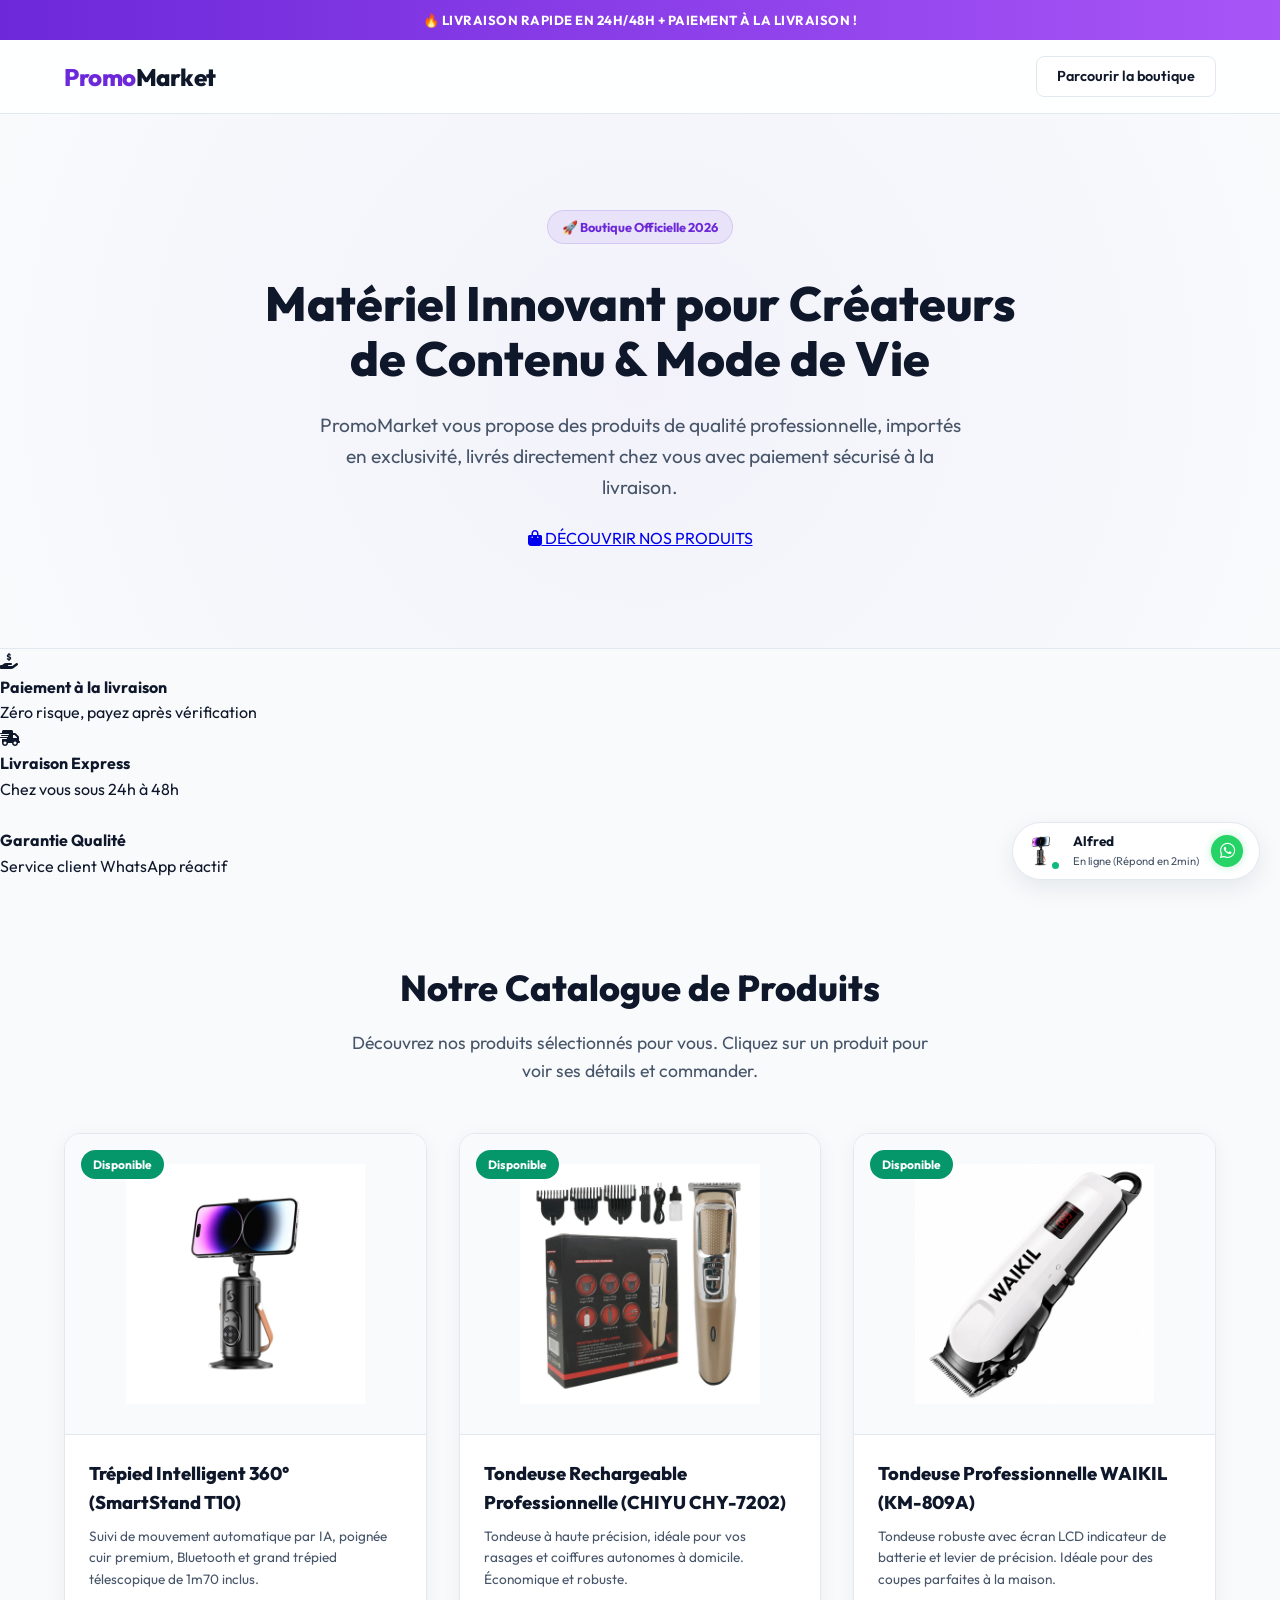
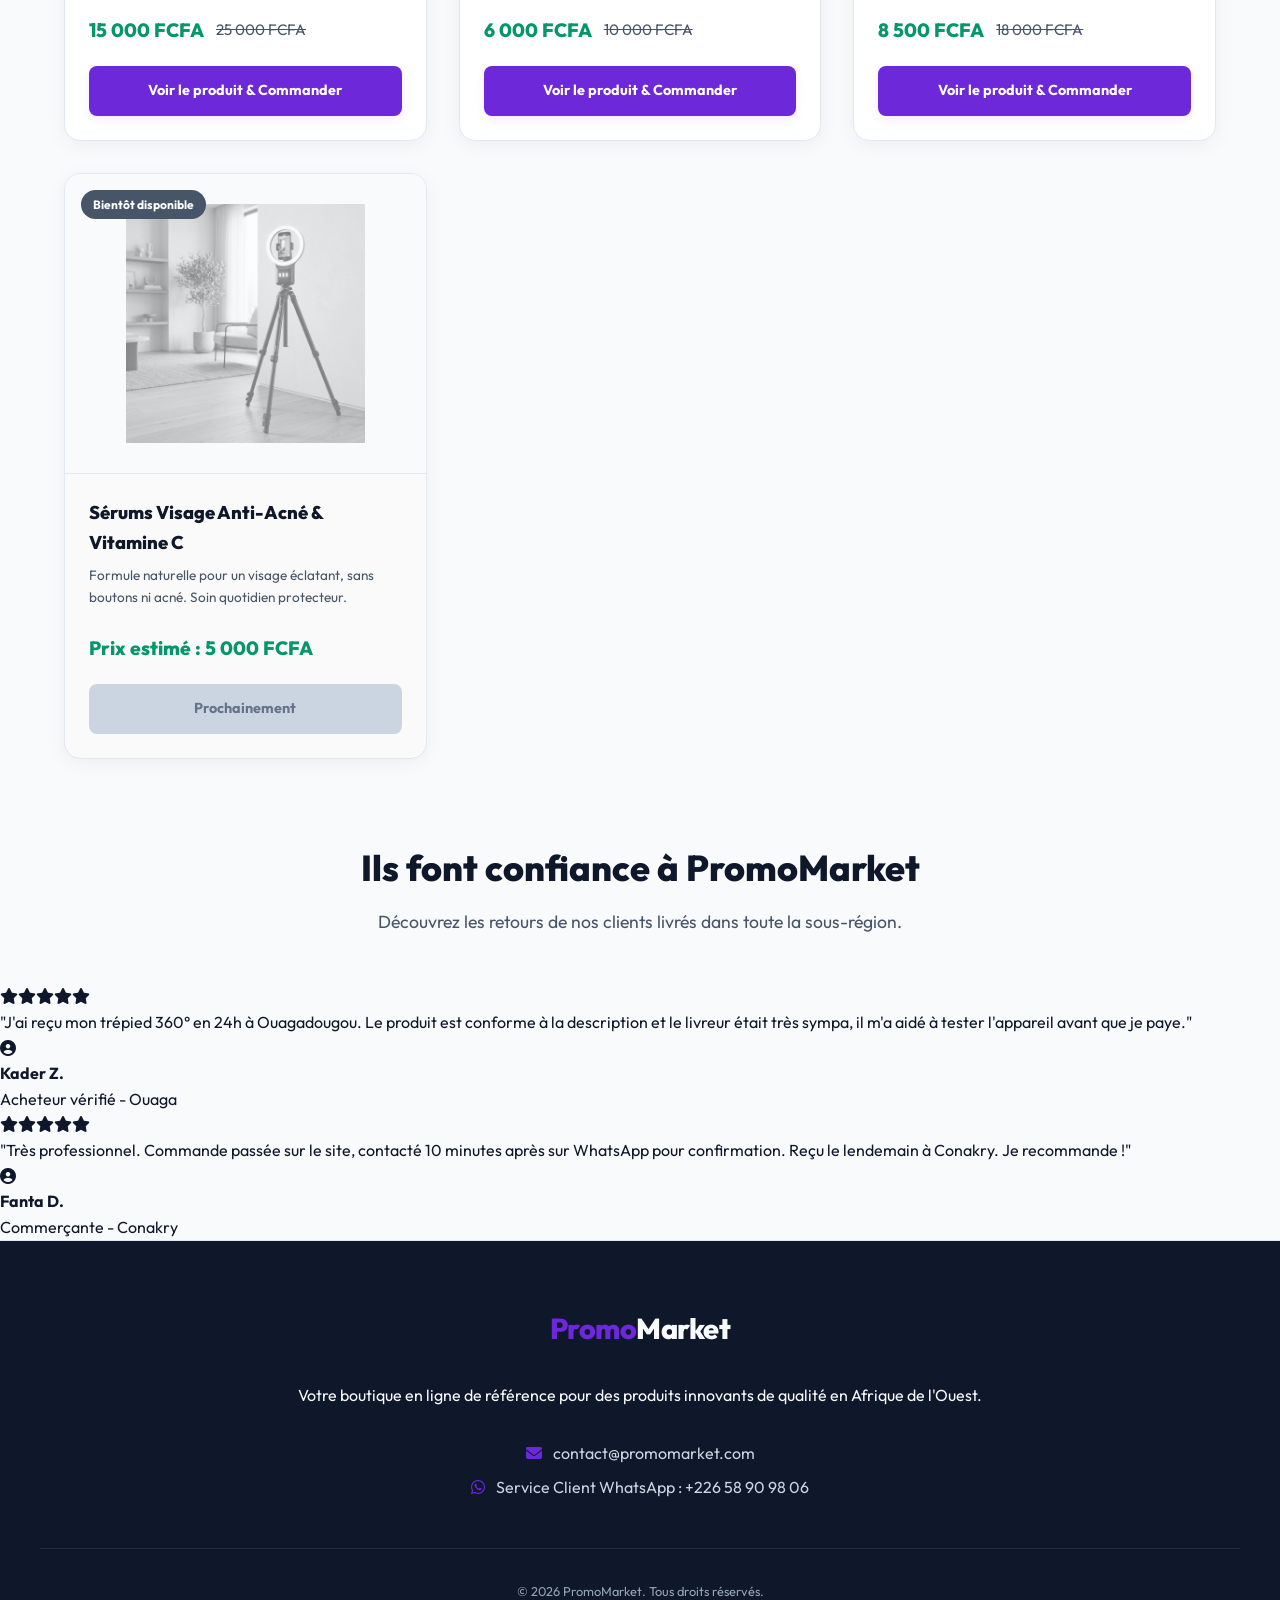
<file: index.html>
<!DOCTYPE html>
<html lang="fr">
<head>
    <meta charset="UTF-8">
    <meta name="viewport" content="width=device-width, initial-scale=1.0">
    <title>PromoMarket | Votre Boutique E-commerce en Afrique de l'Ouest</title>
    <meta name="description" content="Découvrez notre sélection de produits innovants de qualité professionnelle sur PromoMarket. Paiement à la livraison et livraison rapide.">
    <!-- Google Fonts -->
    <link rel="preconnect" href="https://fonts.googleapis.com">
    <link rel="preconnect" href="https://fonts.gstatic.com" crossorigin>
    <link href="https://fonts.googleapis.com/css2?family=Outfit:wght@300;400;600;700;800&display=swap" rel="stylesheet">
    <!-- FontAwesome for Icons -->
    <link rel="stylesheet" href="https://cdnjs.cloudflare.com/ajax/libs/font-awesome/6.4.0/css/all.min.css">
    <!-- CSS Stylesheet -->
    <link rel="stylesheet" href="style.css">
    <!-- Meta Pixel Code -->
    <script>
    !function(f,b,e,v,n,t,s)
    {if(f.fbq)return;n=f.fbq=function(){n.callMethod?
    n.callMethod.apply(n,arguments):n.queue.push(arguments)};
    if(!f._fbq)f._fbq=n;n.push=n;n.loaded=!0;n.version='2.0';
    n.queue=[];t=b.createElement(e);t.async=!0;
    t.src=v;s=b.getElementsByTagName(e)[0];
    s.parentNode.insertBefore(t,s)}(window, document,'script',
    'https://connect.facebook.net/en_US/fbevents.js');
    fbq('init', '1580750226796883');
    fbq('track', 'PageView');
    </script>
    <noscript><img height="1" width="1" style="display:none"
    src="https://www.facebook.com/tr?id=1580750226796883&ev=PageView&noscript=1"
    /></noscript>
    <!-- End Meta Pixel Code -->
</head>
<body>

    <!-- Bandeau d'Urgence / Info -->
    <div class="promo-bar" id="promoBar">
        <span>🔥 LIVRAISON RAPIDE EN 24H/48H + PAIEMENT À LA LIVRAISON !</span>
    </div>

    <!-- En-tête / Header -->
    <header class="main-header" id="mainHeader">
        <div class="header-container">
            <div class="logo">
                <span class="logo-accent">Promo</span>Market
            </div>
            <div class="header-right">
                <a href="#catalog-section" class="btn-header" id="btnHeaderCatalog">Parcourir la boutique</a>
            </div>
        </div>
    </header>

    <main>
        <!-- Section Héro Boutique (Accueil) -->
        <section class="home-hero-section" id="homeHeroSection">
            <div class="home-hero-container">
                <span class="badge">🚀 Boutique Officielle 2026</span>
                <h1>Matériel Innovant pour Créateurs de Contenu & Mode de Vie</h1>
                <p class="home-hero-subtitle">PromoMarket vous propose des produits de qualité professionnelle, importés en exclusivité, livrés directement chez vous avec paiement sécurisé à la livraison.</p>
                <a href="#catalog-section" class="btn-primary pulse" id="btnHomeCTA">
                    <i class="fa-solid fa-bag-shopping"></i> DÉCOUVRIR NOS PRODUITS
                </a>
            </div>
        </section>

        <!-- Section Avantages Client -->
        <section class="guarantee-bar" id="guaranteeBar">
            <div class="guarantee-item">
                <i class="fa-solid fa-hand-holding-dollar"></i>
                <div>
                    <h4>Paiement à la livraison</h4>
                    <p>Zéro risque, payez après vérification</p>
                </div>
            </div>
            <div class="guarantee-item">
                <i class="fa-solid fa-truck-fast"></i>
                <div>
                    <h4>Livraison Express</h4>
                    <p>Chez vous sous 24h à 48h</p>
                </div>
            </div>
            <div class="guarantee-item">
                <i class="fa-solid fa-shield-check"></i>
                <div>
                    <h4>Garantie Qualité</h4>
                    <p>Service client WhatsApp réactif</p>
                </div>
            </div>
        </section>

        <!-- Section Catalogue (Grille de Produits) -->
        <section class="catalog-section" id="catalog-section">
            <div class="section-title">
                <h2>Notre Catalogue de Produits</h2>
                <p>Découvrez nos produits sélectionnés pour vous. Cliquez sur un produit pour voir ses détails et commander.</p>
            </div>
            
            <div class="product-grid">
                <!-- Produit 1 : Trépied 360 -->
                <div class="product-card">
                    <div class="product-card-badge">Disponible</div>
                    <div class="product-card-image">
                        <img src="tripod-front.jpg" alt="Trépied intelligent 360 degrés">
                    </div>
                    <div class="product-card-content">
                        <h3>Trépied Intelligent 360° (SmartStand T10)</h3>
                        <p class="product-card-desc">Suivi de mouvement automatique par IA, poignée cuir premium, Bluetooth et grand trépied télescopique de 1m70 inclus.</p>
                        <div class="product-card-pricing">
                            <span class="card-price-new">15 000 FCFA</span>
                            <span class="card-price-old">25 000 FCFA</span>
                        </div>
                        <a href="produit-trepied.html" class="btn-product-view">Voir le produit & Commander</a>
                    </div>
                </div>

                <!-- Produit 2 : Tondeuse Rechargeable -->
                <div class="product-card">
                    <div class="product-card-badge">Disponible</div>
                    <div class="product-card-image">
                        <img src="tondeuse-dor-boite.jpg" alt="Tondeuse Rechargeable Professionnelle CHIYU CHY-7202">
                    </div>
                    <div class="product-card-content">
                        <h3>Tondeuse Rechargeable Professionnelle (CHIYU CHY-7202)</h3>
                        <p class="product-card-desc">Tondeuse à haute précision, idéale pour vos rasages et coiffures autonomes à domicile. Économique et robuste.</p>
                        <div class="product-card-pricing">
                            <span class="card-price-new">6 000 FCFA</span>
                            <span class="card-price-old">10 000 FCFA</span>
                        </div>
                        <a href="produit-tondeuse.html" class="btn-product-view">Voir le produit & Commander</a>
                    </div>
                </div>

                <!-- Produit 3 : Tondeuse Professionnelle WAIKIL -->
                <div class="product-card">
                    <div class="product-card-badge">Disponible</div>
                    <div class="product-card-image">
                        <img src="waikil-trimmer.jpg" alt="Tondeuse Professionnelle WAIKIL KM-809A">
                    </div>
                    <div class="product-card-content">
                        <h3>Tondeuse Professionnelle WAIKIL (KM-809A)</h3>
                        <p class="product-card-desc">Tondeuse robuste avec écran LCD indicateur de batterie et levier de précision. Idéale pour des coupes parfaites à la maison.</p>
                        <div class="product-card-pricing">
                            <span class="card-price-new">8 500 FCFA</span>
                            <span class="card-price-old">18 000 FCFA</span>
                        </div>
                        <a href="produit-tondeuse-waikil.html" class="btn-product-view">Voir le produit & Commander</a>
                    </div>
                </div>

                <!-- Produit 4 : Sérum Visage (Bientôt disponible) -->
                <div class="product-card product-disabled">
                    <div class="product-card-badge badge-soon">Bientôt disponible</div>
                    <div class="product-card-image">
                        <img src="smart_tripod_360.png" alt="Sérum visage Vitamine C" style="filter: grayscale(1) opacity(0.5);">
                    </div>
                    <div class="product-card-content">
                        <h3>Sérums Visage Anti-Acné & Vitamine C</h3>
                        <p class="product-card-desc">Formule naturelle pour un visage éclatant, sans boutons ni acné. Soin quotidien protecteur.</p>
                        <div class="product-card-pricing">
                            <span class="card-price-new">Prix estimé : 5 000 FCFA</span>
                        </div>
                        <a href="#" class="btn-product-view btn-disabled" onclick="return false;">Prochainement</a>
                    </div>
                </div>
            </div>
        </section>

        <!-- Section Témoignages Rapides -->
        <section class="testimonials-section">
            <div class="section-title">
                <h2>Ils font confiance à PromoMarket</h2>
                <p>Découvrez les retours de nos clients livrés dans toute la sous-région.</p>
            </div>
            <div class="testimonials-container">
                <div class="testimonial-card">
                    <div class="stars">
                        <i class="fa-solid fa-star"></i><i class="fa-solid fa-star"></i><i class="fa-solid fa-star"></i><i class="fa-solid fa-star"></i><i class="fa-solid fa-star"></i>
                    </div>
                    <p class="testimonial-text">"J'ai reçu mon trépied 360° en 24h à Ouagadougou. Le produit est conforme à la description et le livreur était très sympa, il m'a aidé à tester l'appareil avant que je paye."</p>
                    <div class="testimonial-user">
                        <div class="avatar"><i class="fa-solid fa-circle-user"></i></div>
                        <div>
                            <h4>Kader Z.</h4>
                            <span>Acheteur vérifié - Ouaga</span>
                        </div>
                    </div>
                </div>
                <div class="testimonial-card">
                    <div class="stars">
                        <i class="fa-solid fa-star"></i><i class="fa-solid fa-star"></i><i class="fa-solid fa-star"></i><i class="fa-solid fa-star"></i><i class="fa-solid fa-star"></i>
                    </div>
                    <p class="testimonial-text">"Très professionnel. Commande passée sur le site, contacté 10 minutes après sur WhatsApp pour confirmation. Reçu le lendemain à Conakry. Je recommande !"</p>
                    <div class="testimonial-user">
                        <div class="avatar"><i class="fa-solid fa-circle-user"></i></div>
                        <div>
                            <h4>Fanta D.</h4>
                            <span>Commerçante - Conakry</span>
                        </div>
                    </div>
                </div>
            </div>
        </section>
    </main>

    <!-- Pied de page / Footer -->
    <footer class="main-footer" id="mainFooter">
        <div class="footer-container">
            <div class="footer-logo">
                <span class="logo-accent">Promo</span>Market
            </div>
            <p>Votre boutique en ligne de référence pour des produits innovants de qualité en Afrique de l'Ouest.</p>
            <div class="footer-contact">
                <p><i class="fa-solid fa-envelope"></i> contact@promomarket.com</p>
                <p><i class="fa-brands fa-whatsapp"></i> Service Client WhatsApp : +226 58 90 98 06</p>
            </div>
            <div class="footer-bottom">
                <p>&copy; 2026 PromoMarket. Tous droits réservés.</p>
            </div>
        </div>
    </footer>

    <!-- Widget WhatsApp Flottant -->
    <a href="https://wa.me/22658909806" class="whatsapp-float-widget" id="whatsappWidget" target="_blank">
        <div class="widget-avatar-container">
            <img src="tripod-front.jpg" alt="Alfred PromoMarket">
            <span class="online-indicator"></span>
        </div>
        <div class="widget-text-container">
            <strong>Alfred</strong>
            <span>En ligne (Répond en 2min)</span>
        </div>
        <div class="whatsapp-widget-icon">
            <i class="fa-brands fa-whatsapp"></i>
        </div>
    </a>
    <!-- Formulaire masqué pour la détection automatique Netlify Forms -->
    <form name="commande-rapide" method="POST" netlify style="display: none;">
        <input type="text" name="productName">
        <input type="text" name="fullName">
        <input type="tel" name="phoneNumber">
        <input type="text" name="city">
        <input type="text" name="landmark">
        <select name="quantity">
            <option value="1"></option>
            <option value="2"></option>
            <option value="3"></option>
        </select>
    </form>

</body>
</html>
</file>
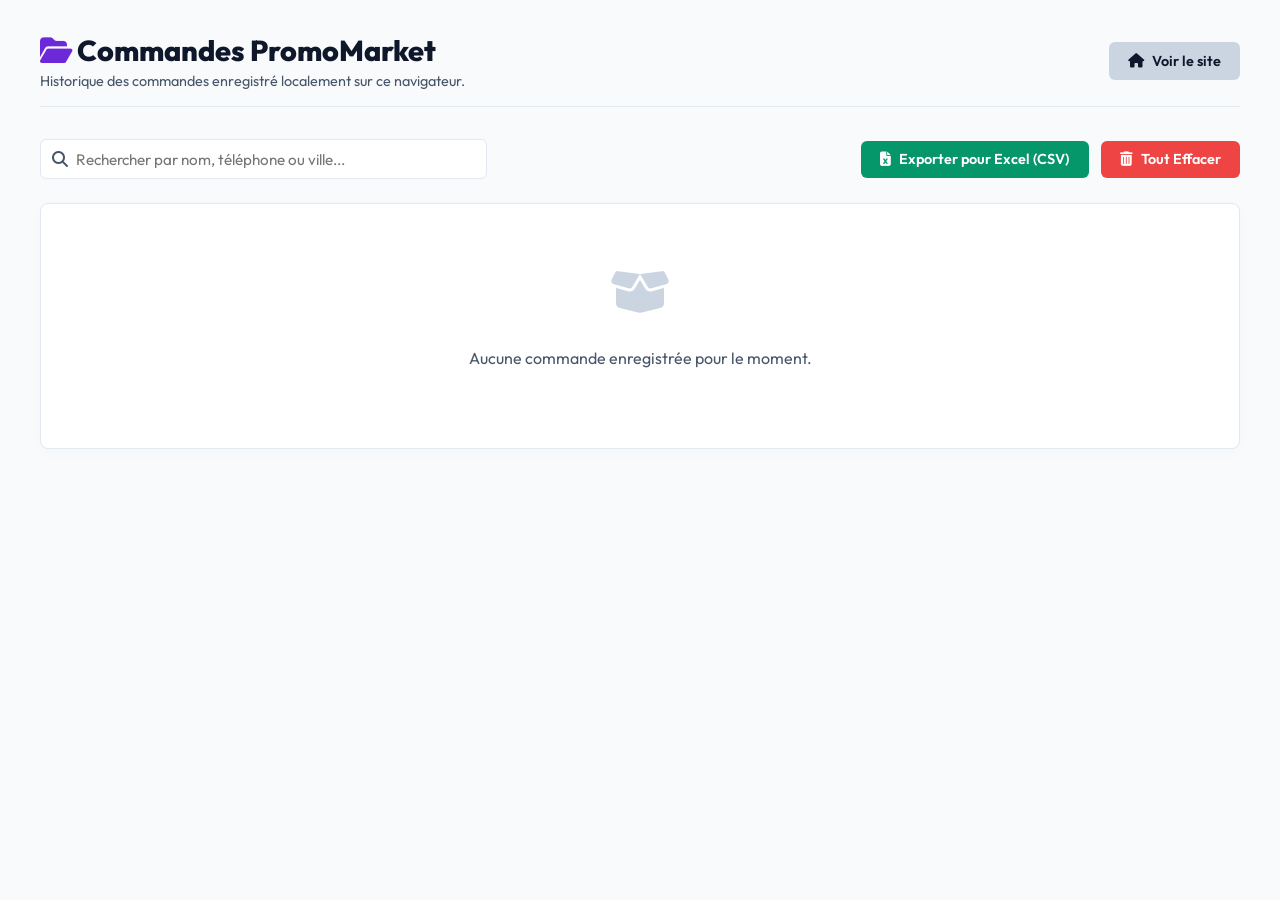
<file: commandes.html>
<!DOCTYPE html>
<html lang="fr">
<head>
    <meta charset="UTF-8">
    <meta name="viewport" content="width=device-width, initial-scale=1.0">
    <title>PromoMarket | Gestion Locale des Commandes</title>
    <!-- Google Fonts -->
    <link rel="preconnect" href="https://fonts.googleapis.com">
    <link rel="preconnect" href="https://fonts.gstatic.com" crossorigin>
    <link href="https://fonts.googleapis.com/css2?family=Outfit:wght@300;400;600;700;800&display=swap" rel="stylesheet">
    <!-- FontAwesome -->
    <link rel="stylesheet" href="https://cdnjs.cloudflare.com/ajax/libs/font-awesome/6.4.0/css/all.min.css">
    <!-- Inline styles for standalone admin look -->
    <style>
        :root {
            --bg-main: #f8fafc;
            --bg-card: #ffffff;
            --border-color: #e2e8f0;
            --text-primary: #0f172a;
            --text-secondary: #475569;
            --accent-purple: #6d28d9;
            --accent-purple-glow: rgba(109, 40, 217, 0.08);
            --accent-emerald: #059669;
            --font-family: 'Outfit', sans-serif;
        }

        body {
            font-family: var(--font-family);
            background-color: var(--bg-main);
            color: var(--text-primary);
            padding: 2rem;
            margin: 0;
        }

        .container {
            max-width: 1200px;
            margin: 0 auto;
        }

        header {
            display: flex;
            justify-content: space-between;
            align-items: center;
            margin-bottom: 2rem;
            border-bottom: 1px solid var(--border-color);
            padding-bottom: 1rem;
        }

        h1 {
            font-size: 1.8rem;
            font-weight: 800;
            margin: 0;
        }

        .btn {
            background-color: var(--accent-purple);
            color: #fff;
            border: none;
            padding: 0.6rem 1.2rem;
            border-radius: 6px;
            font-family: var(--font-family);
            font-weight: 600;
            cursor: pointer;
            text-decoration: none;
            display: inline-flex;
            align-items: center;
            gap: 0.5rem;
            font-size: 0.9rem;
            transition: all 0.2s ease;
        }

        .btn:hover {
            background-color: #5b21b6;
        }

        .btn-secondary {
            background-color: #cbd5e1;
            color: var(--text-primary);
        }

        .btn-secondary:hover {
            background-color: #94a3b8;
        }

        .btn-danger {
            background-color: #ef4444;
        }

        .btn-danger:hover {
            background-color: #dc2626;
        }

        .btn-success {
            background-color: var(--accent-emerald);
        }

        .btn-success:hover {
            background-color: #047857;
        }

        .controls {
            display: flex;
            justify-content: space-between;
            align-items: center;
            gap: 1rem;
            margin-bottom: 1.5rem;
            flex-wrap: wrap;
        }

        .search-wrapper {
            position: relative;
            flex-grow: 1;
            max-width: 400px;
        }

        .search-wrapper i {
            position: absolute;
            left: 0.75rem;
            top: 50%;
            transform: translateY(-50%);
            color: var(--text-secondary);
        }

        .search-input {
            width: 100%;
            padding: 0.6rem 0.6rem 0.6rem 2.2rem;
            border: 1px solid var(--border-color);
            border-radius: 6px;
            font-family: var(--font-family);
            font-size: 0.95rem;
        }

        .actions-right {
            display: flex;
            gap: 0.75rem;
        }

        .orders-card {
            background-color: var(--bg-card);
            border: 1px solid var(--border-color);
            border-radius: 8px;
            overflow: hidden;
            box-shadow: 0 4px 15px rgba(0,0,0,0.02);
        }

        table {
            width: 100%;
            border-collapse: collapse;
            text-align: left;
        }

        th, td {
            padding: 1rem;
            border-bottom: 1px solid var(--border-color);
        }

        th {
            background-color: #f8fafc;
            font-weight: 700;
            color: var(--text-secondary);
            font-size: 0.85rem;
            text-transform: uppercase;
        }

        tr:hover {
            background-color: #f8fafc;
        }

        .empty-state {
            padding: 4rem;
            text-align: center;
            color: var(--text-secondary);
        }

        .empty-state i {
            font-size: 3rem;
            margin-bottom: 1rem;
            color: #cbd5e1;
        }
    </style>
</head>
<body>

    <div class="container">
        <header>
            <div>
                <h1><i class="fa-solid fa-folder-open" style="color: var(--accent-purple);"></i> Commandes PromoMarket</h1>
                <p style="color: var(--text-secondary); margin: 0.25rem 0 0 0; font-size: 0.9rem;">
                    Historique des commandes enregistré localement sur ce navigateur.
                </p>
            </div>
            <a href="index.html" class="btn btn-secondary"><i class="fa-solid fa-house"></i> Voir le site</a>
        </header>

        <div class="controls">
            <div class="search-wrapper">
                <i class="fa-solid fa-magnifying-glass"></i>
                <input type="text" id="searchInput" class="search-input" placeholder="Rechercher par nom, téléphone ou ville..." oninput="filterOrders()">
            </div>
            <div class="actions-right">
                <button onclick="exportToCSV()" class="btn btn-success"><i class="fa-solid fa-file-excel"></i> Exporter pour Excel (CSV)</button>
                <button onclick="clearOrders()" class="btn btn-danger"><i class="fa-solid fa-trash-can"></i> Tout Effacer</button>
            </div>
        </div>

        <div class="orders-card">
            <table id="ordersTable">
                <thead>
                    <tr>
                        <th>Date</th>
                        <th>Nom & Prénom</th>
                        <th>Téléphone (WhatsApp)</th>
                        <th>Ville & Quartier</th>
                        <th>Point de repère</th>
                        <th>Commande</th>
                        <th>Montant</th>
                    </tr>
                </thead>
                <tbody id="ordersBody">
                    <!-- Les commandes s'afficheront ici -->
                </tbody>
            </table>
            <div id="emptyState" class="empty-state" style="display: none;">
                <i class="fa-solid fa-box-open"></i>
                <p>Aucune commande enregistrée pour le moment.</p>
            </div>
        </div>
    </div>

    <script>
        // Charger les commandes depuis le LocalStorage
        let orders = [];
        
        function loadOrders() {
            try {
                orders = JSON.parse(localStorage.getItem('promomarket_orders') || '[]');
            } catch (err) {
                console.error("Erreur de chargement des commandes:", err);
                orders = [];
            }
            renderOrders(orders);
        }

        // Afficher les commandes dans le tableau
        function renderOrders(ordersList) {
            const tbody = document.getElementById('ordersBody');
            const emptyState = document.getElementById('emptyState');
            
            tbody.innerHTML = '';
            
            if (ordersList.length === 0) {
                emptyState.style.display = 'block';
                document.getElementById('ordersTable').style.display = 'none';
                return;
            }
            
            emptyState.style.display = 'none';
            document.getElementById('ordersTable').style.display = 'table';
            
            // Afficher du plus récent au plus ancien
            ordersList.slice().reverse().forEach(order => {
                const tr = document.createElement('tr');
                tr.innerHTML = `
                    <td style="font-weight: 600; font-size: 0.9rem;">${order.date || 'Non daté'}</td>
                    <td style="font-weight: 700;">${order.fullName}</td>
                    <td>
                        <a href="https://wa.me/${order.phoneNumber.replace(/[\s\+]/g, '')}" target="_blank" style="color: var(--accent-purple); text-decoration: none; font-weight: 600;">
                            <i class="fa-brands fa-whatsapp" style="color: #25d366;"></i> ${order.phoneNumber}
                        </a>
                    </td>
                    <td>${order.city}</td>
                    <td style="color: var(--text-secondary); font-style: italic; font-size: 0.9rem;">${order.landmark || '-'}</td>
                    <td><span style="background-color: var(--accent-purple-glow); color: var(--accent-purple); padding: 0.25rem 0.5rem; border-radius: 4px; font-weight: 600; font-size: 0.85rem;">${order.quantity}</span></td>
                    <td style="font-weight: 800; color: var(--accent-emerald);">${order.price}</td>
                `;
                tbody.appendChild(tr);
            });
        }

        // Filtrer les commandes avec la barre de recherche
        function filterOrders() {
            const query = document.getElementById('searchInput').value.toLowerCase().trim();
            const filtered = orders.filter(order => {
                return (
                    order.fullName.toLowerCase().includes(query) ||
                    order.phoneNumber.toLowerCase().includes(query) ||
                    order.city.toLowerCase().includes(query) ||
                    (order.landmark && order.landmark.toLowerCase().includes(query))
                );
            });
            renderOrders(filtered);
        }

        // Exporter en CSV pour Excel
        function exportToCSV() {
            if (orders.length === 0) {
                alert("Aucune commande à exporter.");
                return;
            }
            
            let csvContent = "data:text/csv;charset=utf-8,\uFEFF"; // BOM pour Excel accents
            csvContent += "Date;Nom complet;Telephone;Ville et Quartier;Point de repere;Commande;Montant\r\n";
            
            orders.forEach(order => {
                const row = [
                    order.date || '',
                    order.fullName,
                    order.phoneNumber,
                    order.city,
                    order.landmark || '',
                    order.quantity,
                    order.price
                ].map(text => `"${text.replace(/"/g, '""')}"`).join(";");
                csvContent += row + "\r\n";
            });
            
            const encodedUri = encodeURI(csvContent);
            const link = document.createElement("a");
            link.setAttribute("href", encodedUri);
            link.setAttribute("download", "commandes_promomarket.csv");
            document.body.appendChild(link);
            link.click();
            document.body.removeChild(link);
        }

        // Tout effacer
        function clearOrders() {
            if (confirm("Voulez-vous vraiment effacer TOUTES les commandes enregistrées sur ce navigateur ? Cette action est irréversible.")) {
                localStorage.removeItem('promomarket_orders');
                loadOrders();
            }
        }

        // Charger au démarrage
        window.onload = loadOrders;
    </script>
</body>
</html>
</file>
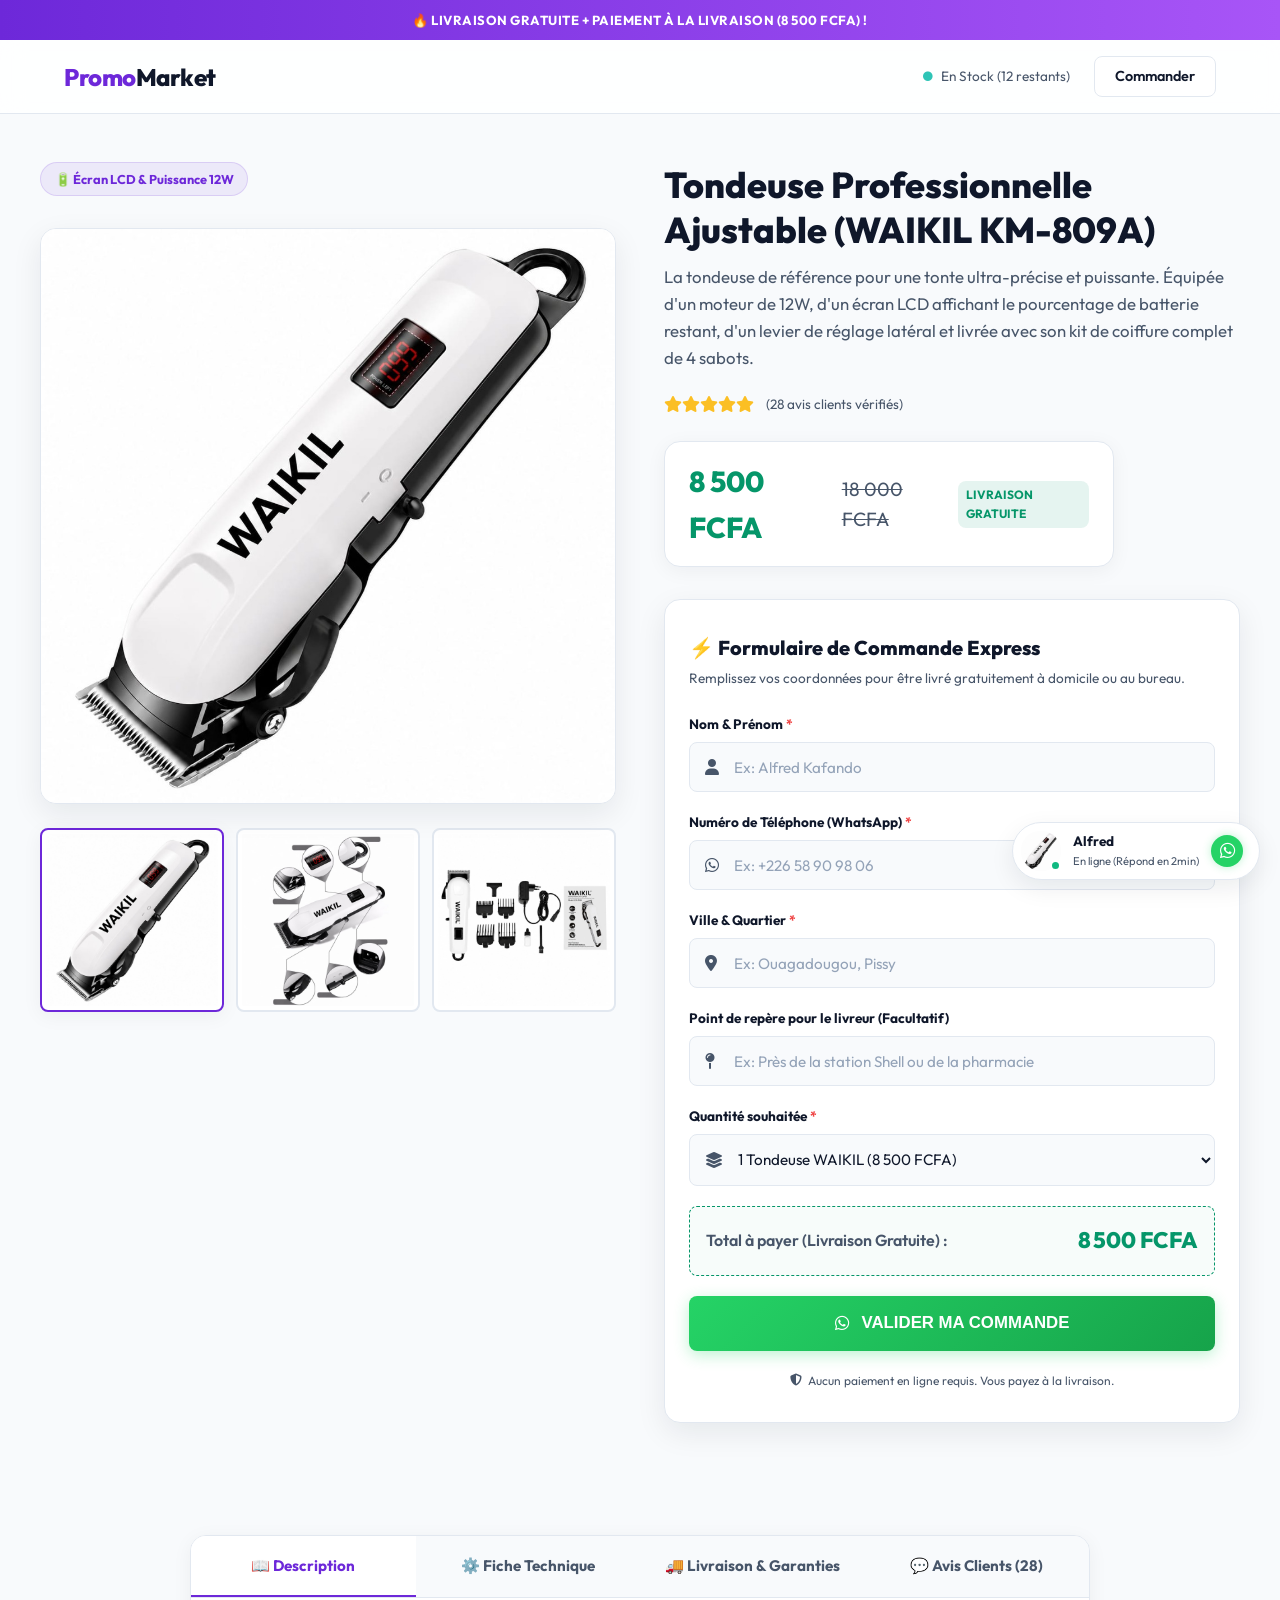
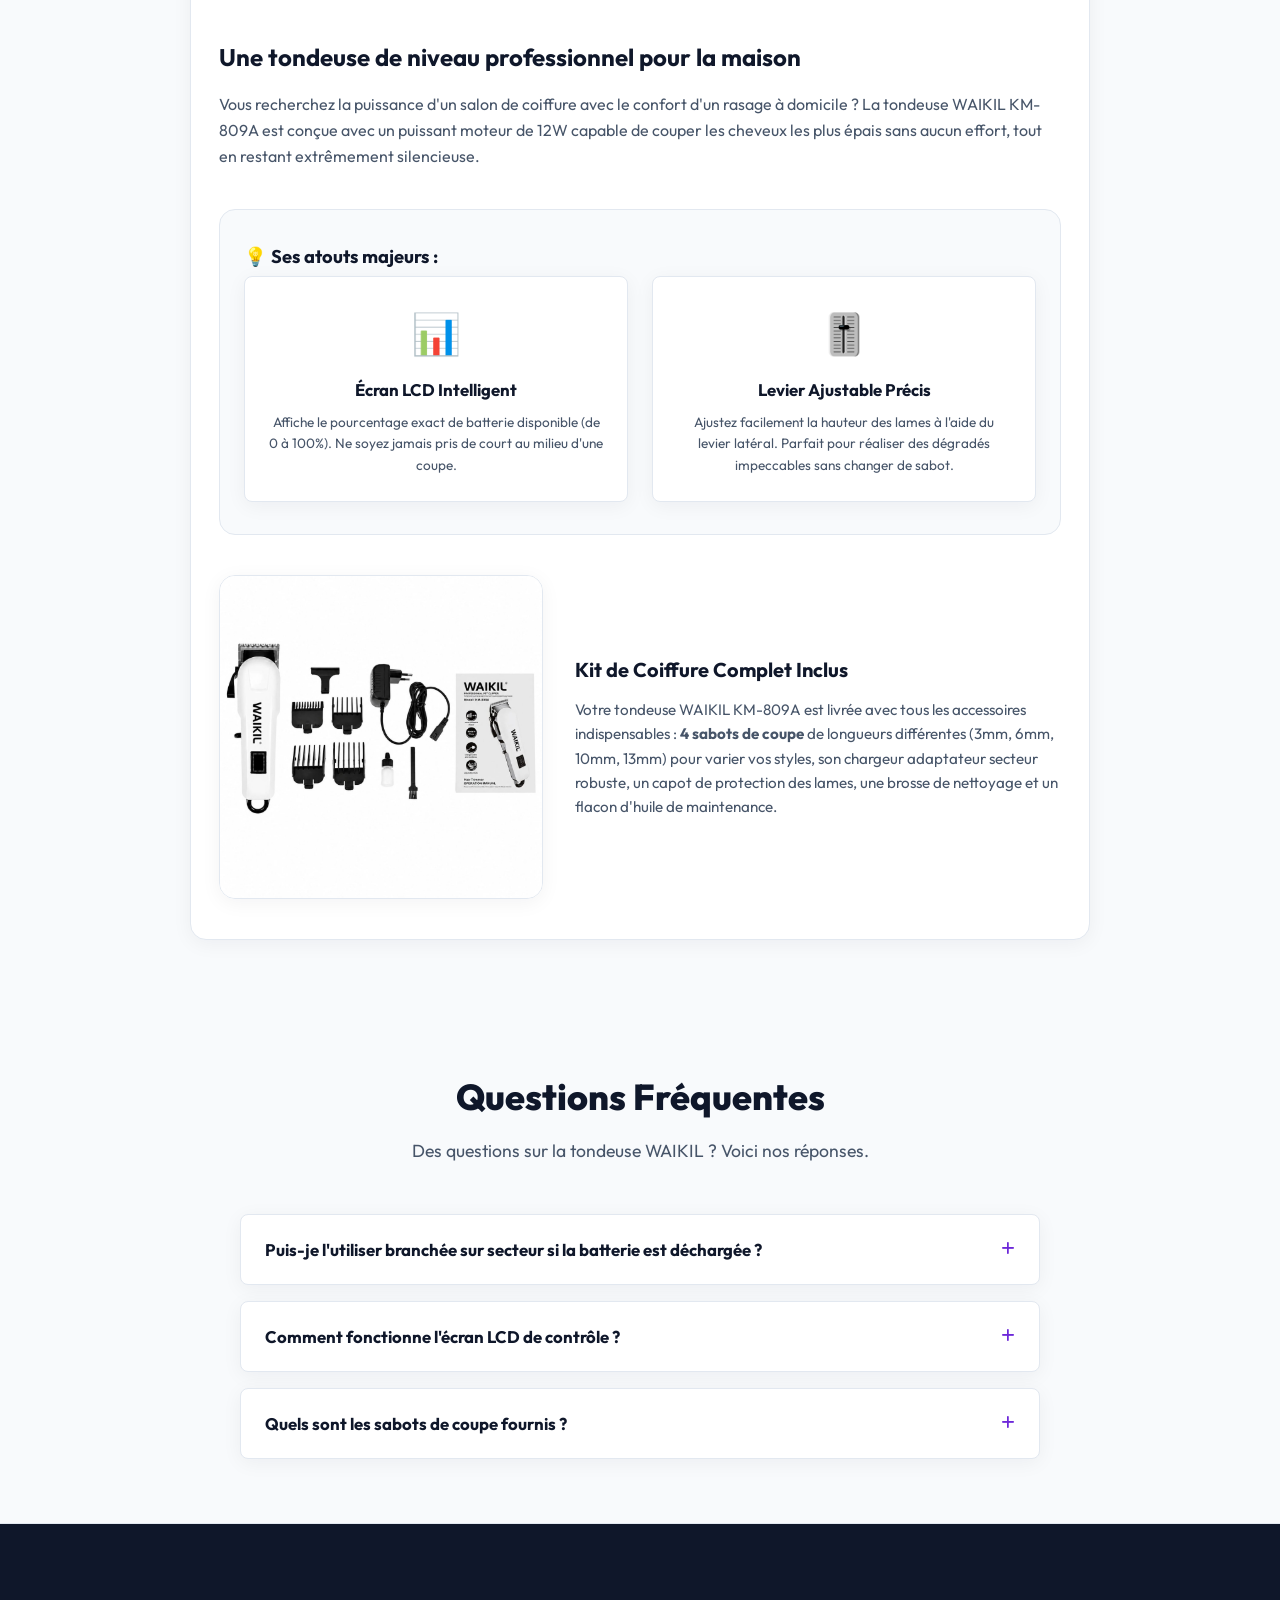
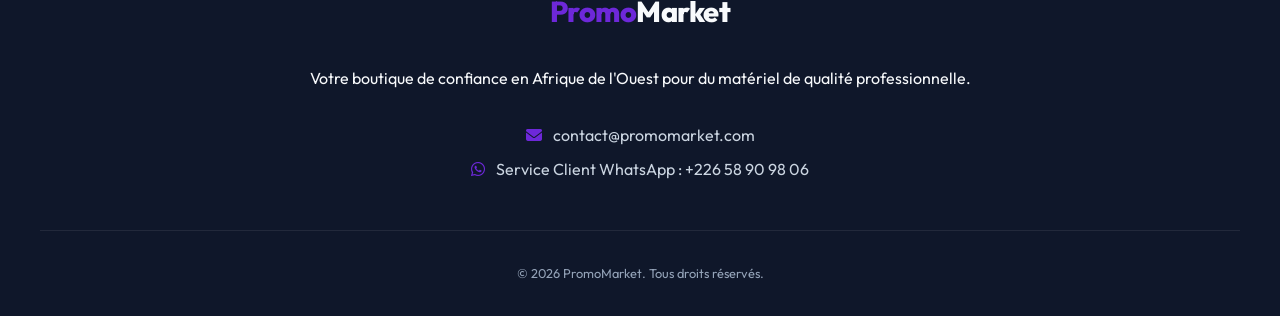
<file: produit-tondeuse-waikil.html>
<!DOCTYPE html>
<html lang="fr">
<head>
    <meta charset="UTF-8">
    <meta name="viewport" content="width=device-width, initial-scale=1.0">
    <title>Tondeuse Professionnelle WAIKIL KM-809A | PromoMarket</title>
    <meta name="description" content="Découvrez la puissance de la tondeuse WAIKIL KM-809A avec écran LCD intelligent. Moteur 12W, autonomie de 120-240 min, 4 sabots, livraison gratuite et paiement à la livraison !">
    <!-- Google Fonts -->
    <link rel="preconnect" href="https://fonts.googleapis.com">
    <link rel="preconnect" href="https://fonts.gstatic.com" crossorigin>
    <link href="https://fonts.googleapis.com/css2?family=Outfit:wght@300;400;600;700;800&display=swap" rel="stylesheet">
    <!-- FontAwesome for Icons -->
    <link rel="stylesheet" href="https://cdnjs.cloudflare.com/ajax/libs/font-awesome/6.4.0/css/all.min.css">
    <!-- CSS Stylesheet -->
    <link rel="stylesheet" href="style.css">
</head>
<body>

    <!-- Bandeau d'Urgence / Info -->
    <div class="promo-bar" id="promoBar">
        <span>🔥 LIVRAISON GRATUITE + PAIEMENT À LA LIVRAISON (8 500 FCFA) !</span>
    </div>

    <!-- En-tête / Header -->
    <header class="main-header" id="mainHeader">
        <div class="header-container">
            <a href="index.html" class="logo" style="text-decoration: none; color: inherit;">
                <span class="logo-accent">Promo</span>Market
            </a>
            <div class="header-right">
                <span class="stock-status"><i class="fa-solid fa-circle" style="color: #2ec4b6;"></i> En Stock (12 restants)</span>
                <a href="#order-section" class="btn-header" id="btnHeaderCTA">Commander</a>
            </div>
        </div>
    </header>

    <main>
        <!-- Section Produit & Commande (Hero Shopify Style) -->
        <section class="hero-section" id="heroSection">
            <div class="hero-container">
                
                <!-- Colonne Gauche : Galerie Photos -->
                <div class="hero-gallery">
                    <div class="badge">🔋 Écran LCD & Puissance 12W</div>
                    <div class="main-image-container">
                        <img src="waikil-trimmer.jpg" alt="Tondeuse professionnelle WAIKIL KM-809A" id="mainProductImage">
                    </div>
                    <div class="gallery-thumbnails">
                        <img src="waikil-trimmer.jpg" alt="Tondeuse WAIKIL debout" class="thumbnail active" onclick="changeImage('waikil-trimmer.jpg', this)">
                        <img src="waikil-details.jpg" alt="Caractéristiques techniques WAIKIL" class="thumbnail" onclick="changeImage('waikil-details.jpg', this)">
                        <img src="waikil-kit.jpg" alt="Coffret complet WAIKIL" class="thumbnail" onclick="changeImage('waikil-kit.jpg', this)">
                    </div>
                </div>

                <!-- Colonne Droite : Achat Rapide -->
                <div class="hero-buy-box">
                    <h1>Tondeuse Professionnelle Ajustable (WAIKIL KM-809A)</h1>
                    <p class="tagline">La tondeuse de référence pour une tonte ultra-précise et puissante. Équipée d'un moteur de 12W, d'un écran LCD affichant le pourcentage de batterie restant, d'un levier de réglage latéral et livrée avec son kit de coiffure complet de 4 sabots.</p>
                    
                    <div class="reviews-short">
                        <div class="stars">
                            <i class="fa-solid fa-star"></i><i class="fa-solid fa-star"></i><i class="fa-solid fa-star"></i><i class="fa-solid fa-star"></i><i class="fa-solid fa-star"></i>
                        </div>
                        <span>(28 avis clients vérifiés)</span>
                    </div>

                    <div class="price-container">
                        <span class="price-new">8 500 FCFA</span>
                        <span class="price-old">18 000 FCFA</span>
                        <span class="price-discount">LIVRAISON GRATUITE</span>
                    </div>

                    <!-- Formulaire d'Achat Direct -->
                    <div class="mini-checkout-wrapper" id="order-section">
                        <h3>⚡ Formulaire de Commande Express</h3>
                        <p class="form-sub">Remplissez vos coordonnées pour être livré gratuitement à domicile ou au bureau.</p>
                        
                        <form name="commande-rapide" method="POST" netlify id="orderForm" class="order-form"
                              data-product-name="Tondeuse Professionnelle WAIKIL KM-809A"
                              data-price1="8500"
                              data-price2="15000"
                              data-price3="21000"
                              data-price-text1="1 Tondeuse WAIKIL (8 500 FCFA)"
                              data-price-text2="2 Tondeuses WAIKIL (15 000 FCFA - Duo 🔥)"
                              data-price-text3="3 Tondeuses WAIKIL (21 000 FCFA - Trio 🔥)">
                            
                            <input type="hidden" name="form-name" value="commande-rapide">
                            <input type="hidden" name="productName" value="Tondeuse Professionnelle WAIKIL KM-809A">
                            
                            <div class="form-group">
                                <label for="fullName">Nom & Prénom <span class="required">*</span></label>
                                <div class="input-wrapper">
                                    <i class="fa-solid fa-user"></i>
                                    <input type="text" id="fullName" name="fullName" placeholder="Ex: Alfred Kafando" required>
                                </div>
                            </div>

                            <div class="form-group">
                                <label for="phoneNumber">Numéro de Téléphone (WhatsApp) <span class="required">*</span></label>
                                <div class="input-wrapper">
                                    <i class="fa-brands fa-whatsapp"></i>
                                    <input type="tel" id="phoneNumber" name="phoneNumber" placeholder="Ex: +226 58 90 98 06" required>
                                </div>
                            </div>

                            <div class="form-group">
                                <label for="city">Ville & Quartier <span class="required">*</span></label>
                                <div class="input-wrapper">
                                    <i class="fa-solid fa-location-dot"></i>
                                    <input type="text" id="city" name="city" placeholder="Ex: Ouagadougou, Pissy" required>
                                </div>
                            </div>

                            <div class="form-group">
                                <label for="landmark">Point de repère pour le livreur (Facultatif)</label>
                                <div class="input-wrapper">
                                    <i class="fa-solid fa-map-pin"></i>
                                    <input type="text" id="landmark" name="landmark" placeholder="Ex: Près de la station Shell ou de la pharmacie">
                                </div>
                            </div>

                            <div class="form-group">
                                <label for="quantity">Quantité souhaitée <span class="required">*</span></label>
                                <div class="input-wrapper">
                                    <i class="fa-solid fa-layer-group"></i>
                                    <select id="quantity" name="quantity">
                                        <option value="1" selected>1 Tondeuse WAIKIL (8 500 FCFA)</option>
                                        <option value="2">2 Tondeuses WAIKIL (15 000 FCFA - Pack Duo 🔥)</option>
                                        <option value="3">3 Tondeuses WAIKIL (21 000 FCFA - Pack Trio 🔥)</option>
                                    </select>
                                </div>
                            </div>

                            <div class="total-display">
                                <span>Total à payer (Livraison Gratuite) :</span>
                                <strong id="totalPrice">8 500 FCFA</strong>
                            </div>

                            <button type="submit" class="btn-submit pulse" id="btnSubmitOrder">
                                <i class="fa-brands fa-whatsapp"></i> VALIDER MA COMMANDE
                            </button>
                            <p class="form-footer-note"><i class="fa-solid fa-shield-halved"></i> Aucun paiement en ligne requis. Vous payez à la livraison.</p>
                        </form>
                    </div>

                </div>
            </div>
        </section>

        <!-- Section Onglets Interactifs (Tabs Shopify Style) -->
        <section class="tabs-section" id="tabsSection">
            <div class="tabs-container">
                <div class="tabs-header">
                    <button class="tab-btn active" data-tab="description">📖 Description</button>
                    <button class="tab-btn" data-tab="specs">⚙️ Fiche Technique</button>
                    <button class="tab-btn" data-tab="shipping">🚚 Livraison & Garanties</button>
                    <button class="tab-btn" data-tab="reviews">💬 Avis Clients (28)</button>
                </div>
                
                <div class="tabs-content">
                    <!-- Onglet 1: Description -->
                    <div class="tab-pane active" id="tab-description">
                        <div class="tab-desc-content">
                            <h3>Une tondeuse de niveau professionnel pour la maison</h3>
                            <p>Vous recherchez la puissance d'un salon de coiffure avec le confort d'un rasage à domicile ? La tondeuse WAIKIL KM-809A est conçue avec un puissant moteur de 12W capable de couper les cheveux les plus épais sans aucun effort, tout en restant extrêmement silencieuse.</p>
                            
                            <div class="gesture-guide">
                                <h4>💡 Ses atouts majeurs :</h4>
                                <div class="gesture-grid">
                                    <div class="gesture-card">
                                        <span class="gesture-icon">📊</span>
                                        <h5>Écran LCD Intelligent</h5>
                                        <p>Affiche le pourcentage exact de batterie disponible (de 0 à 100%). Ne soyez jamais pris de court au milieu d'une coupe.</p>
                                    </div>
                                    <div class="gesture-card">
                                        <span class="gesture-icon">🎚️</span>
                                        <h5>Levier Ajustable Précis</h5>
                                        <p>Ajustez facilement la hauteur des lames à l'aide du levier latéral. Parfait pour réaliser des dégradés impeccables sans changer de sabot.</p>
                                    </div>
                                </div>
                            </div>

                            <div class="desc-feature-highlight">
                                <img src="waikil-kit.jpg" alt="Kit complet tondeuse WAIKIL KM-809A">
                                <div>
                                    <h4>Kit de Coiffure Complet Inclus</h4>
                                    <p>Votre tondeuse WAIKIL KM-809A est livrée avec tous les accessoires indispensables : <strong>4 sabots de coupe</strong> de longueurs différentes (3mm, 6mm, 10mm, 13mm) pour varier vos styles, son chargeur adaptateur secteur robuste, un capot de protection des lames, une brosse de nettoyage et un flacon d'huile de maintenance.</p>
                                </div>
                            </div>
                        </div>
                    </div>

                    <!-- Onglet 2: Fiche Technique -->
                    <div class="tab-pane" id="tab-specs">
                        <div class="specs-table-wrapper">
                            <table class="specs-table">
                                <thead>
                                    <tr>
                                        <th>Caractéristique</th>
                                        <th>Spécification Réelle</th>
                                    </tr>
                                </thead>
                                <tbody>
                                    <tr>
                                        <td><strong>Type d'appareil</strong></td>
                                        <td>Tondeuse électrique professionnelle sans fil (et utilisable avec fil)</td>
                                    </tr>
                                    <tr>
                                        <td><strong>Puissance moteur</strong></td>
                                        <td>12W haute efficacité et coupe rapide</td>
                                    </tr>
                                    <tr>
                                        <td><strong>Autonomie</strong></td>
                                        <td>Batterie Lithium-ion rechargeable offrant de 120 à 240 minutes d'utilisation continue</td>
                                    </tr>
                                    <tr>
                                        <td><strong>Écran de contrôle</strong></td>
                                        <td>Affichage numérique LCD pour le niveau de batterie (en %) et indicateur de charge</td>
                                    </tr>
                                    <tr>
                                        <td><strong>Lames</strong></td>
                                        <td>Acier inoxydable haute précision avec levier d'ajustement latéral (0,5 mm à 15 mm)</td>
                                    </tr>
                                    <tr>
                                        <td><strong>Sabots fournis</strong></td>
                                        <td>4 guides de coupe interchangeables (3, 6, 10 et 13 mm)</td>
                                    </tr>
                                    <tr>
                                        <td><strong>Alimentation</strong></td>
                                        <td>Chargeur secteur robuste (100V-240V universel), fiche européenne standard</td>
                                    </tr>
                                </tbody>
                            </table>
                        </div>
                    </div>

                    <!-- Onglet 3: Livraison & Garanties -->
                    <div class="tab-pane" id="tab-shipping">
                        <div class="shipping-info-grid">
                            <div class="shipping-card">
                                <i class="fa-solid fa-truck-fast"></i>
                                <h4>Livraison Gratuite & Rapide</h4>
                                <p><strong>Zéro frais de port !</strong> Livraison 100% gratuite sous 24h à 48h à Ouagadougou et Conakry par nos livreurs dédiés. Pour l'intérieur, livraison via gares routières partenaires.</p>
                            </div>
                            <div class="shipping-card">
                                <i class="fa-solid fa-hand-holding-dollar"></i>
                                <h4>Paiement Sécurisé COD</h4>
                                <p><strong>Paiement à la livraison !</strong> Vous ne payez rien en ligne. Vous réglez la somme en espèces directement au livreur après avoir ouvert et vérifié votre colis.</p>
                            </div>
                            <div class="shipping-card">
                                <i class="fa-solid fa-rotate-left"></i>
                                <h4>Garantie Qualité de 7 Jours</h4>
                                <p>Toutes nos tondeuses sont testées avant livraison. En cas de défaut technique constaté sous 7 jours, nous procédons à un échange gratuit ou un remboursement.</p>
                            </div>
                        </div>
                    </div>

                    <!-- Onglet 4: Avis Clients -->
                    <div class="tab-pane" id="tab-reviews">
                        <div class="reviews-tab-content">
                            <div class="reviews-summary-box">
                                <div class="rating-number">4.9</div>
                                <div>
                                    <div class="stars">
                                        <i class="fa-solid fa-star"></i><i class="fa-solid fa-star"></i><i class="fa-solid fa-star"></i><i class="fa-solid fa-star"></i><i class="fa-solid fa-star"></i>
                                    </div>
                                    <p>Moyenne basée sur 28 retours clients vérifiés au Burkina Faso et en Guinée</p>
                                </div>
                            </div>
                            
                            <div class="reviews-list">
                                <div class="review-item">
                                    <div class="review-header">
                                        <strong>Issouf S.</strong>
                                        <span class="review-date">Ouagadougou, Burkina Faso</span>
                                    </div>
                                    <div class="stars"><i class="fa-solid fa-star"></i><i class="fa-solid fa-star"></i><i class="fa-solid fa-star"></i><i class="fa-solid fa-star"></i><i class="fa-solid fa-star"></i></div>
                                    <p>"Cette tondeuse est fantastique. Le moteur est vraiment puissant de 12W, rien à voir avec les petites tondeuses ordinaires. L'écran qui indique la batterie à 100% est hyper pratique. Très bon achat à 8 500 FCFA avec livraison gratuite."</p>
                                </div>
                                <div class="review-item">
                                    <div class="review-header">
                                        <strong>Drissa O.</strong>
                                        <span class="review-date">Ouagadougou, Somgandé</span>
                                    </div>
                                    <div class="stars"><i class="fa-solid fa-star"></i><i class="fa-solid fa-star"></i><i class="fa-solid fa-star"></i><i class="fa-solid fa-star"></i><i class="fa-solid fa-star-half-stroke"></i></div>
                                    <p>"La tondeuse coupe très bien et le réglage latéral de la hauteur est très solide. Le câble de charge est long et on peut l'utiliser directement branchée si on veut. Livrée en 24 heures chez moi."</p>
                                </div>
                                <div class="review-item">
                                    <div class="review-header">
                                        <strong>Alphonse K.</strong>
                                        <span class="review-date">Koudougou, Burkina Faso</span>
                                    </div>
                                    <div class="stars"><i class="fa-solid fa-star"></i><i class="fa-solid fa-star"></i><i class="fa-solid fa-star"></i><i class="fa-solid fa-star"></i><i class="fa-solid fa-star"></i></div>
                                    <p>"Super qualité ! J'ai commandé le pack de 2 tondeuses à 17 000 FCFA pour moi et mon fils. Reçu en parfait état via bus TSR, très bien emballé. Je recommande vivement."</p>
                                </div>
                            </div>
                        </div>
                    </div>
                </div>
            </div>
        </section>

        <!-- Section FAQ (Foire aux questions) -->
        <section class="faq-section" id="faqSection">
            <div class="section-title">
                <h2>Questions Fréquentes</h2>
                <p>Des questions sur la tondeuse WAIKIL ? Voici nos réponses.</p>
            </div>
            <div class="faq-container">
                <div class="faq-item">
                    <button class="faq-question">
                        <span>Puis-je l'utiliser branchée sur secteur si la batterie est déchargée ?</span>
                        <i class="fa-solid fa-plus"></i>
                    </button>
                    <div class="faq-answer">
                        <p>Oui, absolument ! Cette tondeuse dispose d'un double mode d'alimentation. Vous pouvez l'utiliser de manière autonome sans fil ou la brancher directement sur une prise électrique avec son chargeur secteur si la batterie est à plat.</p>
                    </div>
                </div>

                <div class="faq-item">
                    <button class="faq-question">
                        <span>Comment fonctionne l'écran LCD de contrôle ?</span>
                        <i class="fa-solid fa-plus"></i>
                    </button>
                    <div class="faq-answer">
                        <p>L'écran LCD s'allume automatiquement lorsque la tondeuse est sous tension. Il affiche un chiffre de 0 à 100 correspondant au pourcentage restant d'autonomie de la batterie, ce qui vous indique précisément le moment où il faut la recharger.</p>
                    </div>
                </div>

                <div class="faq-item">
                    <button class="faq-question">
                        <span>Quels sont les sabots de coupe fournis ?</span>
                        <i class="fa-solid fa-plus"></i>
                    </button>
                    <div class="faq-answer">
                        <p>La tondeuse est livrée avec 4 guides de coupe interchangeables de tailles standard : 3 mm, 6 mm, 10 mm et 13 mm, vous permettant de réaliser des tontes de cheveux et de barbes de différentes longueurs de manière très précise.</p>
                    </div>
                </div>
            </div>
        </section>
    </main>

    <!-- Pied de page / Footer -->
    <footer class="main-footer" id="mainFooter">
        <div class="footer-container">
            <div class="footer-logo">
                <span class="logo-accent">Promo</span>Market
            </div>
            <p>Votre boutique de confiance en Afrique de l'Ouest pour du matériel de qualité professionnelle.</p>
            <div class="footer-contact">
                <p><i class="fa-solid fa-envelope"></i> contact@promomarket.com</p>
                <p><i class="fa-brands fa-whatsapp"></i> Service Client WhatsApp : +226 58 90 98 06</p>
            </div>
            <div class="footer-bottom">
                <p>&copy; 2026 PromoMarket. Tous droits réservés.</p>
            </div>
        </div>
    </footer>

    <!-- Barre d'achat collante mobile (Sticky Buy Bar) -->
    <div class="sticky-buy-bar" id="stickyBuyBar">
        <div class="sticky-bar-container">
            <div class="sticky-bar-info">
                                <strong>Tondeuse WAIKIL</strong>
                                <span class="sticky-price">8 500 FCFA</span>
                            </div>
            <a href="#order-section" class="sticky-bar-btn" id="stickyBuyBtn">Acheter Maintenant</a>
        </div>
    </div>

    <!-- Widget WhatsApp Flottant -->
    <a href="https://wa.me/22658909806" class="whatsapp-float-widget" id="whatsappWidget" target="_blank">
        <div class="widget-avatar-container">
            <img src="waikil-trimmer.jpg" alt="Alfred PromoMarket">
            <span class="online-indicator"></span>
        </div>
        <div class="widget-text-container">
            <strong>Alfred</strong>
            <span>En ligne (Répond en 2min)</span>
        </div>
        <div class="whatsapp-widget-icon">
            <i class="fa-brands fa-whatsapp"></i>
        </div>
    </a>

    <!-- Script JavaScript -->
    <script src="app.js"></script>
</body>
</html>
</file>
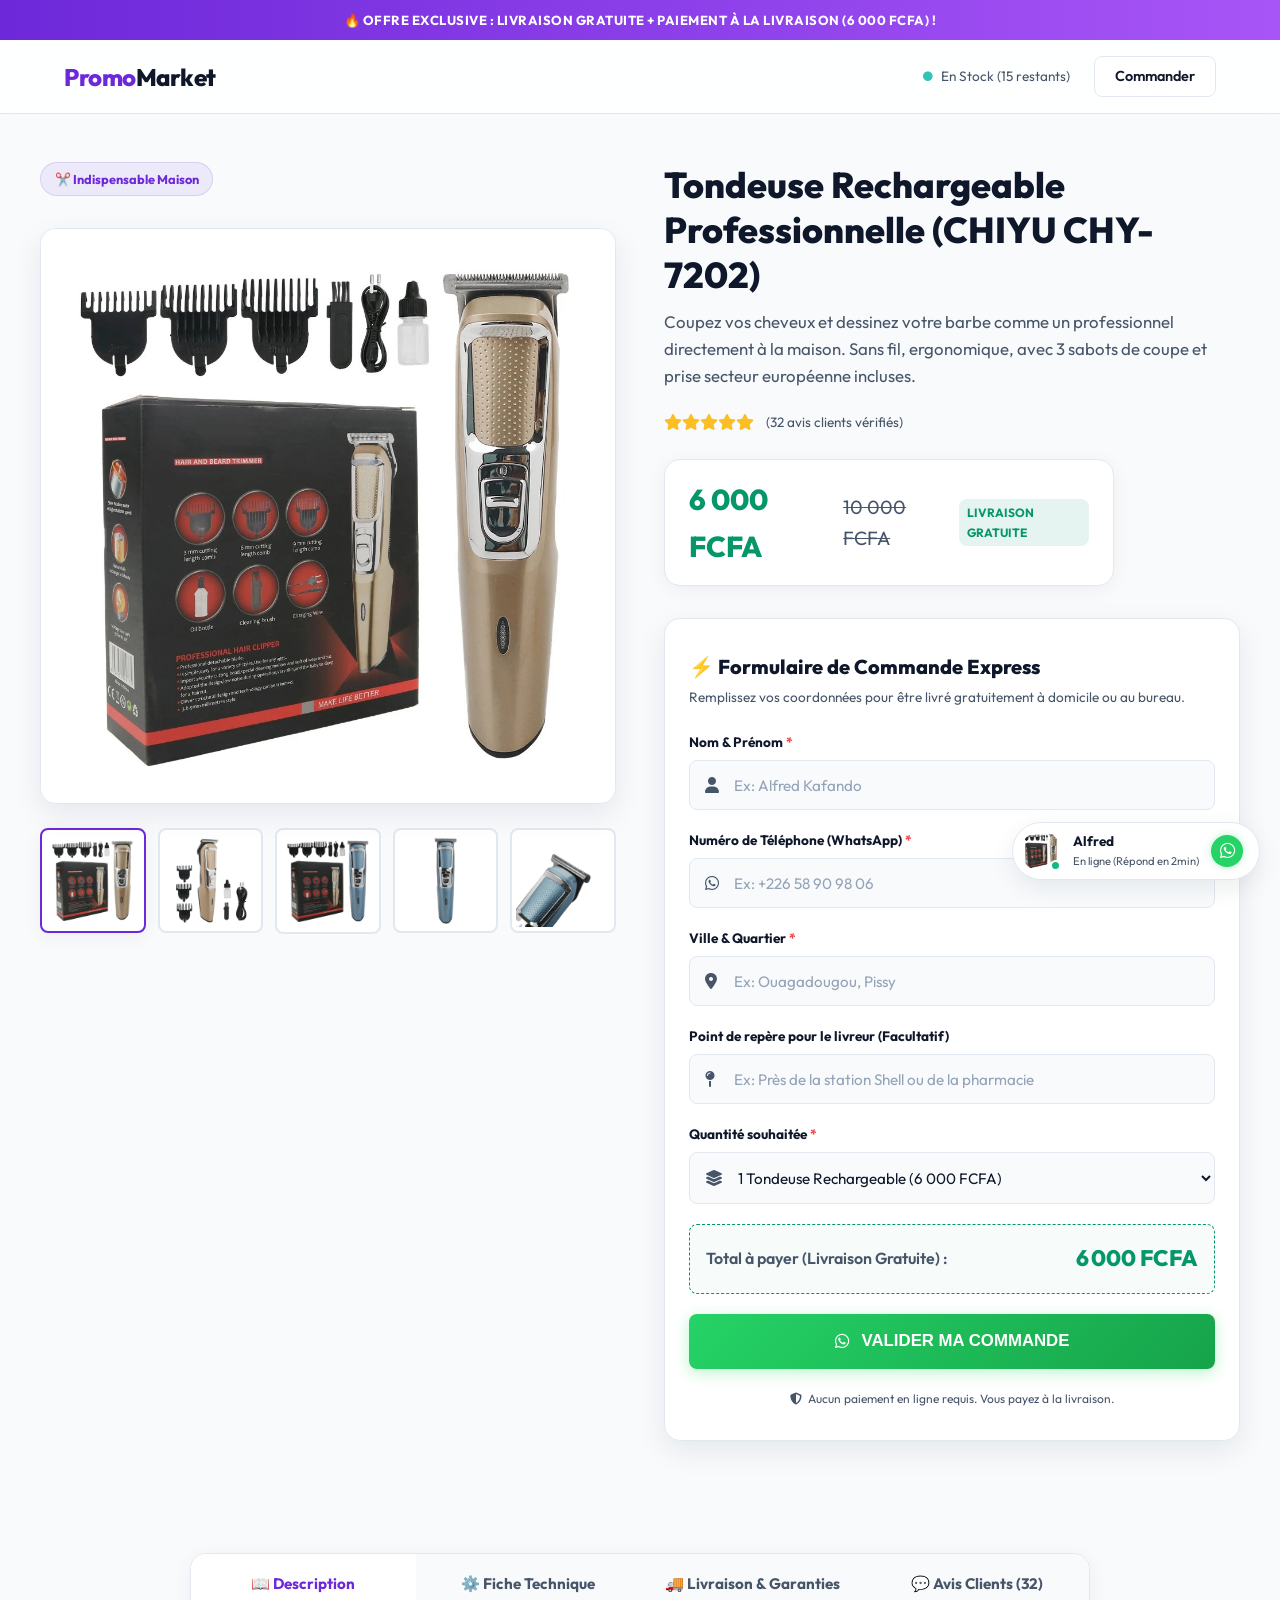
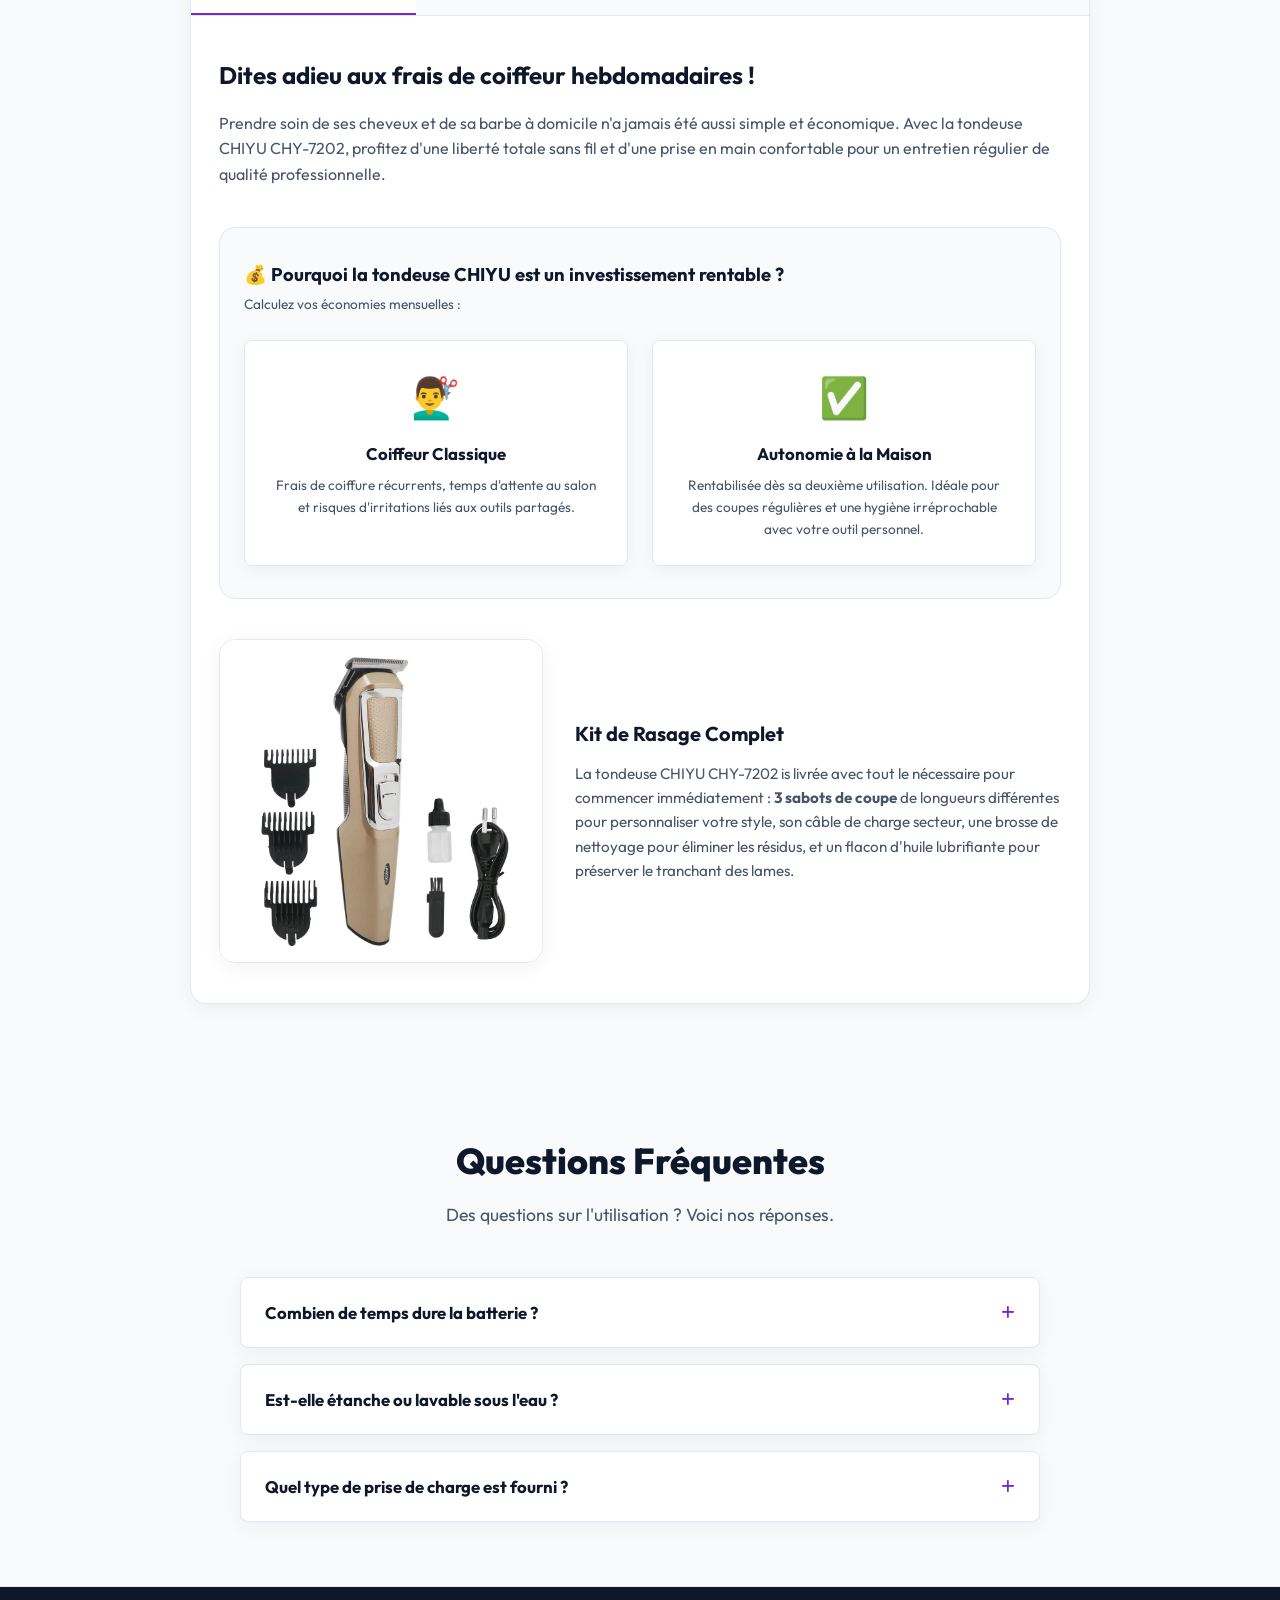
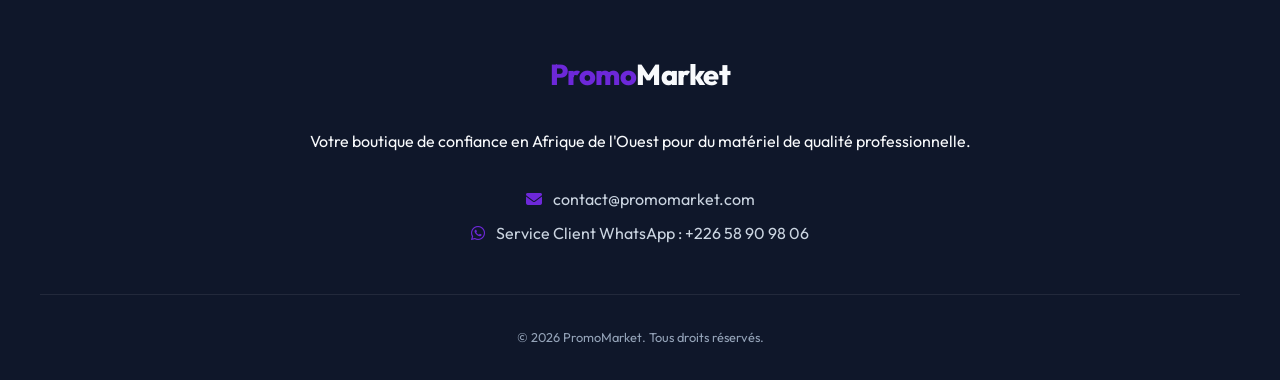
<file: produit-tondeuse.html>
<!DOCTYPE html>
<html lang="fr">
<head>
    <meta charset="UTF-8">
    <meta name="viewport" content="width=device-width, initial-scale=1.0">
    <title>Tondeuse Rechargeable Professionnelle CHIYU | PromoMarket</title>
    <meta name="description" content="Économisez sur vos frais de coiffure avec la tondeuse sans fil CHIYU CHY-7202. Lames acier haute précision, autonomie >100min, livraison gratuite et paiement à la livraison !">
    <!-- Google Fonts -->
    <link rel="preconnect" href="https://fonts.googleapis.com">
    <link rel="preconnect" href="https://fonts.gstatic.com" crossorigin>
    <link href="https://fonts.googleapis.com/css2?family=Outfit:wght@300;400;600;700;800&display=swap" rel="stylesheet">
    <!-- FontAwesome for Icons -->
    <link rel="stylesheet" href="https://cdnjs.cloudflare.com/ajax/libs/font-awesome/6.4.0/css/all.min.css">
    <!-- CSS Stylesheet -->
    <link rel="stylesheet" href="style.css">
    <!-- Meta Pixel Code -->
    <script>
    !function(f,b,e,v,n,t,s)
    {if(f.fbq)return;n=f.fbq=function(){n.callMethod?
    n.callMethod.apply(n,arguments):n.queue.push(arguments)};
    if(!f._fbq)f._fbq=n;n.push=n;n.loaded=!0;n.version='2.0';
    n.queue=[];t=b.createElement(e);t.async=!0;
    t.src=v;s=b.getElementsByTagName(e)[0];
    s.parentNode.insertBefore(t,s)}(window, document,'script',
    'https://connect.facebook.net/en_US/fbevents.js');
    fbq('init', '1580750226796883');
    fbq('track', 'PageView');
    </script>
    <noscript><img height="1" width="1" style="display:none"
    src="https://www.facebook.com/tr?id=1580750226796883&ev=PageView&noscript=1"
    /></noscript>
    <!-- End Meta Pixel Code -->
</head>
<body>

    <!-- Bandeau d'Urgence / Info -->
    <div class="promo-bar" id="promoBar">
        <span>🔥 OFFRE EXCLUSIVE : LIVRAISON GRATUITE + PAIEMENT À LA LIVRAISON (6 000 FCFA) !</span>
    </div>

    <!-- En-tête / Header -->
    <header class="main-header" id="mainHeader">
        <div class="header-container">
            <a href="index.html" class="logo" style="text-decoration: none; color: inherit;">
                <span class="logo-accent">Promo</span>Market
            </a>
            <div class="header-right">
                <span class="stock-status"><i class="fa-solid fa-circle" style="color: #2ec4b6;"></i> En Stock (15 restants)</span>
                <a href="#order-section" class="btn-header" id="btnHeaderCTA">Commander</a>
            </div>
        </div>
    </header>

    <main>
        <!-- Section Produit & Commande (Hero Shopify Style) -->
        <section class="hero-section" id="heroSection">
            <div class="hero-container">
                
                <!-- Colonne Gauche : Galerie Photos -->
                <div class="hero-gallery">
                    <div class="badge">✂️ Indispensable Maison</div>
                    <div class="main-image-container">
                        <img src="tondeuse-dor-boite.jpg" alt="Tondeuse rechargeable CHIYU CHY-7202 design premium" id="mainProductImage">
                    </div>
                    <div class="gallery-thumbnails">
                        <img src="tondeuse-dor-boite.jpg" alt="Tondeuse CHIYU boîte" class="thumbnail active" onclick="changeImage('tondeuse-dor-boite.jpg', this)">
                        <img src="tondeuse-dor-kit.jpg" alt="Tondeuse CHIYU kit complet" class="thumbnail" onclick="changeImage('tondeuse-dor-kit.jpg', this)">
                        <img src="tondeuse-bleu-boite.jpg" alt="Tondeuse CHIYU bleue" class="thumbnail" onclick="changeImage('tondeuse-bleu-boite.jpg', this)">
                        <img src="tondeuse-bleu-corps.jpg" alt="Corps de la tondeuse bleue" class="thumbnail" onclick="changeImage('tondeuse-bleu-corps.jpg', this)">
                        <img src="tondeuse-bleu-lame.jpg" alt="Lames de précision" class="thumbnail" onclick="changeImage('tondeuse-bleu-lame.jpg', this)">
                    </div>
                </div>

                <!-- Colonne Droite : Achat Rapide -->
                <div class="hero-buy-box">
                    <h1>Tondeuse Rechargeable Professionnelle (CHIYU CHY-7202)</h1>
                    <p class="tagline">Coupez vos cheveux et dessinez votre barbe comme un professionnel directement à la maison. Sans fil, ergonomique, avec 3 sabots de coupe et prise secteur européenne incluses.</p>
                    
                    <div class="reviews-short">
                        <div class="stars">
                            <i class="fa-solid fa-star"></i><i class="fa-solid fa-star"></i><i class="fa-solid fa-star"></i><i class="fa-solid fa-star"></i><i class="fa-solid fa-star"></i>
                        </div>
                        <span>(32 avis clients vérifiés)</span>
                    </div>

                    <div class="price-container">
                        <span class="price-new">6 000 FCFA</span>
                        <span class="price-old">10 000 FCFA</span>
                        <span class="price-discount">LIVRAISON GRATUITE</span>
                    </div>

                    <!-- Formulaire d'Achat Direct -->
                    <div class="mini-checkout-wrapper" id="order-section">
                        <h3>⚡ Formulaire de Commande Express</h3>
                        <p class="form-sub">Remplissez vos coordonnées pour être livré gratuitement à domicile ou au bureau.</p>
                        
                        <form name="commande-rapide" method="POST" netlify id="orderForm" class="order-form"
                              data-product-name="Tondeuse Rechargeable CHIYU CHY-7202"
                              data-price1="6000"
                              data-price2="11000"
                              data-price3="15000"
                              data-price-text1="1 Tondeuse CHIYU (6 000 FCFA)"
                              data-price-text2="2 Tondeuses CHIYU (11 000 FCFA - Duo 🔥)"
                              data-price-text3="3 Tondeuses CHIYU (15 000 FCFA - Famille 🔥)">
                            
                            <input type="hidden" name="form-name" value="commande-rapide">
                            <input type="hidden" name="productName" value="Tondeuse Rechargeable CHIYU CHY-7202">
                            
                            <div class="form-group">
                                <label for="fullName">Nom & Prénom <span class="required">*</span></label>
                                <div class="input-wrapper">
                                    <i class="fa-solid fa-user"></i>
                                    <input type="text" id="fullName" name="fullName" placeholder="Ex: Alfred Kafando" required>
                                </div>
                            </div>

                            <div class="form-group">
                                <label for="phoneNumber">Numéro de Téléphone (WhatsApp) <span class="required">*</span></label>
                                <div class="input-wrapper">
                                    <i class="fa-brands fa-whatsapp"></i>
                                    <input type="tel" id="phoneNumber" name="phoneNumber" placeholder="Ex: +226 58 90 98 06" required>
                                </div>
                            </div>

                            <div class="form-group">
                                <label for="city">Ville & Quartier <span class="required">*</span></label>
                                <div class="input-wrapper">
                                    <i class="fa-solid fa-location-dot"></i>
                                    <input type="text" id="city" name="city" placeholder="Ex: Ouagadougou, Pissy" required>
                                </div>
                            </div>

                            <div class="form-group">
                                <label for="landmark">Point de repère pour le livreur (Facultatif)</label>
                                <div class="input-wrapper">
                                    <i class="fa-solid fa-map-pin"></i>
                                    <input type="text" id="landmark" name="landmark" placeholder="Ex: Près de la station Shell ou de la pharmacie">
                                </div>
                            </div>

                            <div class="form-group">
                                <label for="quantity">Quantité souhaitée <span class="required">*</span></label>
                                <div class="input-wrapper">
                                    <i class="fa-solid fa-layer-group"></i>
                                    <select id="quantity" name="quantity">
                                        <option value="1" selected>1 Tondeuse Rechargeable (6 000 FCFA)</option>
                                        <option value="2">2 Tondeuses (11 000 FCFA - Pack Duo 🔥)</option>
                                        <option value="3">3 Tondeuses (15 000 FCFA - Pack Famille 🔥)</option>
                                    </select>
                                </div>
                            </div>

                            <div class="total-display">
                                <span>Total à payer (Livraison Gratuite) :</span>
                                <strong id="totalPrice">6 000 FCFA</strong>
                            </div>

                            <button type="submit" class="btn-submit pulse" id="btnSubmitOrder">
                                <i class="fa-brands fa-whatsapp"></i> VALIDER MA COMMANDE
                            </button>
                            <p class="form-footer-note"><i class="fa-solid fa-shield-halved"></i> Aucun paiement en ligne requis. Vous payez à la livraison.</p>
                        </form>
                    </div>

                </div>
            </div>
        </section>

        <!-- Section Onglets Interactifs (Tabs Shopify Style) -->
        <section class="tabs-section" id="tabsSection">
            <div class="tabs-container">
                <div class="tabs-header">
                    <button class="tab-btn active" data-tab="description">📖 Description</button>
                    <button class="tab-btn" data-tab="specs">⚙️ Fiche Technique</button>
                    <button class="tab-btn" data-tab="shipping">🚚 Livraison & Garanties</button>
                    <button class="tab-btn" data-tab="reviews">💬 Avis Clients (32)</button>
                </div>
                
                <div class="tabs-content">
                    <!-- Onglet 1: Description -->
                    <div class="tab-pane active" id="tab-description">
                        <div class="tab-desc-content">
                            <h3>Dites adieu aux frais de coiffeur hebdomadaires !</h3>
                            <p>Prendre soin de ses cheveux et de sa barbe à domicile n'a jamais été aussi simple et économique. Avec la tondeuse CHIYU CHY-7202, profitez d'une liberté totale sans fil et d'une prise en main confortable pour un entretien régulier de qualité professionnelle.</p>
                            
                            <div class="gesture-guide">
                                <h4>💰 Pourquoi la tondeuse CHIYU est un investissement rentable ?</h4>
                                <p class="gesture-sub">Calculez vos économies mensuelles :</p>
                                <div class="gesture-grid">
                                    <div class="gesture-card">
                                        <span class="gesture-icon">💇‍♂️</span>
                                        <h5>Coiffeur Classique</h5>
                                        <p>Frais de coiffure récurrents, temps d'attente au salon et risques d'irritations liés aux outils partagés.</p>
                                    </div>
                                    <div class="gesture-card">
                                        <span class="gesture-icon">✅</span>
                                        <h5>Autonomie à la Maison</h5>
                                        <p>Rentabilisée dès sa deuxième utilisation. Idéale pour des coupes régulières et une hygiène irréprochable avec votre outil personnel.</p>
                                    </div>
                                </div>
                            </div>

                            <div class="desc-feature-highlight">
                                <img src="tondeuse-dor-kit.jpg" alt="Kit tondeuse rechargeable CHIYU avec accessoires">
                                <div>
                                    <h4>Kit de Rasage Complet</h4>
                                    <p>La tondeuse CHIYU CHY-7202 is livrée avec tout le nécessaire pour commencer immédiatement : <strong>3 sabots de coupe</strong> de longueurs différentes pour personnaliser votre style, son câble de charge secteur, une brosse de nettoyage pour éliminer les résidus, et un flacon d'huile lubrifiante pour préserver le tranchant des lames.</p>
                                </div>
                            </div>
                        </div>
                    </div>

                    <!-- Onglet 2: Fiche Technique -->
                    <div class="tab-pane" id="tab-specs">
                        <div class="specs-table-wrapper">
                            <table class="specs-table">
                                <thead>
                                    <tr>
                                        <th>Caractéristique</th>
                                        <th>Spécification Réelle</th>
                                    </tr>
                                </thead>
                                <tbody>
                                    <tr>
                                        <td><strong>Type d'appareil</strong></td>
                                        <td>Tondeuse électrique sans fil pour cheveux et barbe</td>
                                    </tr>
                                    <tr>
                                        <td><strong>Autonomie</strong></td>
                                        <td>Batterie rechargeable intégrée (Plus de 100 minutes d'utilisation continue)</td>
                                    </tr>
                                    <tr>
                                        <td><strong>Lames</strong></td>
                                        <td>Acier inoxydable haute précision, auto-affûtées</td>
                                    </tr>
                                    <tr>
                                        <td><strong>Alimentation & Charge</strong></td>
                                        <td>Câble secteur fourni (Fiche standard européenne compatible Afrique de l'Ouest)</td>
                                    </tr>
                                    <tr>
                                        <td><strong>Sabots de coupe</strong></td>
                                        <td>3 sabots interchangeables inclus pour modifier la hauteur de coupe</td>
                                    </tr>
                                    <tr>
                                        <td><strong>Entretien</strong></td>
                                        <td>Nettoyage à sec avec la brosse (non étanche). Lubrification recommandée des lames.</td>
                                    </tr>
                                </tbody>
                            </table>
                        </div>
                    </div>

                    <!-- Onglet 3: Livraison & Garanties -->
                    <div class="tab-pane" id="tab-shipping">
                        <div class="shipping-info-grid">
                            <div class="shipping-card">
                                <i class="fa-solid fa-truck-fast"></i>
                                <h4>Livraison Gratuite sous 24h/48h</h4>
                                <p><strong>Zéro frais de port !</strong> Livraison gratuite à Ouagadougou et Conakry par coursier. Pour l'intérieur du pays, livraison via nos bus partenaires ou points relais.</p>
                            </div>
                            <div class="shipping-card">
                                <i class="fa-solid fa-hand-holding-dollar"></i>
                                <h4>Paiement à la livraison</h4>
                                <p><strong>Achetez en toute sécurité !</strong> Vous payez en espèces au coursier uniquement après avoir ouvert le colis et testé la tondeuse devant lui.</p>
                            </div>
                            <div class="shipping-card">
                                <i class="fa-solid fa-rotate-left"></i>
                                <h4>Garantie Satisfait ou Remboursé</h4>
                                <p>Nous offrons une <strong>garantie de 7 jours</strong>. Si la tondeuse présente un défaut de fabrication, nous l'échangeons immédiatement ou nous vous remboursons.</p>
                            </div>
                        </div>
                    </div>

                    <!-- Onglet 4: Avis Clients -->
                    <div class="tab-pane" id="tab-reviews">
                        <div class="reviews-tab-content">
                            <div class="reviews-summary-box">
                                <div class="rating-number">4.8</div>
                                <div>
                                    <div class="stars">
                                        <i class="fa-solid fa-star"></i><i class="fa-solid fa-star"></i><i class="fa-solid fa-star"></i><i class="fa-solid fa-star"></i><i class="fa-solid fa-star"></i>
                                    </div>
                                    <p>Moyenne basée sur 32 avis clients vérifiés au Burkina Faso et en Guinée</p>
                                </div>
                            </div>
                            
                            <div class="reviews-list">
                                <div class="review-item">
                                    <div class="review-header">
                                        <strong>Mamadou B.</strong>
                                        <span class="review-date">Ouagadougou, Burkina Faso</span>
                                    </div>
                                    <div class="stars"><i class="fa-solid fa-star"></i><i class="fa-solid fa-star"></i><i class="fa-solid fa-star"></i><i class="fa-solid fa-star"></i><i class="fa-solid fa-star"></i></div>
                                    <p>"La tondeuse est bien puissante et rase très près sans blesser la peau. Les sabots s'adaptent facilement. Pour 6 000 FCFA avec livraison gratuite à Pissy, c'est vraiment une bonne affaire !"</p>
                                </div>
                                <div class="review-item">
                                    <div class="review-header">
                                        <strong>Salif Z.</strong>
                                        <span class="review-date">Bobo-Dioulasso, Burkina Faso</span>
                                    </div>
                                    <div class="stars"><i class="fa-solid fa-star"></i><i class="fa-solid fa-star"></i><i class="fa-solid fa-star"></i><i class="fa-solid fa-star"></i><i class="fa-solid fa-star-half-stroke"></i></div>
                                    <p>"Très bon kit. La prise de charge est européenne, ce qui évite d'acheter un adaptateur. Je l'utilise tous les deux jours pour entretenir ma barbe, la batterie tient super bien."</p>
                                </div>
                                <div class="review-item">
                                    <div class="review-header">
                                        <strong>Ousmane K.</strong>
                                        <span class="review-date">Ouagadougou, Burkina Faso</span>
                                    </div>
                                    <div class="stars"><i class="fa-solid fa-star"></i><i class="fa-solid fa-star"></i><i class="fa-solid fa-star"></i><i class="fa-solid fa-star"></i><i class="fa-solid fa-star"></i></div>
                                    <p>"Livraison conforme et rapide en 24h. J'ai pris le Pack Duo à 11 000 FCFA pour en offrir une à mon petit frère. Pratique et robuste."</p>
                                </div>
                            </div>
                        </div>
                    </div>
                </div>
            </div>
        </section>

        <!-- Section FAQ (Foire aux questions) -->
        <section class="faq-section" id="faqSection">
            <div class="section-title">
                <h2>Questions Fréquentes</h2>
                <p>Des questions sur l'utilisation ? Voici nos réponses.</p>
            </div>
            <div class="faq-container">
                <div class="faq-item">
                    <button class="faq-question">
                        <span>Combien de temps dure la batterie ?</span>
                        <i class="fa-solid fa-plus"></i>
                    </button>
                    <div class="faq-answer">
                        <p>La tondeuse dispose d'une batterie rechargeable offrant plus de 100 minutes d'autonomie en utilisation continue. Cela vous permet d'effectuer environ 8 à 10 rasages complets avec une seule recharge.</p>
                    </div>
                </div>

                <div class="faq-item">
                    <button class="faq-question">
                        <span>Est-elle étanche ou lavable sous l'eau ?</span>
                        <i class="fa-solid fa-plus"></i>
                    </button>
                    <div class="faq-answer">
                        <p>Non, ce modèle n'est pas étanche. Ne la plongez pas dans l'eau. Pour l'entretenir, utilisez la petite brosse de nettoyage fournie pour enlever les poils sur les lames après chaque coupe, et appliquez régulièrement une goutte d'huile lubrifiante sur les lames.</p>
                    </div>
                </div>

                <div class="faq-item">
                    <button class="faq-question">
                        <span>Quel type de prise de charge est fourni ?</span>
                        <i class="fa-solid fa-plus"></i>
                    </button>
                    <div class="faq-answer">
                        <p>Le chargeur fourni est équipé d'une fiche standard européenne (fiche EU), parfaitement compatible avec les prises murales du Burkina Faso et de toute la sous-région, sans nécessiter d'adaptateur.</p>
                    </div>
                </div>
            </div>
        </section>
    </main>

    <!-- Pied de page / Footer -->
    <footer class="main-footer" id="mainFooter">
        <div class="footer-container">
            <div class="footer-logo">
                <span class="logo-accent">Promo</span>Market
            </div>
            <p>Votre boutique de confiance en Afrique de l'Ouest pour du matériel de qualité professionnelle.</p>
            <div class="footer-contact">
                <p><i class="fa-solid fa-envelope"></i> contact@promomarket.com</p>
                <p><i class="fa-brands fa-whatsapp"></i> Service Client WhatsApp : +226 58 90 98 06</p>
            </div>
            <div class="footer-bottom">
                <p>&copy; 2026 PromoMarket. Tous droits réservés.</p>
            </div>
        </div>
    </footer>

    <!-- Barre d'achat collante mobile (Sticky Buy Bar) -->
    <div class="sticky-buy-bar" id="stickyBuyBar">
        <div class="sticky-bar-container">
            <div class="sticky-bar-info">
                <strong>Tondeuse CHIYU</strong>
                <span class="sticky-price">6 000 FCFA</span>
            </div>
            <a href="#order-section" class="sticky-bar-btn" id="stickyBuyBtn">Acheter Maintenant</a>
        </div>
    </div>

    <!-- Widget WhatsApp Flottant -->
    <a href="https://wa.me/22658909806" class="whatsapp-float-widget" id="whatsappWidget" target="_blank">
        <div class="widget-avatar-container">
            <img src="tondeuse-dor-boite.jpg" alt="Alfred PromoMarket">
            <span class="online-indicator"></span>
        </div>
        <div class="widget-text-container">
            <strong>Alfred</strong>
            <span>En ligne (Répond en 2min)</span>
        </div>
        <div class="whatsapp-widget-icon">
            <i class="fa-brands fa-whatsapp"></i>
        </div>
    </a>

    <!-- Script JavaScript -->
    <script src="app.js"></script>
</body>
</html>
</file>
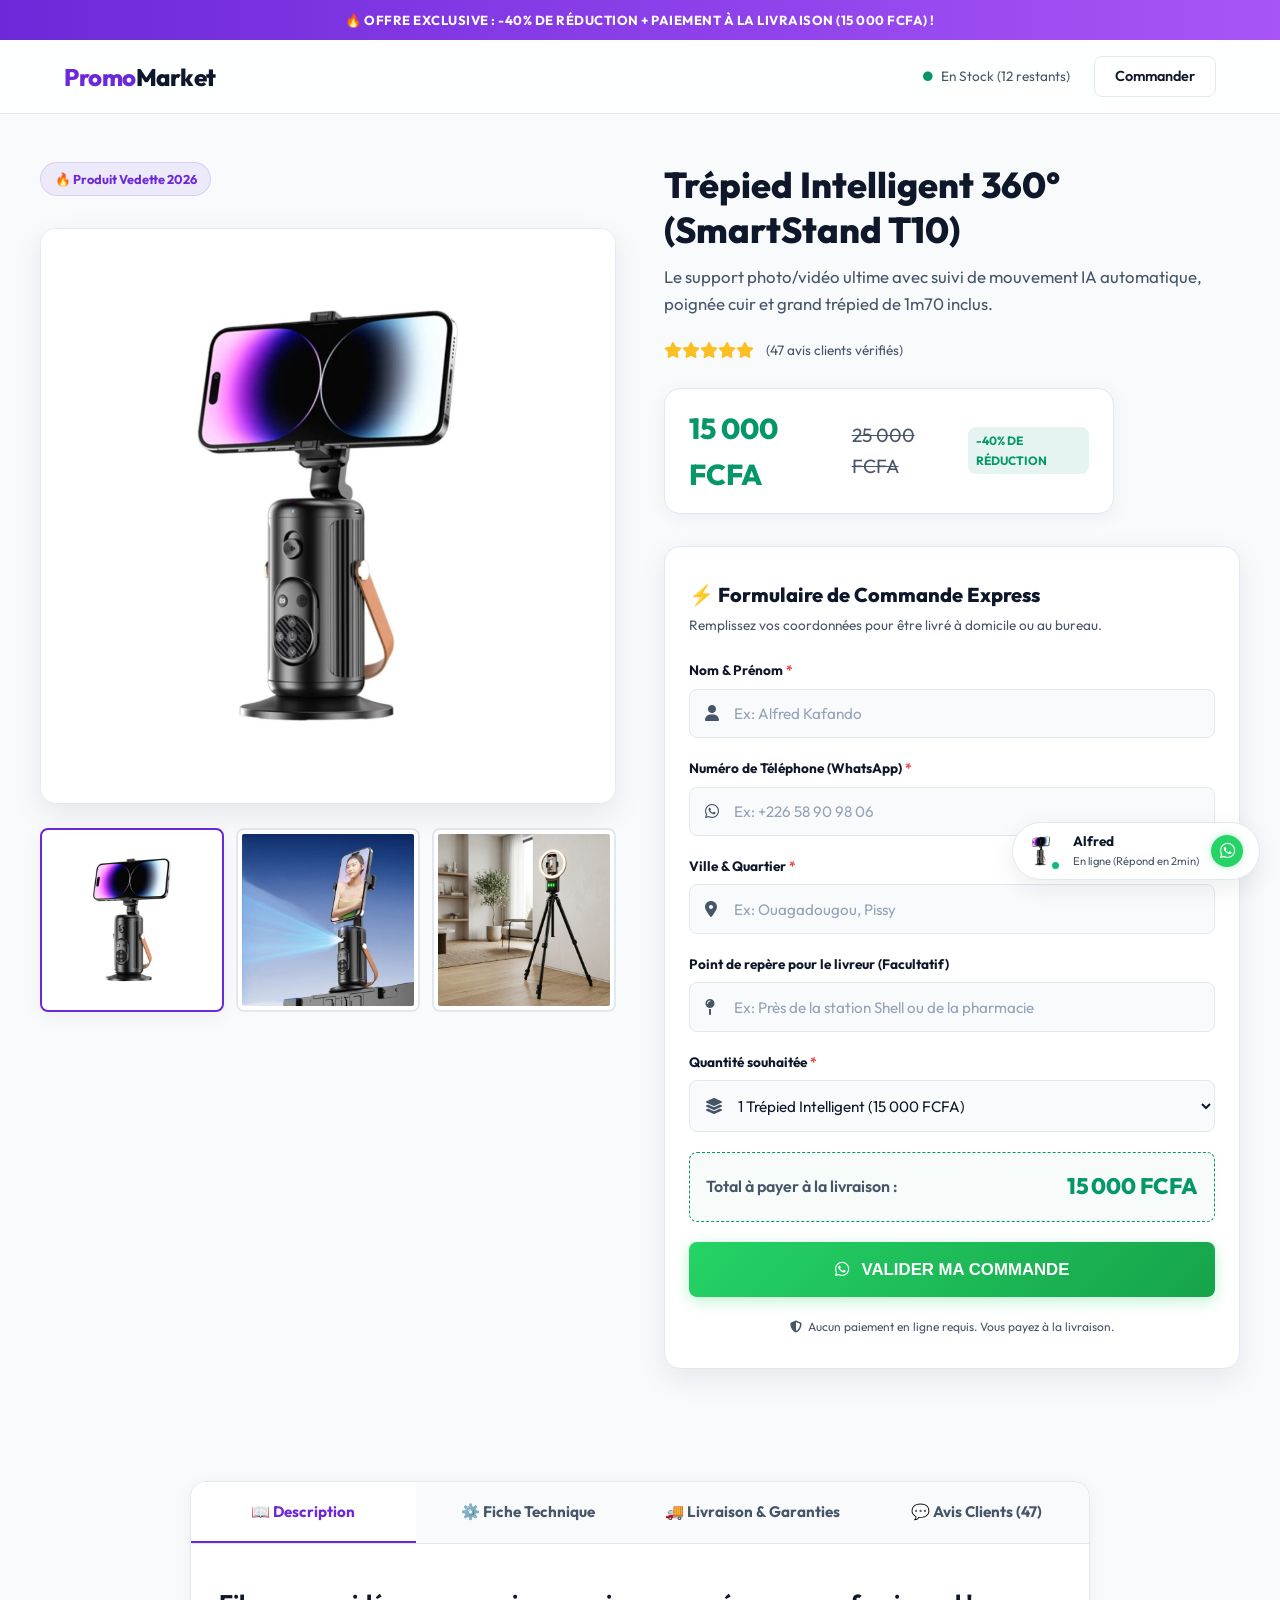
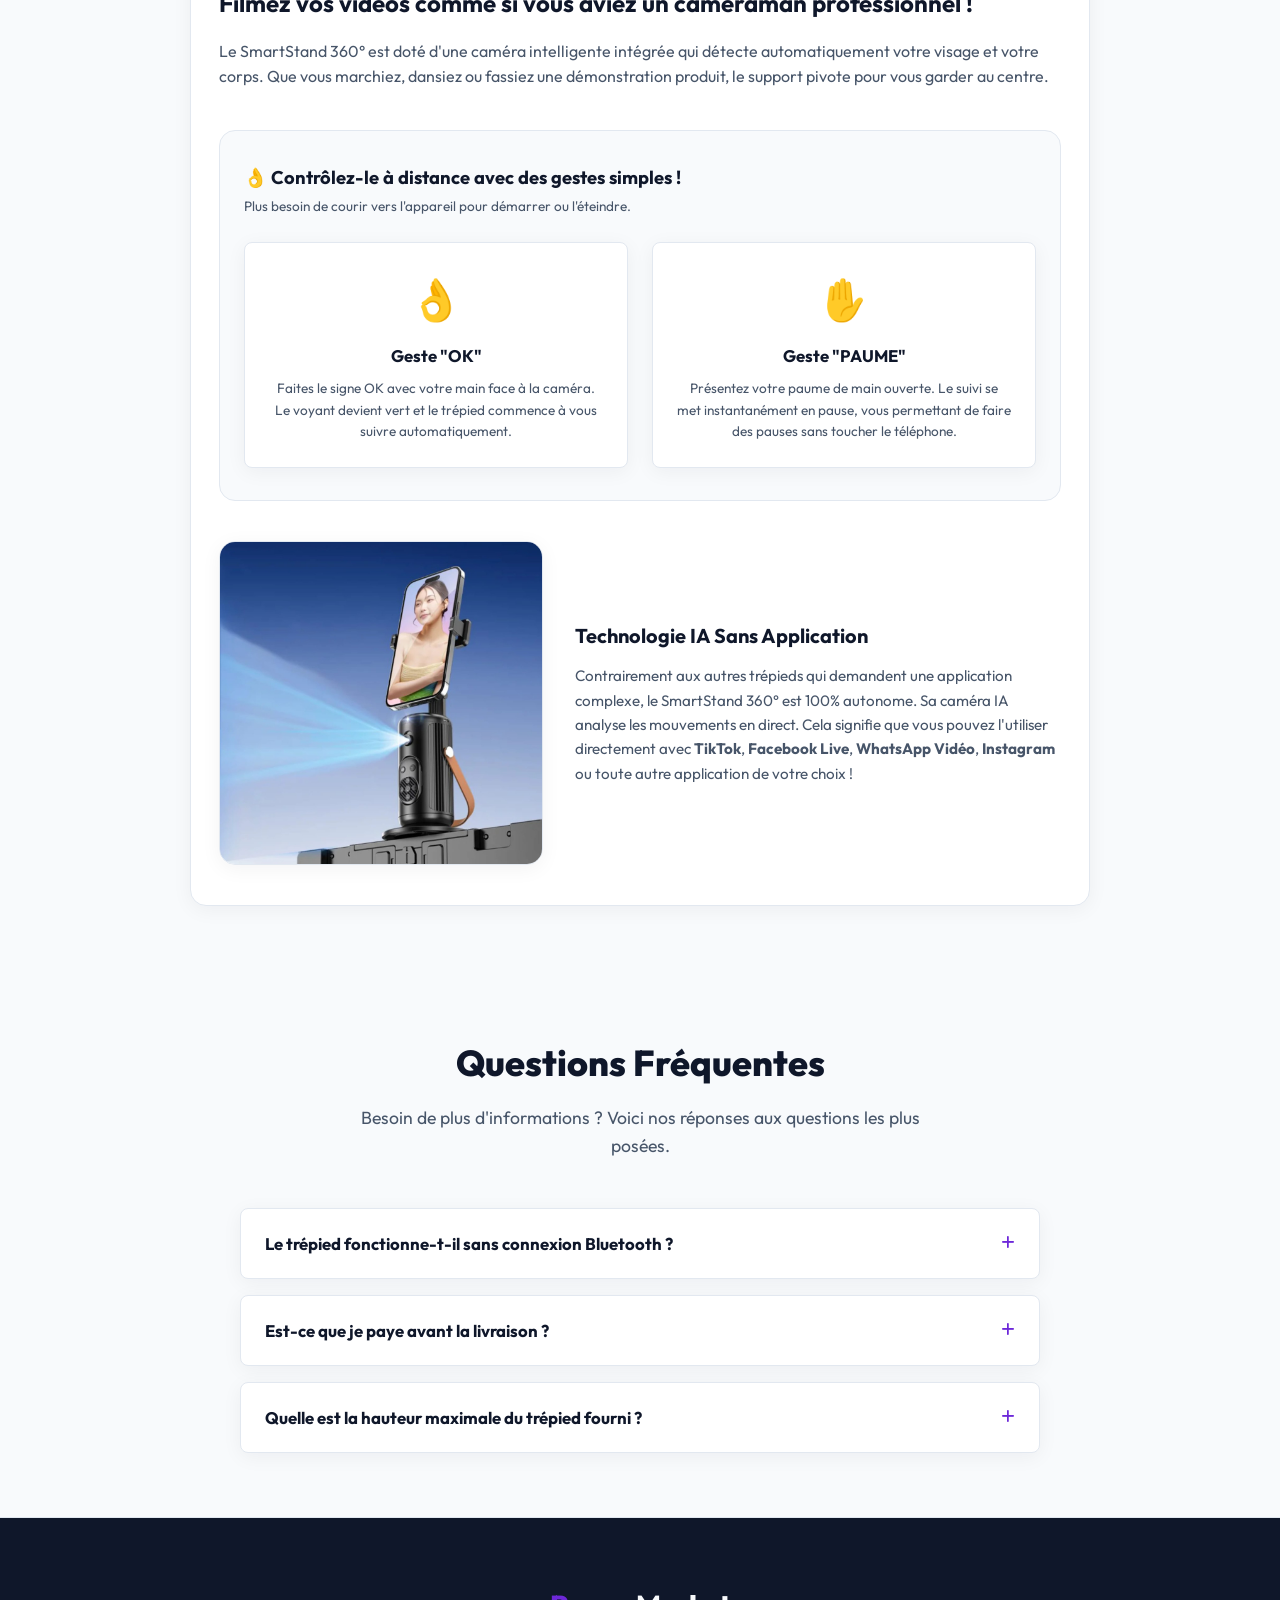
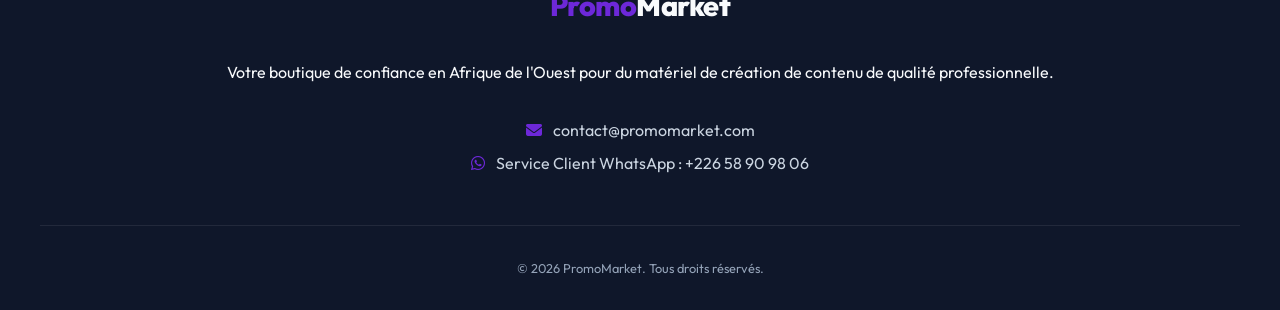
<file: produit-trepied.html>
<!DOCTYPE html>
<html lang="fr">
<head>
    <meta charset="UTF-8">
    <meta name="viewport" content="width=device-width, initial-scale=1.0">
    <title>SmartStand 360° | Trépied Intelligent avec Suivi de Mouvement 1m70</title>
    <meta name="description" content="Filmez vos vidéos TikTok et Facebook comme un professionnel sans aide. Trépied intelligent 360° avec suivi automatique et grand support de 1m70 réglable.">
    <!-- Google Fonts -->
    <link rel="preconnect" href="https://fonts.googleapis.com">
    <link rel="preconnect" href="https://fonts.gstatic.com" crossorigin>
    <link href="https://fonts.googleapis.com/css2?family=Outfit:wght@300;400;600;700;800&display=swap" rel="stylesheet">
    <!-- FontAwesome for Icons -->
    <link rel="stylesheet" href="https://cdnjs.cloudflare.com/ajax/libs/font-awesome/6.4.0/css/all.min.css">
    <!-- CSS Stylesheet -->
    <link rel="stylesheet" href="style.css">
    <!-- Meta Pixel Code -->
    <script>
    !function(f,b,e,v,n,t,s)
    {if(f.fbq)return;n=f.fbq=function(){n.callMethod?
    n.callMethod.apply(n,arguments):n.queue.push(arguments)};
    if(!f._fbq)f._fbq=n;n.push=n;n.loaded=!0;n.version='2.0';
    n.queue=[];t=b.createElement(e);t.async=!0;
    t.src=v;s=b.getElementsByTagName(e)[0];
    s.parentNode.insertBefore(t,s)}(window, document,'script',
    'https://connect.facebook.net/en_US/fbevents.js');
    fbq('init', '1580750226796883');
    fbq('track', 'PageView');
    </script>
    <noscript><img height="1" width="1" style="display:none"
    src="https://www.facebook.com/tr?id=1580750226796883&ev=PageView&noscript=1"
    /></noscript>
    <!-- End Meta Pixel Code -->
</head>
<body>

    <!-- Bandeau d'Urgence / Info -->
    <div class="promo-bar" id="promoBar">
        <span>🔥 OFFRE EXCLUSIVE : -40% DE RÉDUCTION + PAIEMENT À LA LIVRAISON (15 000 FCFA) !</span>
    </div>

    <!-- En-tête / Header -->
    <header class="main-header" id="mainHeader">
        <div class="header-container">
            <div class="logo">
                <span class="logo-accent">Promo</span>Market
            </div>
            <div class="header-right">
                <span class="stock-status"><i class="fa-solid fa-circle"></i> En Stock (12 restants)</span>
                <a href="#order-section" class="btn-header" id="btnHeaderCTA">Commander</a>
            </div>
        </div>
    </header>

    <main>
        <!-- Section Produit & Commande (Hero Shopify Style) -->
        <section class="hero-section" id="heroSection">
            <div class="hero-container">
                
                <!-- Colonne Gauche : Galerie Photos -->
                <div class="hero-gallery">
                    <div class="badge">🔥 Produit Vedette 2026</div>
                    <div class="main-image-container">
                        <img src="tripod-front.jpg" alt="Trépied intelligent 360 degrés design premium" id="mainProductImage">
                    </div>
                    <div class="gallery-thumbnails">
                        <img src="tripod-front.jpg" alt="Trépied intelligent vue face" class="thumbnail active" onclick="changeImage('tripod-front.jpg', this)">
                        <img src="tripod-sensor.jpg" alt="Trépied intelligent avec suivi capteur" class="thumbnail" onclick="changeImage('tripod-sensor.jpg', this)">
                        <img src="smart_tripod_360.png" alt="Trépied intelligent complet sur stand" class="thumbnail" onclick="changeImage('smart_tripod_360.png', this)">
                    </div>
                </div>

                <!-- Colonne Droite : Achat Rapide -->
                <div class="hero-buy-box">
                    <h1>Trépied Intelligent 360° (SmartStand T10)</h1>
                    <p class="tagline">Le support photo/vidéo ultime avec suivi de mouvement IA automatique, poignée cuir et grand trépied de 1m70 inclus.</p>
                    
                    <div class="reviews-short">
                        <div class="stars">
                            <i class="fa-solid fa-star"></i><i class="fa-solid fa-star"></i><i class="fa-solid fa-star"></i><i class="fa-solid fa-star"></i><i class="fa-solid fa-star"></i>
                        </div>
                        <span>(47 avis clients vérifiés)</span>
                    </div>

                    <div class="price-container">
                        <span class="price-new">15 000 FCFA</span>
                        <span class="price-old">25 000 FCFA</span>
                        <span class="price-discount">-40% DE RÉDUCTION</span>
                    </div>

                    <!-- Mini Formulaire d'Achat Direct -->
                    <div class="mini-checkout-wrapper" id="order-section">
                        <h3>⚡ Formulaire de Commande Express</h3>
                        <p class="form-sub">Remplissez vos coordonnées pour être livré à domicile ou au bureau.</p>
                        
                        <form name="commande-rapide" method="POST" netlify id="orderForm" class="order-form"
                              data-product-name="Trépied Intelligent 360° (+ Trépied 1m70)"
                              data-price1="15000"
                              data-price2="27000"
                              data-price3="38000"
                              data-price-text1="1 Trépied Intelligent (15 000 FCFA)"
                              data-price-text2="2 Trépieds (27 000 FCFA - Pack Duo 🔥)"
                              data-price-text3="3 Trépieds (38 000 FCFA - Pack Trio 🔥)">
                            <input type="hidden" name="form-name" value="commande-rapide">
                            <input type="hidden" name="productName" value="Trépied Intelligent 360° (+ Trépied 1m70)">
                            
                            <div class="form-group">
                                <label for="fullName">Nom & Prénom <span class="required">*</span></label>
                                <div class="input-wrapper">
                                    <i class="fa-solid fa-user"></i>
                                    <input type="text" id="fullName" name="fullName" placeholder="Ex: Alfred Kafando" required>
                                </div>
                            </div>

                            <div class="form-group">
                                <label for="phoneNumber">Numéro de Téléphone (WhatsApp) <span class="required">*</span></label>
                                <div class="input-wrapper">
                                    <i class="fa-brands fa-whatsapp"></i>
                                    <input type="tel" id="phoneNumber" name="phoneNumber" placeholder="Ex: +226 58 90 98 06" required>
                                </div>
                            </div>

                            <div class="form-group">
                                <label for="city">Ville & Quartier <span class="required">*</span></label>
                                <div class="input-wrapper">
                                    <i class="fa-solid fa-location-dot"></i>
                                    <input type="text" id="city" name="city" placeholder="Ex: Ouagadougou, Pissy" required>
                                </div>
                            </div>

                            <div class="form-group">
                                <label for="landmark">Point de repère pour le livreur (Facultatif)</label>
                                <div class="input-wrapper">
                                    <i class="fa-solid fa-map-pin"></i>
                                    <input type="text" id="landmark" name="landmark" placeholder="Ex: Près de la station Shell ou de la pharmacie">
                                </div>
                            </div>

                            <div class="form-group">
                                <label for="quantity">Quantité souhaitée <span class="required">*</span></label>
                                <div class="input-wrapper">
                                    <i class="fa-solid fa-layer-group"></i>
                                    <select id="quantity" name="quantity">
                                        <option value="1" selected>1 Trépied Intelligent (15 000 FCFA)</option>
                                        <option value="2">2 Trépieds (27 000 FCFA - Pack Duo 🔥)</option>
                                        <option value="3">3 Trépieds (38 000 FCFA - Pack Trio 🔥)</option>
                                    </select>
                                </div>
                            </div>

                            <div class="total-display">
                                <span>Total à payer à la livraison :</span>
                                <strong id="totalPrice">15 000 FCFA</strong>
                            </div>

                            <button type="submit" class="btn-submit pulse" id="btnSubmitOrder">
                                <i class="fa-brands fa-whatsapp"></i> VALIDER MA COMMANDE
                            </button>
                            <p class="form-footer-note"><i class="fa-solid fa-shield-halved"></i> Aucun paiement en ligne requis. Vous payez à la livraison.</p>
                        </form>
                    </div>

                </div>
            </div>
        </section>

        <!-- Section Onglets Interactifs (Tabs Shopify Style) -->
        <section class="tabs-section" id="tabsSection">
            <div class="tabs-container">
                <div class="tabs-header">
                    <button class="tab-btn active" data-tab="description">📖 Description</button>
                    <button class="tab-btn" data-tab="specs">⚙️ Fiche Technique</button>
                    <button class="tab-btn" data-tab="shipping">🚚 Livraison & Garanties</button>
                    <button class="tab-btn" data-tab="reviews">💬 Avis Clients (47)</button>
                </div>
                
                <div class="tabs-content">
                    <!-- Onglet 1: Description -->
                    <div class="tab-pane active" id="tab-description">
                        <div class="tab-desc-content">
                            <h3>Filmez vos vidéos comme si vous aviez un caméraman professionnel !</h3>
                            <p>Le SmartStand 360° est doté d'une caméra intelligente intégrée qui détecte automatiquement votre visage et votre corps. Que vous marchiez, dansiez ou fassiez une démonstration produit, le support pivote pour vous garder au centre.</p>
                            
                            <!-- Guide Interactif des Gestes IA -->
                            <div class="gesture-guide">
                                <h4>👌 Contrôlez-le à distance avec des gestes simples !</h4>
                                <p class="gesture-sub">Plus besoin de courir vers l'appareil pour démarrer ou l'éteindre.</p>
                                <div class="gesture-grid">
                                    <div class="gesture-card">
                                        <span class="gesture-icon">👌</span>
                                        <h5>Geste "OK"</h5>
                                        <p>Faites le signe OK avec votre main face à la caméra. Le voyant devient vert et le trépied commence à vous suivre automatiquement.</p>
                                    </div>
                                    <div class="gesture-card">
                                        <span class="gesture-icon">✋</span>
                                        <h5>Geste "PAUME"</h5>
                                        <p>Présentez votre paume de main ouverte. Le suivi se met instantanément en pause, vous permettant de faire des pauses sans toucher le téléphone.</p>
                                    </div>
                                </div>
                            </div>

                            <div class="desc-feature-highlight">
                                <img src="tripod-sensor.jpg" alt="Démonstration du capteur IA bleu">
                                <div>
                                    <h4>Technologie IA Sans Application</h4>
                                    <p>Contrairement aux autres trépieds qui demandent une application complexe, le SmartStand 360° est 100% autonome. Sa caméra IA analyse les mouvements en direct. Cela signifie que vous pouvez l'utiliser directement avec <strong>TikTok</strong>, <strong>Facebook Live</strong>, <strong>WhatsApp Vidéo</strong>, <strong>Instagram</strong> ou toute autre application de votre choix !</p>
                                </div>
                            </div>
                        </div>
                    </div>

                    <!-- Onglet 2: Fiche Technique -->
                    <div class="tab-pane" id="tab-specs">
                        <div class="specs-table-wrapper">
                            <table class="specs-table">
                                <thead>
                                    <tr>
                                        <th>Caractéristique</th>
                                        <th>Spécification Réelle</th>
                                    </tr>
                                </thead>
                                <tbody>
                                    <tr>
                                        <td><strong>Autonomie</strong></td>
                                        <td>Batterie rechargeable 1200 mAh (jusqu'à 5 heures de fonctionnement continu)</td>
                                    </tr>
                                    <tr>
                                        <td><strong>Chargement</strong></td>
                                        <td>Port USB-C universel (Câble fourni dans la boîte)</td>
                                    </tr>
                                    <tr>
                                        <td><strong>Angle de rotation</strong></td>
                                        <td>Rotation horizontale complète à 360° / Inclinaison manuelle à 180°</td>
                                    </tr>
                                    <tr>
                                        <td><strong>Télécommande</strong></td>
                                        <td>Télécommande Bluetooth détachable incluse pour déclencher les photos/vidéos à distance</td>
                                    </tr>
                                    <tr>
                                        <td><strong>Trépied extensible</strong></td>
                                        <td>Grand support en aluminium de 1m70 réglable inclus en plus du socle de table</td>
                                    </tr>
                                    <tr>
                                        <td><strong>Matériaux</strong></td>
                                        <td>Plastique ABS haute résistance, alliage d'aluminium et poignée de transport en cuir cousu</td>
                                    </tr>
                                    <tr>
                                        <td><strong>Compatibilité</strong></td>
                                        <td>Tous les smartphones (iPhone, Samsung, Infinix, Tecno, Xiaomi, etc.)</td>
                                    </tr>
                                </tbody>
                            </table>
                        </div>
                    </div>

                    <!-- Onglet 3: Livraison & Garanties -->
                    <div class="tab-pane" id="tab-shipping">
                        <div class="shipping-info-grid">
                            <div class="shipping-card">
                                <i class="fa-solid fa-truck-fast"></i>
                                <h4>Délais & Zones de Livraison</h4>
                                <p><strong>Livraison Express sous 24h à 48h</strong>. Notre équipe vous appelle sur WhatsApp dès la validation pour planifier l'heure de livraison.</p>
                                <ul>
                                    <li>Conakry & Ouagadougou : Livraison directe par coursier.</li>
                                    <li>Intérieur du pays : Livraison par bus partenaire ou point relais sécurisé.</li>
                                </ul>
                            </div>
                            <div class="shipping-card">
                                <i class="fa-solid fa-hand-holding-dollar"></i>
                                <h4>Paiement à la livraison</h4>
                                <p><strong>Aucun risque pour vous !</strong> Vous ne payez rien sur internet. Vous donnez l'argent en espèces au livreur uniquement après avoir déballé, allumé et testé le trépied devant lui.</p>
                            </div>
                            <div class="shipping-card">
                                <i class="fa-solid fa-rotate-left"></i>
                                <h4>Garantie Satisfait ou Remboursé</h4>
                                <p>Nous offrons une <strong>garantie de 7 jours</strong> après l'achat. En cas de défaut de fabrication ou de problème technique, nous échangeons l'appareil gratuitement ou vous remboursons intégralement.</p>
                            </div>
                        </div>
                    </div>

                    <!-- Onglet 4: Avis Clients -->
                    <div class="tab-pane" id="tab-reviews">
                        <div class="reviews-tab-content">
                            <div class="reviews-summary-box">
                                <div class="rating-number">4.9</div>
                                <div>
                                    <div class="stars">
                                        <i class="fa-solid fa-star"></i><i class="fa-solid fa-star"></i><i class="fa-solid fa-star"></i><i class="fa-solid fa-star"></i><i class="fa-solid fa-star"></i>
                                    </div>
                                    <p>Moyenne basée sur 47 commandes livrées en Afrique de l'Ouest</p>
                                </div>
                            </div>
                            
                            <div class="reviews-list">
                                <div class="review-item">
                                    <div class="review-header">
                                        <strong>Kadiatou O.</strong>
                                        <span class="review-date">Conakry, Guinée</span>
                                    </div>
                                    <div class="stars"><i class="fa-solid fa-star"></i><i class="fa-solid fa-star"></i><i class="fa-solid fa-star"></i><i class="fa-solid fa-star"></i><i class="fa-solid fa-star"></i></div>
                                    <p>"J'ai commandé hier et le livreur est venu me livrer ce matin dans mon magasin à Madina. J'ai testé le suivi du visage et c'est magique, il tourne tout seul. Le trépied de 1m70 est parfait pour filmer mes vêtements de profil."</p>
                                </div>
                                <div class="review-item">
                                    <div class="review-header">
                                        <strong>Mariam K.</strong>
                                        <span class="review-date">Ouagadougou, Burkina Faso</span>
                                    </div>
                                    <div class="stars"><i class="fa-solid fa-star"></i><i class="fa-solid fa-star"></i><i class="fa-solid fa-star"></i><i class="fa-solid fa-star"></i><i class="fa-solid fa-star"></i></div>
                                    <p>"Très bon produit. La télécommande Bluetooth fonctionne très bien avec mon Infinix pour lancer mes vidéos de coiffure à distance. La poignée en cuir lui donne une allure très chic."</p>
                                </div>
                                <div class="review-item">
                                    <div class="review-header">
                                        <strong>Adama S.</strong>
                                        <span class="review-date">Bobo-Dioulasso, Burkina Faso</span>
                                    </div>
                                    <div class="stars"><i class="fa-solid fa-star"></i><i class="fa-solid fa-star"></i><i class="fa-solid fa-star"></i><i class="fa-solid fa-star"></i><i class="fa-solid fa-star-half-stroke"></i></div>
                                    <p>"Service client au top. Ils m'ont appelé directement sur WhatsApp après ma commande pour m'expliquer la livraison. Le trépied est solide et le suivi par geste marche à tous les coups."</p>
                                </div>
                            </div>
                        </div>
                    </div>
                </div>
            </div>
        </section>

        <!-- Section FAQ (Foire aux questions) -->
        <section class="faq-section" id="faqSection">
            <div class="section-title">
                <h2>Questions Fréquentes</h2>
                <p>Besoin de plus d'informations ? Voici nos réponses aux questions les plus posées.</p>
            </div>
            <div class="faq-container">
                <div class="faq-item">
                    <button class="faq-question" id="faqBtn1">
                        <span>Le trépied fonctionne-t-il sans connexion Bluetooth ?</span>
                        <i class="fa-solid fa-plus"></i>
                    </button>
                    <div class="faq-answer">
                        <p>Oui ! Le suivi de mouvement IA utilise la caméra intégrée de l'appareil et fonctionne de manière 100% autonome. Le Bluetooth n'est nécessaire que si vous souhaitez utiliser la télécommande pour prendre des photos ou lancer l'enregistrement à distance.</p>
                    </div>
                </div>

                <div class="faq-item">
                    <button class="faq-question" id="faqBtn2">
                        <span>Est-ce que je paye avant la livraison ?</span>
                        <i class="fa-solid fa-plus"></i>
                    </button>
                    <div class="faq-answer">
                        <p>Non, jamais ! Vous ne payez rien à l'avance. Le paiement se fait uniquement en espèces au livreur après que vous ayez reçu, ouvert et vérifié le bon fonctionnement du trépied.</p>
                    </div>
                </div>

                <div class="faq-item">
                    <button class="faq-question" id="faqBtn3">
                        <span>Quelle est la hauteur maximale du trépied fourni ?</span>
                        <i class="fa-solid fa-plus"></i>
                    </button>
                    <div class="faq-answer">
                        <p>Le grand trépied télescopique fourni dans le pack a une hauteur réglable de 40 cm à 1,70 mètre (170 cm), ce qui vous permet de filmer debout à hauteur des yeux.</p>
                    </div>
                </div>
            </div>
        </section>
    </main>

    <!-- Pied de page / Footer -->
    <footer class="main-footer" id="mainFooter">
        <div class="footer-container">
            <div class="footer-logo">
                <span class="logo-accent">Promo</span>Market
            </div>
            <p>Votre boutique de confiance en Afrique de l'Ouest pour du matériel de création de contenu de qualité professionnelle.</p>
            <div class="footer-contact">
                <p><i class="fa-solid fa-envelope"></i> contact@promomarket.com</p>
                <p><i class="fa-brands fa-whatsapp"></i> Service Client WhatsApp : +226 58 90 98 06</p>
            </div>
            <div class="footer-bottom">
                <p>&copy; 2026 PromoMarket. Tous droits réservés.</p>
            </div>
        </div>
    </footer>

    <!-- Barre d'achat collante mobile (Sticky Buy Bar) -->
    <div class="sticky-buy-bar" id="stickyBuyBar">
        <div class="sticky-bar-container">
            <div class="sticky-bar-info">
                <strong>SmartStand 360°</strong>
                <span class="sticky-price">15 000 FCFA</span>
            </div>
            <a href="#order-section" class="sticky-bar-btn" id="stickyBuyBtn">Acheter Maintenant</a>
        </div>
    </div>

    <!-- Widget WhatsApp Flottant -->
    <a href="https://wa.me/22658909806" class="whatsapp-float-widget" id="whatsappWidget" target="_blank">
        <div class="widget-avatar-container">
            <img src="tripod-front.jpg" alt="Alfred PromoMarket">
            <span class="online-indicator"></span>
        </div>
        <div class="widget-text-container">
            <strong>Alfred</strong>
            <span>En ligne (Répond en 2min)</span>
        </div>
        <div class="whatsapp-widget-icon">
            <i class="fa-brands fa-whatsapp"></i>
        </div>
    </a>

    <!-- Script JavaScript -->
    <script src="app.js"></script>
</body>
</html>
</file>
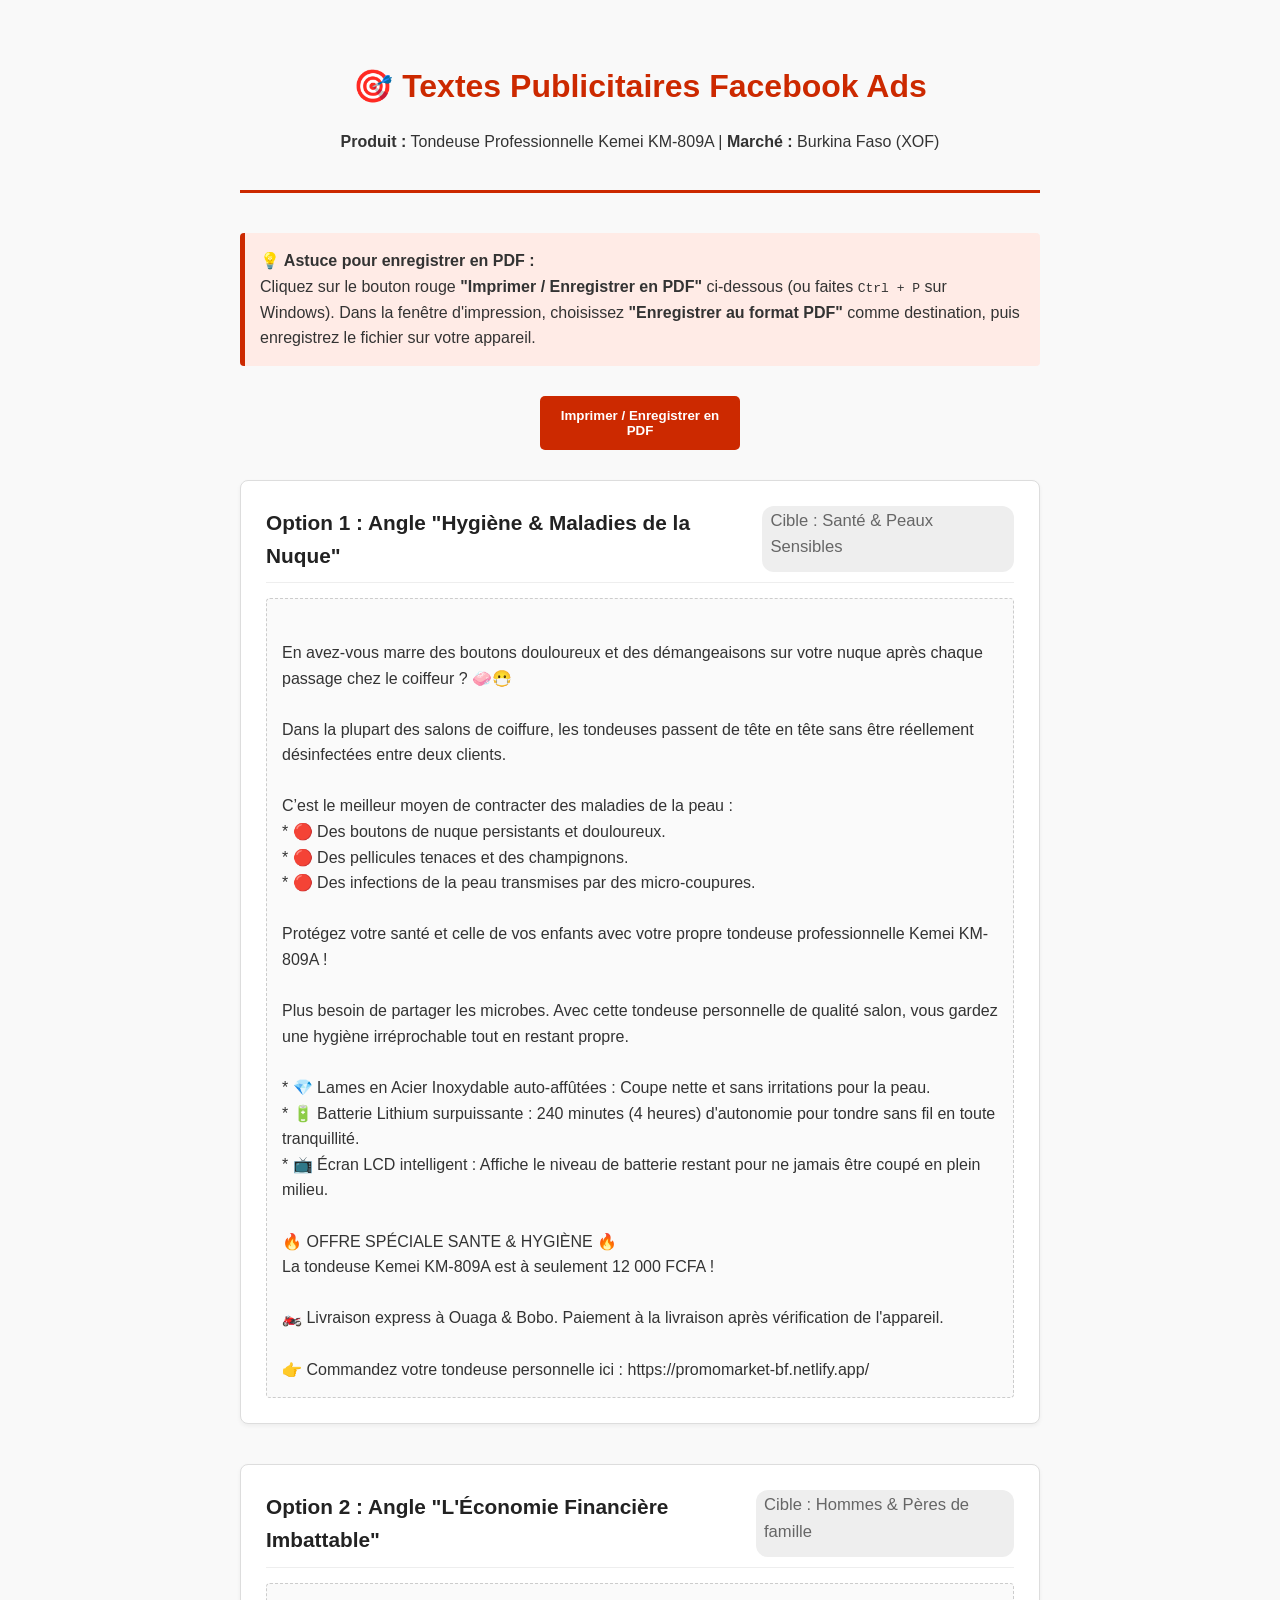
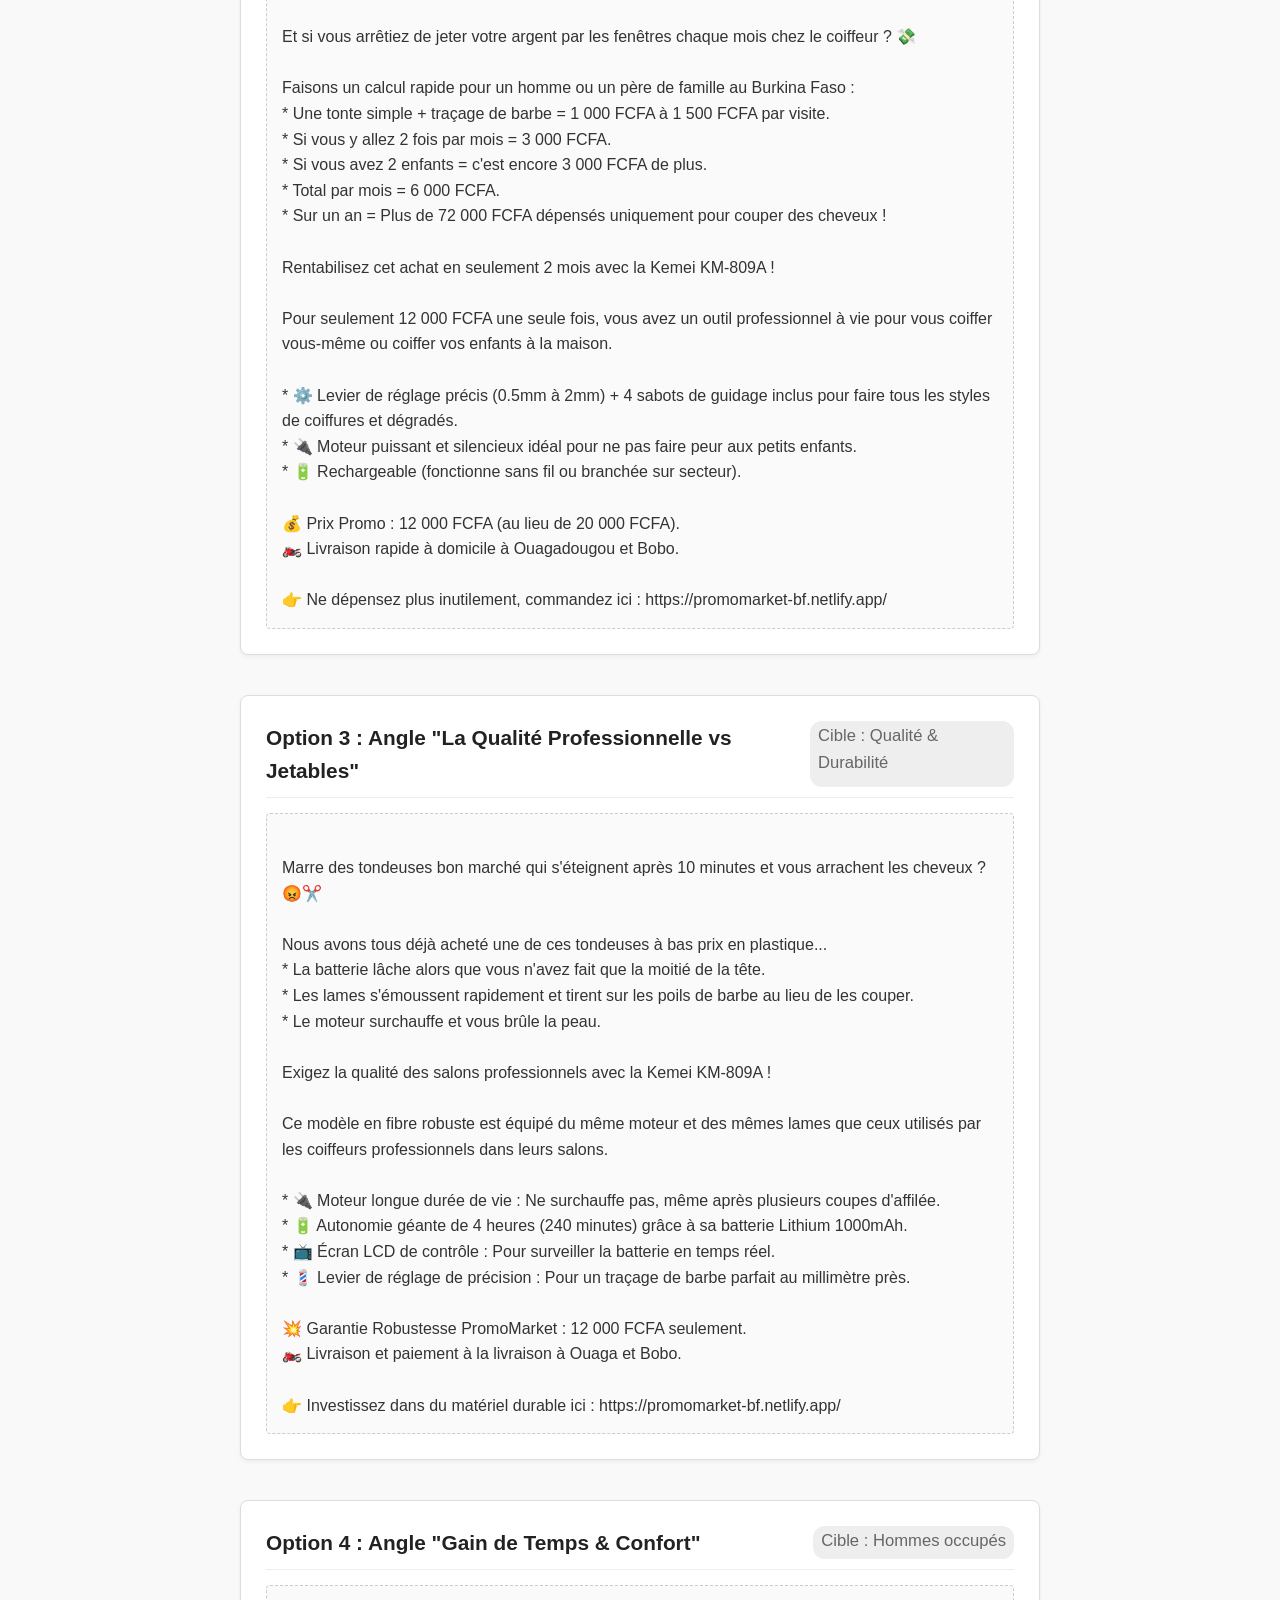
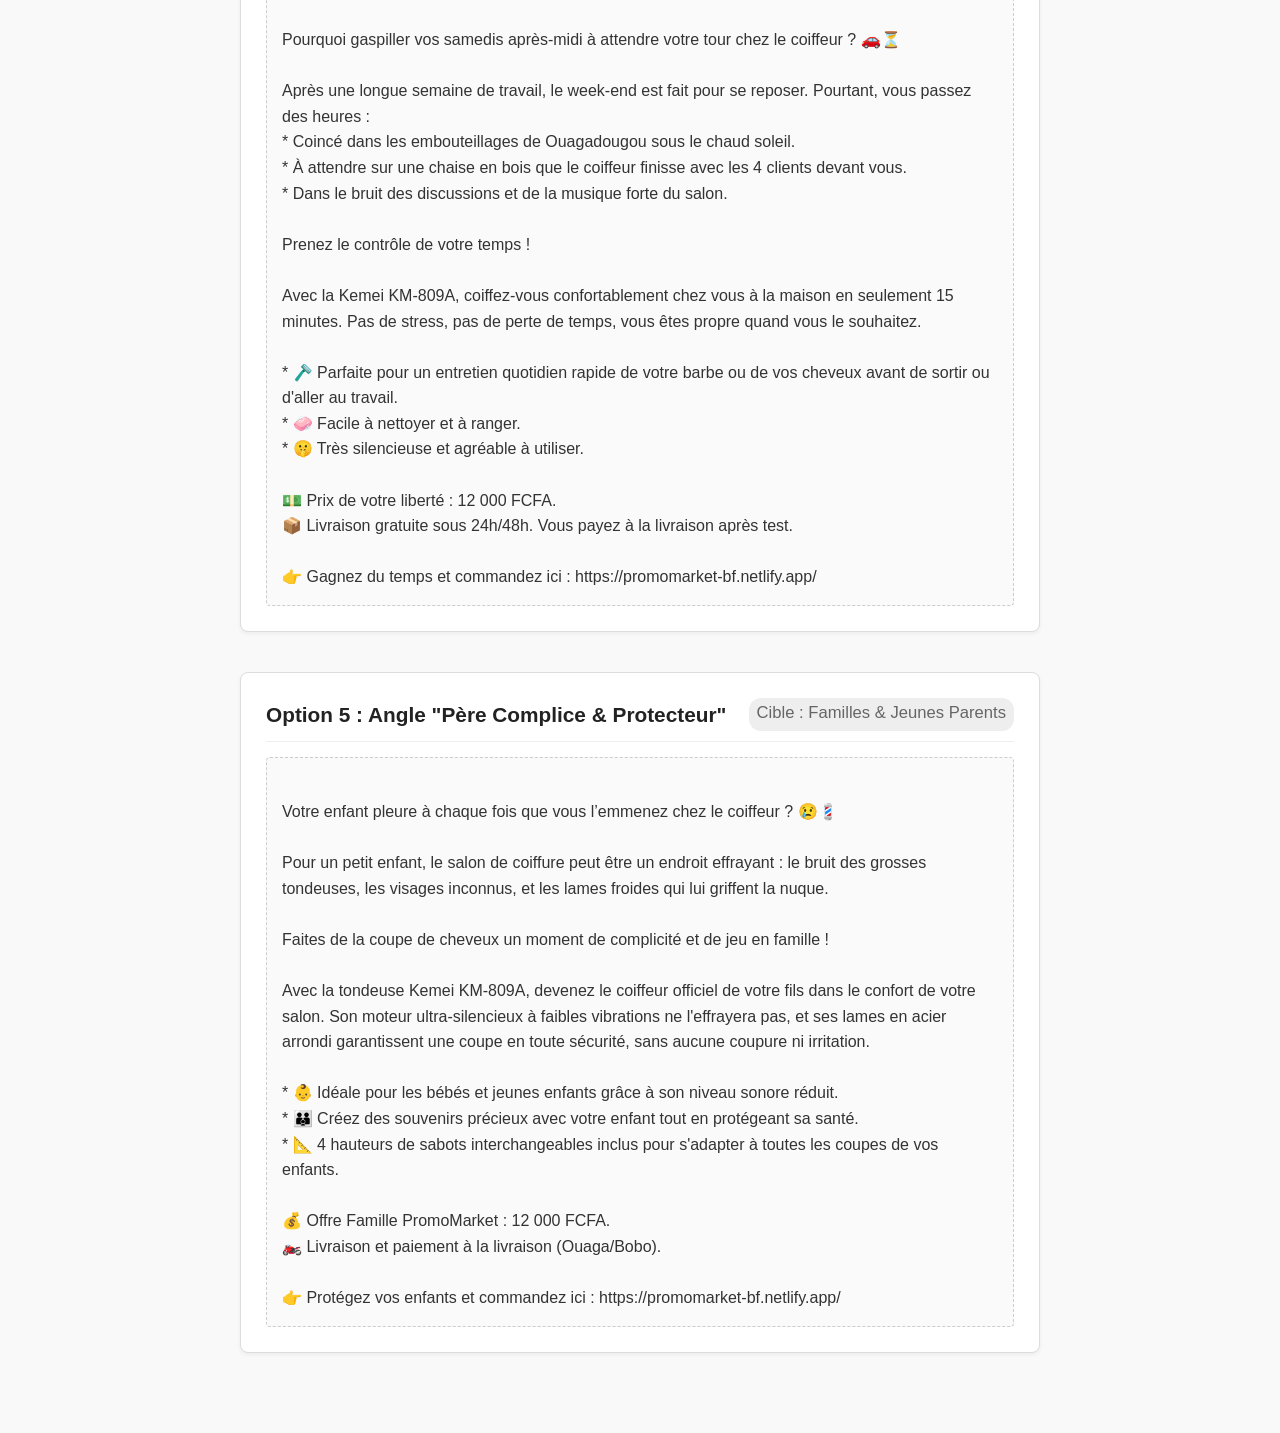
<file: textes_publicitaires_tondeuse_kemei.html>
<!DOCTYPE html>
<html lang="fr">
<head>
    <meta charset="UTF-8">
    <meta name="viewport" content="width=device-width, initial-scale=1.0">
    <title>Textes Publicitaires Facebook Ads - Tondeuse Kemei KM-809A</title>
    <style>
        body {
            font-family: 'Segoe UI', Tahoma, Geneva, Verdana, sans-serif;
            line-height: 1.6;
            color: #333;
            max-width: 800px;
            margin: 0 auto;
            padding: 40px 20px;
            background-color: #f9f9f9;
        }
        .header {
            text-align: center;
            border-bottom: 3px solid #cc2900;
            padding-bottom: 20px;
            margin-bottom: 40px;
        }
        h1 {
            color: #cc2900;
            margin-bottom: 10px;
        }
        .intro-box {
            background-color: #ffebe6;
            border-left: 5px solid #cc2900;
            padding: 15px;
            margin-bottom: 30px;
            border-radius: 4px;
        }
        .ad-card {
            background: #fff;
            border: 1px solid #ddd;
            border-radius: 8px;
            padding: 25px;
            margin-bottom: 40px;
            box-shadow: 0 2px 4px rgba(0,0,0,0.05);
            page-break-inside: avoid;
        }
        .ad-title {
            color: #222;
            border-bottom: 1px solid #eee;
            padding-bottom: 10px;
            margin-top: 0;
            margin-bottom: 15px;
            font-size: 1.3em;
            display: flex;
            justify-content: space-between;
        }
        .ad-title span {
            font-size: 0.8em;
            color: #666;
            background: #eee;
            padding: 2px 8px;
            border-radius: 12px;
        }
        .ad-body {
            white-space: pre-line;
            background: #fafafa;
            padding: 15px;
            border-radius: 4px;
            border: 1px dashed #ccc;
            font-family: Arial, sans-serif;
        }
        .btn-print {
            display: block;
            width: 200px;
            margin: 30px auto;
            padding: 12px 20px;
            background-color: #cc2900;
            color: #fff;
            text-align: center;
            text-decoration: none;
            font-weight: bold;
            border-radius: 5px;
            cursor: pointer;
            border: none;
        }
        .btn-print:hover {
            background-color: #b32400;
        }
        @media print {
            body {
                background-color: #fff;
                padding: 0;
            }
            .btn-print {
                display: none;
            }
            .ad-card {
                box-shadow: none;
                border: 1px solid #ccc;
            }
        }
    </style>
</head>
<body>

    <div class="header">
        <h1>🎯 Textes Publicitaires Facebook Ads</h1>
        <p><strong>Produit :</strong> Tondeuse Professionnelle Kemei KM-809A | <strong>Marché :</strong> Burkina Faso (XOF)</p>
    </div>

    <div class="intro-box">
        <strong>💡 Astuce pour enregistrer en PDF :</strong><br>
        Cliquez sur le bouton rouge <strong>"Imprimer / Enregistrer en PDF"</strong> ci-dessous (ou faites <code>Ctrl + P</code> sur Windows). Dans la fenêtre d'impression, choisissez <strong>"Enregistrer au format PDF"</strong> comme destination, puis enregistrez le fichier sur votre appareil.
    </div>

    <button class="btn-print" onclick="window.print()">Imprimer / Enregistrer en PDF</button>

    <!-- Option 1 -->
    <div class="ad-card">
        <div class="ad-title">
            <strong>Option 1 : Angle "Hygiène & Maladies de la Nuque"</strong>
            <span>Cible : Santé & Peaux Sensibles</span>
        </div>
        <div class="ad-body">
En avez-vous marre des boutons douloureux et des démangeaisons sur votre nuque après chaque passage chez le coiffeur ? 🧼😷

Dans la plupart des salons de coiffure, les tondeuses passent de tête en tête sans être réellement désinfectées entre deux clients. 

C’est le meilleur moyen de contracter des maladies de la peau :
* 🔴 Des boutons de nuque persistants et douloureux.
* 🔴 Des pellicules tenaces et des champignons.
* 🔴 Des infections de la peau transmises par des micro-coupures.

Protégez votre santé et celle de vos enfants avec votre propre tondeuse professionnelle Kemei KM-809A !

Plus besoin de partager les microbes. Avec cette tondeuse personnelle de qualité salon, vous gardez une hygiène irréprochable tout en restant propre.

* 💎 Lames en Acier Inoxydable auto-affûtées : Coupe nette et sans irritations pour la peau.
* 🔋 Batterie Lithium surpuissante : 240 minutes (4 heures) d'autonomie pour tondre sans fil en toute tranquillité.
* 📺 Écran LCD intelligent : Affiche le niveau de batterie restant pour ne jamais être coupé en plein milieu.

🔥 OFFRE SPÉCIALE SANTE & HYGIÈNE 🔥
La tondeuse Kemei KM-809A est à seulement 12 000 FCFA !

🏍️ Livraison express à Ouaga & Bobo. Paiement à la livraison après vérification de l'appareil.

👉 Commandez votre tondeuse personnelle ici : https://promomarket-bf.netlify.app/
        </div>
    </div>

    <!-- Option 2 -->
    <div class="ad-card">
        <div class="ad-title">
            <strong>Option 2 : Angle "L'Économie Financière Imbattable"</strong>
            <span>Cible : Hommes & Pères de famille</span>
        </div>
        <div class="ad-body">
Et si vous arrêtiez de jeter votre argent par les fenêtres chaque mois chez le coiffeur ? 💸

Faisons un calcul rapide pour un homme ou un père de famille au Burkina Faso :
* Une tonte simple + traçage de barbe = 1 000 FCFA à 1 500 FCFA par visite.
* Si vous y allez 2 fois par mois = 3 000 FCFA.
* Si vous avez 2 enfants = c'est encore 3 000 FCFA de plus.
* Total par mois = 6 000 FCFA.
* Sur un an = Plus de 72 000 FCFA dépensés uniquement pour couper des cheveux !

Rentabilisez cet achat en seulement 2 mois avec la Kemei KM-809A !

Pour seulement 12 000 FCFA une seule fois, vous avez un outil professionnel à vie pour vous coiffer vous-même ou coiffer vos enfants à la maison. 

* ⚙️ Levier de réglage précis (0.5mm à 2mm) + 4 sabots de guidage inclus pour faire tous les styles de coiffures et dégradés.
* 🔌 Moteur puissant et silencieux idéal pour ne pas faire peur aux petits enfants.
* 🔋 Rechargeable (fonctionne sans fil ou branchée sur secteur).

💰 Prix Promo : 12 000 FCFA (au lieu de 20 000 FCFA).
🏍️ Livraison rapide à domicile à Ouagadougou et Bobo.

👉 Ne dépensez plus inutilement, commandez ici : https://promomarket-bf.netlify.app/
        </div>
    </div>

    <!-- Option 3 -->
    <div class="ad-card">
        <div class="ad-title">
            <strong>Option 3 : Angle "La Qualité Professionnelle vs Jetables"</strong>
            <span>Cible : Qualité & Durabilité</span>
        </div>
        <div class="ad-body">
Marre des tondeuses bon marché qui s'éteignent après 10 minutes et vous arrachent les cheveux ? 😡✂️

Nous avons tous déjà acheté une de ces tondeuses à bas prix en plastique...
* La batterie lâche alors que vous n'avez fait que la moitié de la tête.
* Les lames s'émoussent rapidement et tirent sur les poils de barbe au lieu de les couper.
* Le moteur surchauffe et vous brûle la peau.

Exigez la qualité des salons professionnels avec la Kemei KM-809A !

Ce modèle en fibre robuste est équipé du même moteur et des mêmes lames que ceux utilisés par les coiffeurs professionnels dans leurs salons. 

* 🔌 Moteur longue durée de vie : Ne surchauffe pas, même après plusieurs coupes d'affilée.
* 🔋 Autonomie géante de 4 heures (240 minutes) grâce à sa batterie Lithium 1000mAh.
* 📺 Écran LCD de contrôle : Pour surveiller la batterie en temps réel.
* 💈 Levier de réglage de précision : Pour un traçage de barbe parfait au millimètre près.

💥 Garantie Robustesse PromoMarket : 12 000 FCFA seulement.
🏍️ Livraison et paiement à la livraison à Ouaga et Bobo.

👉 Investissez dans du matériel durable ici : https://promomarket-bf.netlify.app/
        </div>
    </div>

    <!-- Option 4 -->
    <div class="ad-card">
        <div class="ad-title">
            <strong>Option 4 : Angle "Gain de Temps & Confort"</strong>
            <span>Cible : Hommes occupés</span>
        </div>
        <div class="ad-body">
Pourquoi gaspiller vos samedis après-midi à attendre votre tour chez le coiffeur ? 🚗⏳

Après une longue semaine de travail, le week-end est fait pour se reposer. Pourtant, vous passez des heures :
* Coincé dans les embouteillages de Ouagadougou sous le chaud soleil.
* À attendre sur une chaise en bois que le coiffeur finisse avec les 4 clients devant vous.
* Dans le bruit des discussions et de la musique forte du salon.

Prenez le contrôle de votre temps !

Avec la Kemei KM-809A, coiffez-vous confortablement chez vous à la maison en seulement 15 minutes. Pas de stress, pas de perte de temps, vous êtes propre quand vous le souhaitez.

* 🪒 Parfaite pour un entretien quotidien rapide de votre barbe ou de vos cheveux avant de sortir ou d'aller au travail.
* 🧼 Facile à nettoyer et à ranger.
* 🤫 Très silencieuse et agréable à utiliser.

💵 Prix de votre liberté : 12 000 FCFA.
📦 Livraison gratuite sous 24h/48h. Vous payez à la livraison après test.

👉 Gagnez du temps et commandez ici : https://promomarket-bf.netlify.app/
        </div>
    </div>

    <!-- Option 5 -->
    <div class="ad-card">
        <div class="ad-title">
            <strong>Option 5 : Angle "Père Complice & Protecteur"</strong>
            <span>Cible : Familles & Jeunes Parents</span>
        </div>
        <div class="ad-body">
Votre enfant pleure à chaque fois que vous l’emmenez chez le coiffeur ? 😢💈

Pour un petit enfant, le salon de coiffure peut être un endroit effrayant : le bruit des grosses tondeuses, les visages inconnus, et les lames froides qui lui griffent la nuque.

Faites de la coupe de cheveux un moment de complicité et de jeu en famille !

Avec la tondeuse Kemei KM-809A, devenez le coiffeur officiel de votre fils dans le confort de votre salon. Son moteur ultra-silencieux à faibles vibrations ne l'effrayera pas, et ses lames en acier arrondi garantissent une coupe en toute sécurité, sans aucune coupure ni irritation.

* 👶 Idéale pour les bébés et jeunes enfants grâce à son niveau sonore réduit.
* 👪 Créez des souvenirs précieux avec votre enfant tout en protégeant sa santé.
* 📐 4 hauteurs de sabots interchangeables inclus pour s'adapter à toutes les coupes de vos enfants.

💰 Offre Famille PromoMarket : 12 000 FCFA.
🏍️ Livraison et paiement à la livraison (Ouaga/Bobo).

👉 Protégez vos enfants et commandez ici : https://promomarket-bf.netlify.app/
        </div>
    </div>

</body>
</html>
</file>
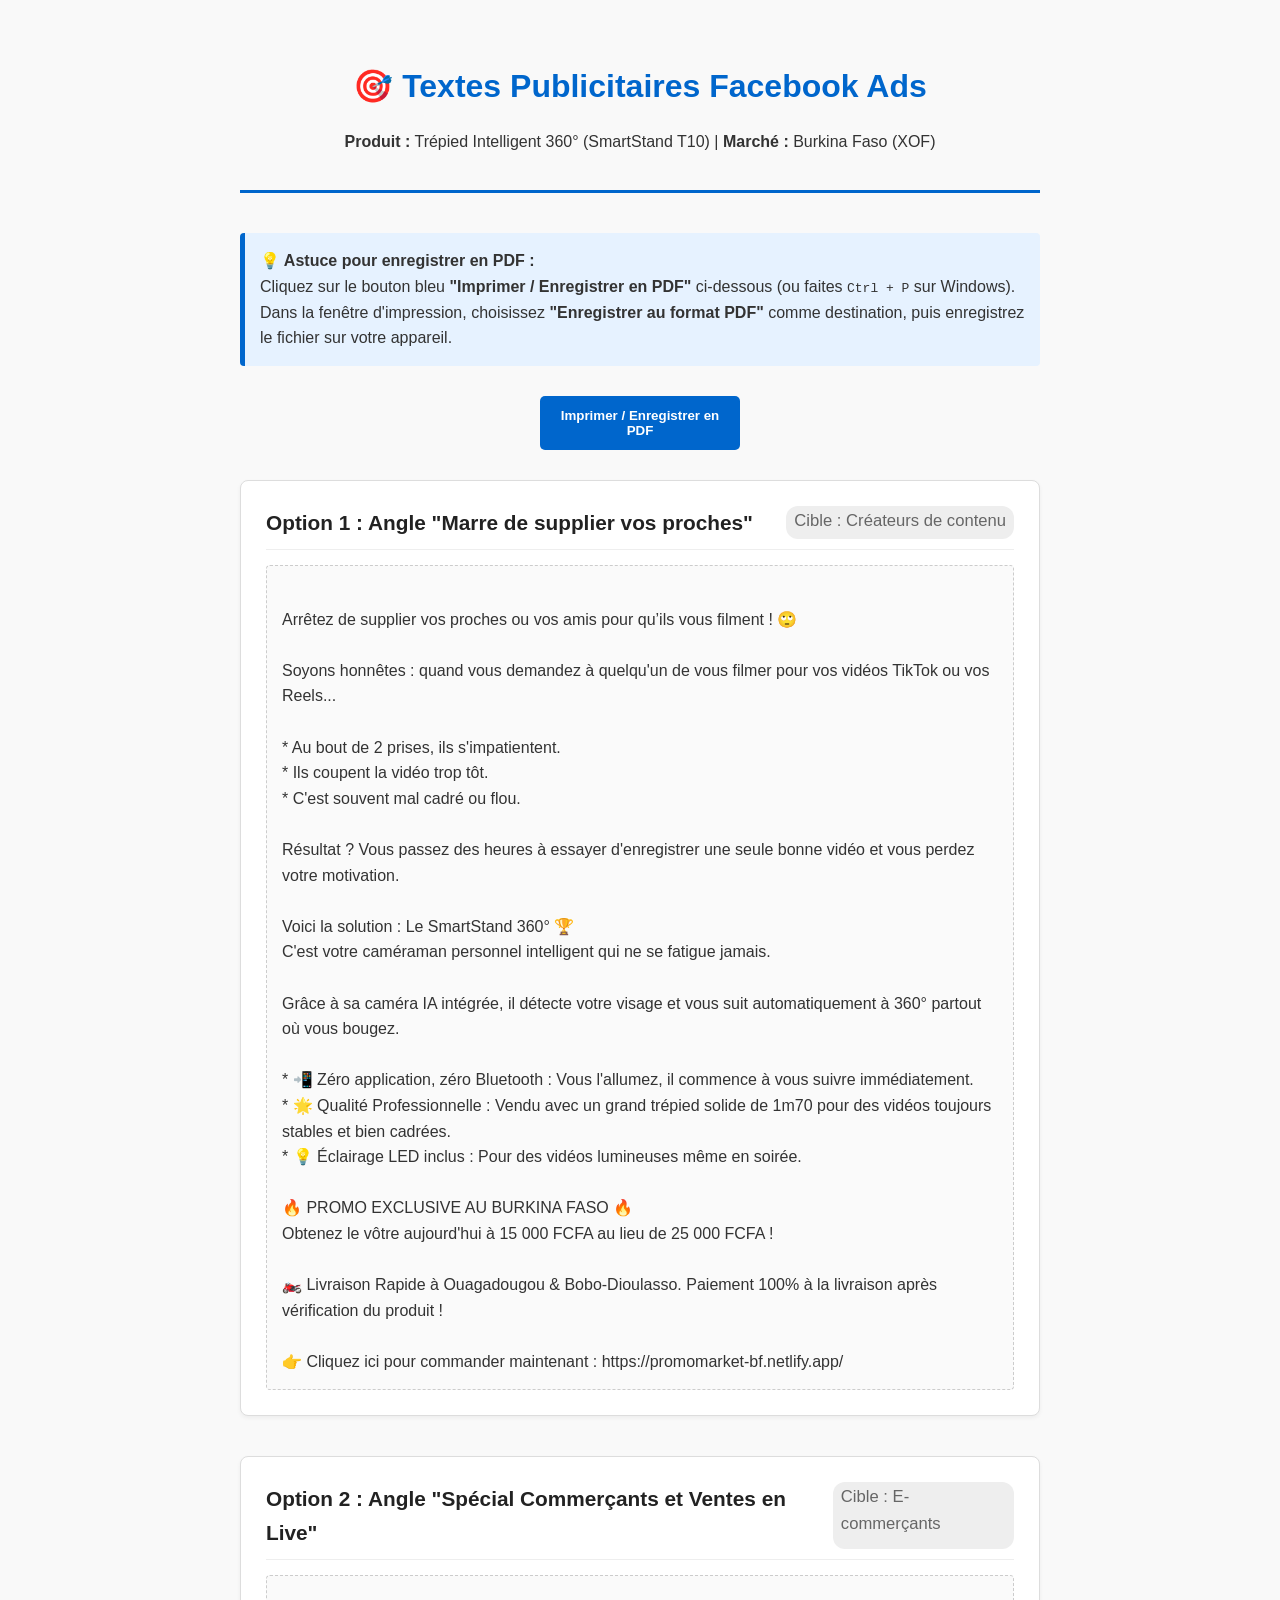
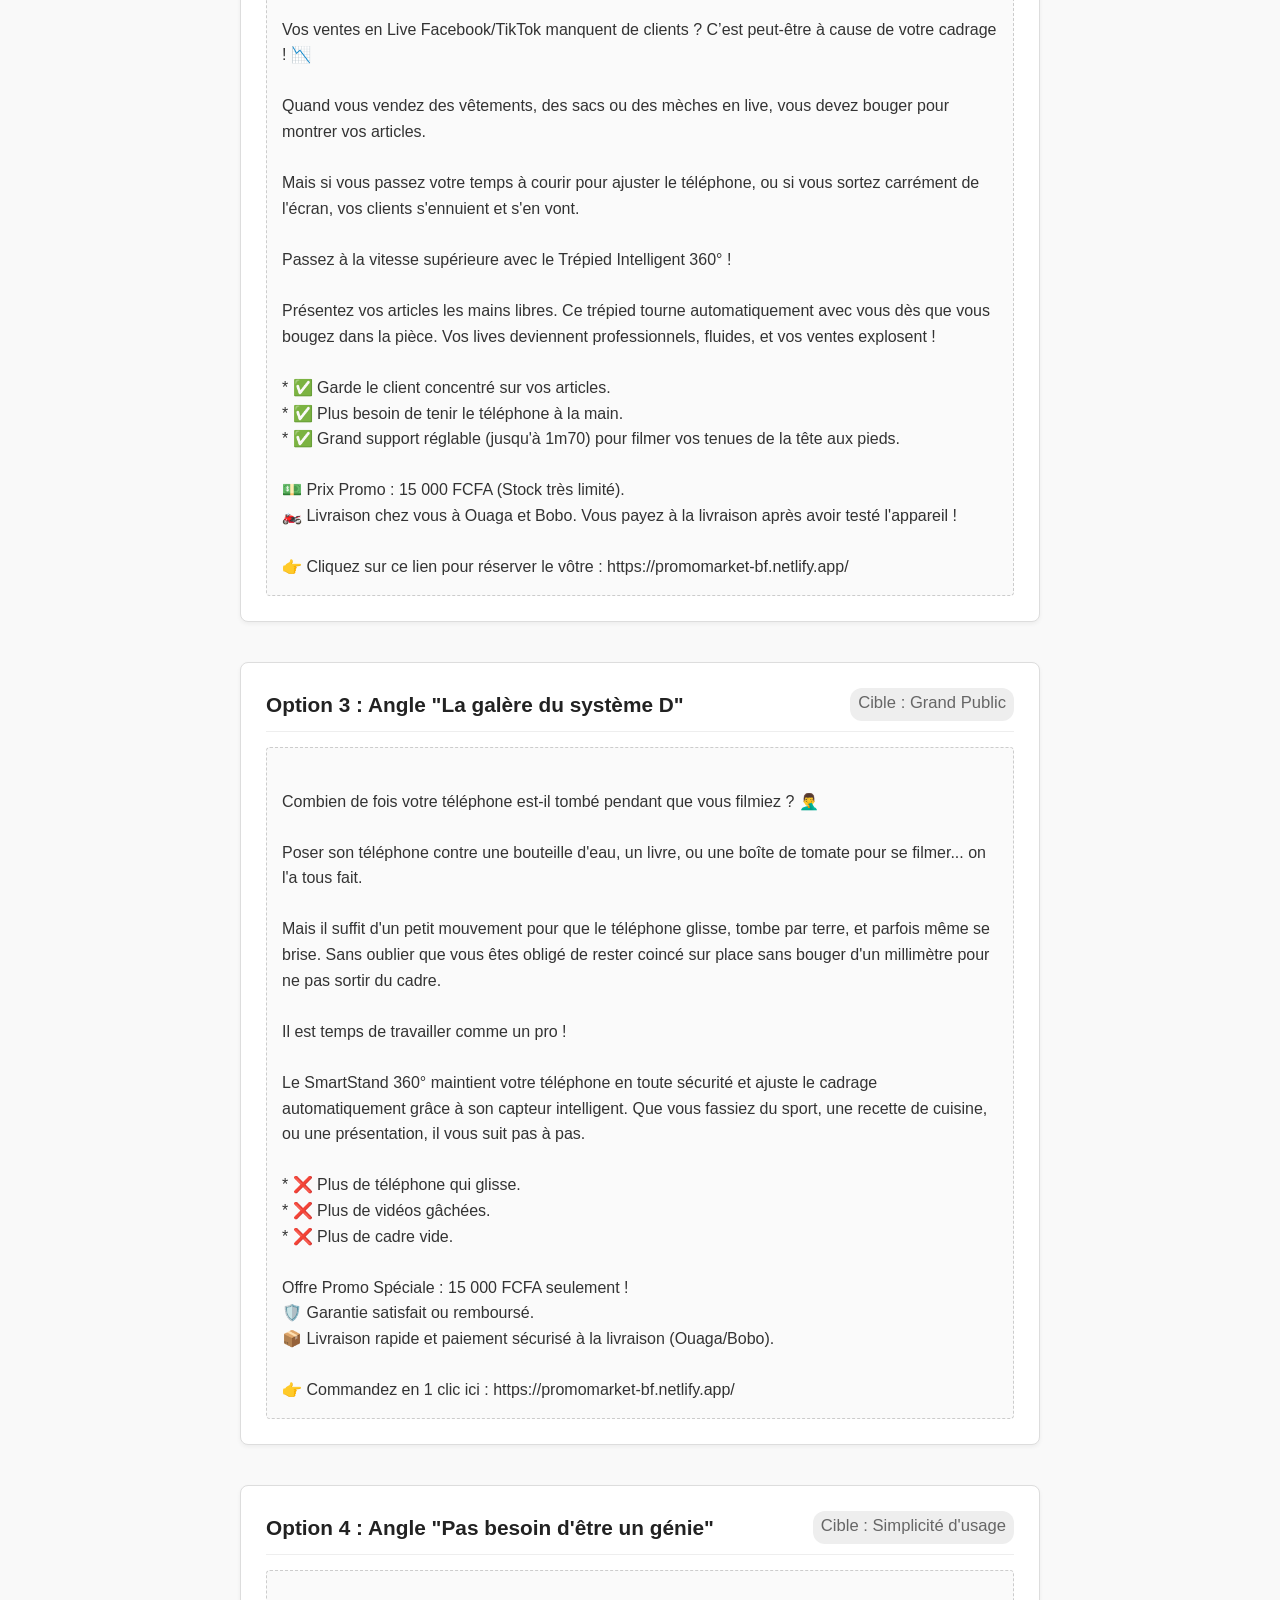
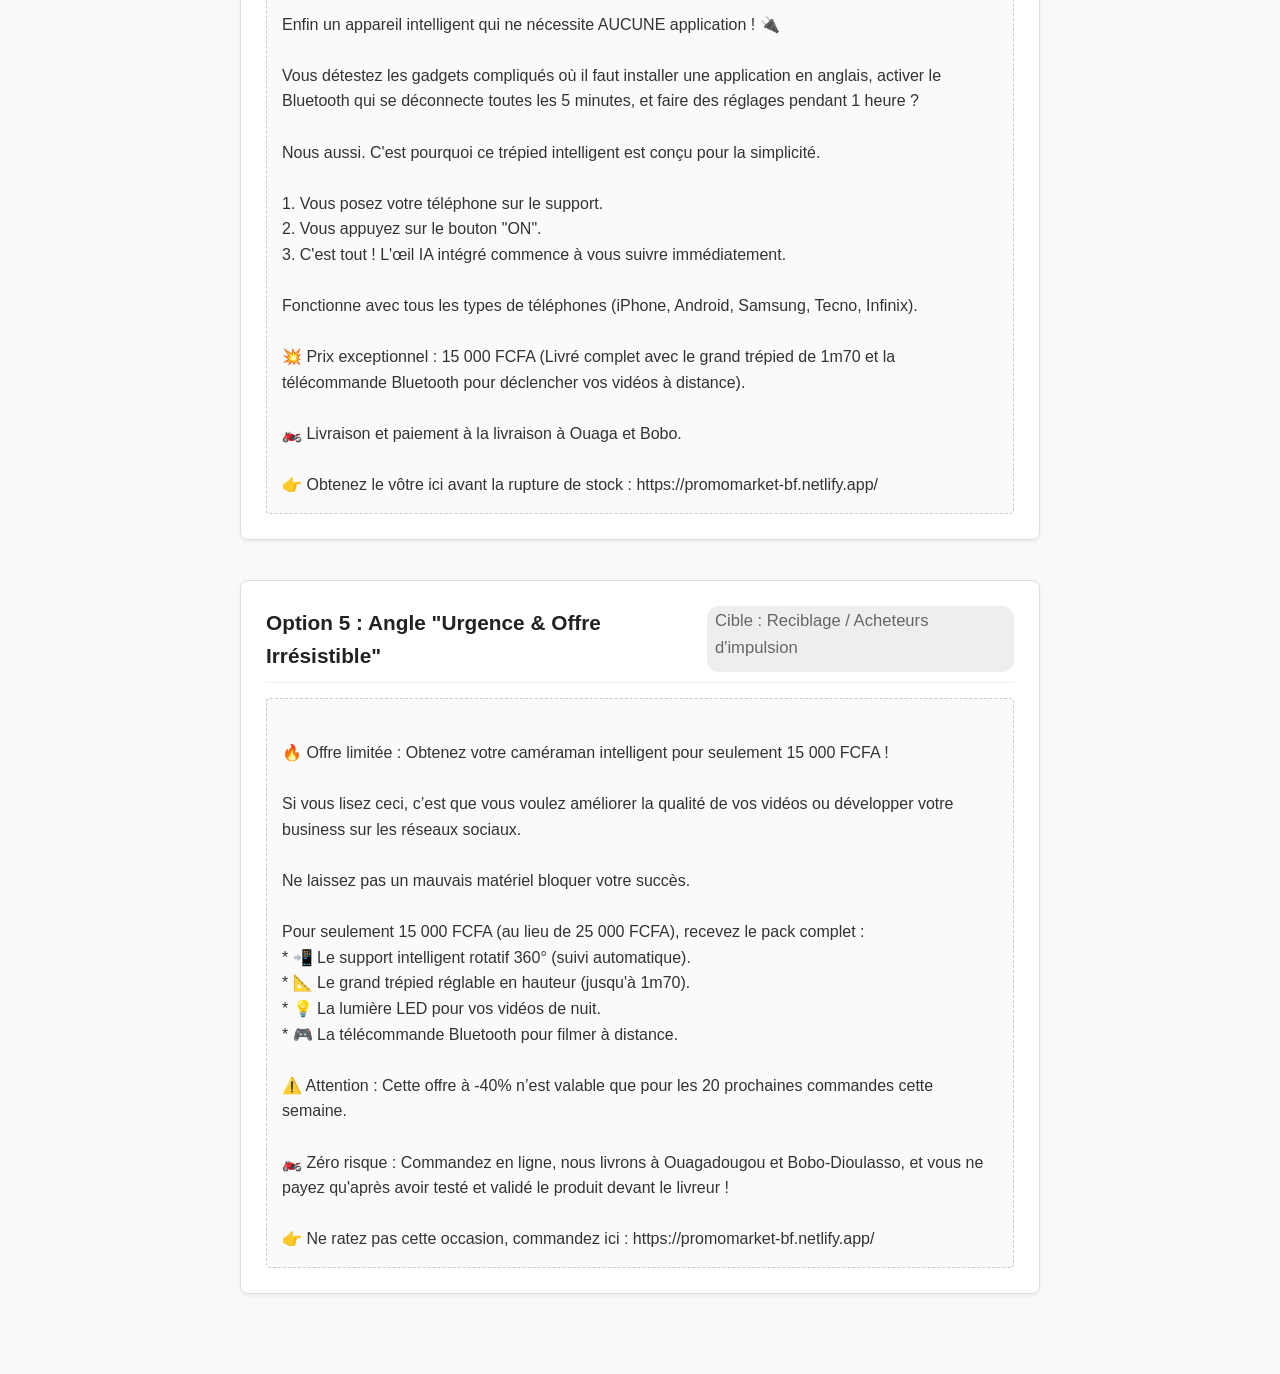
<file: textes_publicitaires_trepied.html>
<!DOCTYPE html>
<html lang="fr">
<head>
    <meta charset="UTF-8">
    <meta name="viewport" content="width=device-width, initial-scale=1.0">
    <title>Textes Publicitaires Facebook Ads - Trépied Intelligent 360°</title>
    <style>
        body {
            font-family: 'Segoe UI', Tahoma, Geneva, Verdana, sans-serif;
            line-height: 1.6;
            color: #333;
            max-width: 800px;
            margin: 0 auto;
            padding: 40px 20px;
            background-color: #f9f9f9;
        }
        .header {
            text-align: center;
            border-bottom: 3px solid #0066cc;
            padding-bottom: 20px;
            margin-bottom: 40px;
        }
        h1 {
            color: #0066cc;
            margin-bottom: 10px;
        }
        .intro-box {
            background-color: #e6f2ff;
            border-left: 5px solid #0066cc;
            padding: 15px;
            margin-bottom: 30px;
            border-radius: 4px;
        }
        .ad-card {
            background: #fff;
            border: 1px solid #ddd;
            border-radius: 8px;
            padding: 25px;
            margin-bottom: 40px;
            box-shadow: 0 2px 4px rgba(0,0,0,0.05);
            page-break-inside: avoid;
        }
        .ad-title {
            color: #222;
            border-bottom: 1px solid #eee;
            padding-bottom: 10px;
            margin-top: 0;
            margin-bottom: 15px;
            font-size: 1.3em;
            display: flex;
            justify-content: space-between;
        }
        .ad-title span {
            font-size: 0.8em;
            color: #666;
            background: #eee;
            padding: 2px 8px;
            border-radius: 12px;
        }
        .ad-body {
            white-space: pre-line;
            background: #fafafa;
            padding: 15px;
            border-radius: 4px;
            border: 1px dashed #ccc;
            font-family: Arial, sans-serif;
        }
        .btn-print {
            display: block;
            width: 200px;
            margin: 30px auto;
            padding: 12px 20px;
            background-color: #0066cc;
            color: #fff;
            text-align: center;
            text-decoration: none;
            font-weight: bold;
            border-radius: 5px;
            cursor: pointer;
            border: none;
        }
        .btn-print:hover {
            background-color: #0052a3;
        }
        @media print {
            body {
                background-color: #fff;
                padding: 0;
            }
            .btn-print {
                display: none;
            }
            .ad-card {
                box-shadow: none;
                border: 1px solid #ccc;
            }
        }
    </style>
</head>
<body>

    <div class="header">
        <h1>🎯 Textes Publicitaires Facebook Ads</h1>
        <p><strong>Produit :</strong> Trépied Intelligent 360° (SmartStand T10) | <strong>Marché :</strong> Burkina Faso (XOF)</p>
    </div>

    <div class="intro-box">
        <strong>💡 Astuce pour enregistrer en PDF :</strong><br>
        Cliquez sur le bouton bleu <strong>"Imprimer / Enregistrer en PDF"</strong> ci-dessous (ou faites <code>Ctrl + P</code> sur Windows). Dans la fenêtre d'impression, choisissez <strong>"Enregistrer au format PDF"</strong> comme destination, puis enregistrez le fichier sur votre appareil.
    </div>

    <button class="btn-print" onclick="window.print()">Imprimer / Enregistrer en PDF</button>

    <!-- Option 1 -->
    <div class="ad-card">
        <div class="ad-title">
            <strong>Option 1 : Angle "Marre de supplier vos proches"</strong>
            <span>Cible : Créateurs de contenu</span>
        </div>
        <div class="ad-body">
Arrêtez de supplier vos proches ou vos amis pour qu’ils vous filment ! 🙄

Soyons honnêtes : quand vous demandez à quelqu'un de vous filmer pour vos vidéos TikTok ou vos Reels... 

* Au bout de 2 prises, ils s'impatientent.
* Ils coupent la vidéo trop tôt.
* C'est souvent mal cadré ou flou.

Résultat ? Vous passez des heures à essayer d'enregistrer une seule bonne vidéo et vous perdez votre motivation. 

Voici la solution : Le SmartStand 360° 🏆
C'est votre caméraman personnel intelligent qui ne se fatigue jamais. 

Grâce à sa caméra IA intégrée, il détecte votre visage et vous suit automatiquement à 360° partout où vous bougez. 

* 📲 Zéro application, zéro Bluetooth : Vous l'allumez, il commence à vous suivre immédiatement.
* 🌟 Qualité Professionnelle : Vendu avec un grand trépied solide de 1m70 pour des vidéos toujours stables et bien cadrées.
* 💡 Éclairage LED inclus : Pour des vidéos lumineuses même en soirée.

🔥 PROMO EXCLUSIVE AU BURKINA FASO 🔥
Obtenez le vôtre aujourd'hui à 15 000 FCFA au lieu de 25 000 FCFA !

🏍️ Livraison Rapide à Ouagadougou & Bobo-Dioulasso. Paiement 100% à la livraison après vérification du produit !

👉 Cliquez ici pour commander maintenant : https://promomarket-bf.netlify.app/
        </div>
    </div>

    <!-- Option 2 -->
    <div class="ad-card">
        <div class="ad-title">
            <strong>Option 2 : Angle "Spécial Commerçants et Ventes en Live"</strong>
            <span>Cible : E-commerçants</span>
        </div>
        <div class="ad-body">
Vos ventes en Live Facebook/TikTok manquent de clients ? C’est peut-être à cause de votre cadrage ! 📉

Quand vous vendez des vêtements, des sacs ou des mèches en live, vous devez bouger pour montrer vos articles. 

Mais si vous passez votre temps à courir pour ajuster le téléphone, ou si vous sortez carrément de l'écran, vos clients s'ennuient et s'en vont. 

Passez à la vitesse supérieure avec le Trépied Intelligent 360° !

Présentez vos articles les mains libres. Ce trépied tourne automatiquement avec vous dès que vous bougez dans la pièce. Vos lives deviennent professionnels, fluides, et vos ventes explosent !

* ✅ Garde le client concentré sur vos articles.
* ✅ Plus besoin de tenir le téléphone à la main.
* ✅ Grand support réglable (jusqu'à 1m70) pour filmer vos tenues de la tête aux pieds.

💵 Prix Promo : 15 000 FCFA (Stock très limité).
🏍️ Livraison chez vous à Ouaga et Bobo. Vous payez à la livraison après avoir testé l'appareil !

👉 Cliquez sur ce lien pour réserver le vôtre : https://promomarket-bf.netlify.app/
        </div>
    </div>

    <!-- Option 3 -->
    <div class="ad-card">
        <div class="ad-title">
            <strong>Option 3 : Angle "La galère du système D"</strong>
            <span>Cible : Grand Public</span>
        </div>
        <div class="ad-body">
Combien de fois votre téléphone est-il tombé pendant que vous filmiez ? 🤦‍♂️

Poser son téléphone contre une bouteille d'eau, un livre, ou une boîte de tomate pour se filmer... on l'a tous fait. 

Mais il suffit d'un petit mouvement pour que le téléphone glisse, tombe par terre, et parfois même se brise. Sans oublier que vous êtes obligé de rester coincé sur place sans bouger d'un millimètre pour ne pas sortir du cadre.

Il est temps de travailler comme un pro !

Le SmartStand 360° maintient votre téléphone en toute sécurité et ajuste le cadrage automatiquement grâce à son capteur intelligent. Que vous fassiez du sport, une recette de cuisine, ou une présentation, il vous suit pas à pas.

* ❌ Plus de téléphone qui glisse.
* ❌ Plus de vidéos gâchées.
* ❌ Plus de cadre vide.

Offre Promo Spéciale : 15 000 FCFA seulement !
🛡️ Garantie satisfait ou remboursé.
📦 Livraison rapide et paiement sécurisé à la livraison (Ouaga/Bobo).

👉 Commandez en 1 clic ici : https://promomarket-bf.netlify.app/
        </div>
    </div>

    <!-- Option 4 -->
    <div class="ad-card">
        <div class="ad-title">
            <strong>Option 4 : Angle "Pas besoin d'être un génie"</strong>
            <span>Cible : Simplicité d'usage</span>
        </div>
        <div class="ad-body">
Enfin un appareil intelligent qui ne nécessite AUCUNE application ! 🔌

Vous détestez les gadgets compliqués où il faut installer une application en anglais, activer le Bluetooth qui se déconnecte toutes les 5 minutes, et faire des réglages pendant 1 heure ?

Nous aussi. C'est pourquoi ce trépied intelligent est conçu pour la simplicité.

1. Vous posez votre téléphone sur le support.
2. Vous appuyez sur le bouton "ON".
3. C'est tout ! L'œil IA intégré commence à vous suivre immédiatement.

Fonctionne avec tous les types de téléphones (iPhone, Android, Samsung, Tecno, Infinix). 

💥 Prix exceptionnel : 15 000 FCFA (Livré complet avec le grand trépied de 1m70 et la télécommande Bluetooth pour déclencher vos vidéos à distance).

🏍️ Livraison et paiement à la livraison à Ouaga et Bobo.

👉 Obtenez le vôtre ici avant la rupture de stock : https://promomarket-bf.netlify.app/
        </div>
    </div>

    <!-- Option 5 -->
    <div class="ad-card">
        <div class="ad-title">
            <strong>Option 5 : Angle "Urgence & Offre Irrésistible"</strong>
            <span>Cible : Reciblage / Acheteurs d'impulsion</span>
        </div>
        <div class="ad-body">
🔥 Offre limitée : Obtenez votre caméraman intelligent pour seulement 15 000 FCFA !

Si vous lisez ceci, c’est que vous voulez améliorer la qualité de vos vidéos ou développer votre business sur les réseaux sociaux. 

Ne laissez pas un mauvais matériel bloquer votre succès.

Pour seulement 15 000 FCFA (au lieu de 25 000 FCFA), recevez le pack complet :
* 📲 Le support intelligent rotatif 360° (suivi automatique).
* 📐 Le grand trépied réglable en hauteur (jusqu'à 1m70).
* 💡 La lumière LED pour vos vidéos de nuit.
* 🎮 La télécommande Bluetooth pour filmer à distance.

⚠️ Attention : Cette offre à -40% n’est valable que pour les 20 prochaines commandes cette semaine. 

🏍️ Zéro risque : Commandez en ligne, nous livrons à Ouagadougou et Bobo-Dioulasso, et vous ne payez qu'après avoir testé et validé le produit devant le livreur !

👉 Ne ratez pas cette occasion, commandez ici : https://promomarket-bf.netlify.app/
        </div>
    </div>

</body>
</html>
</file>
<file: style.css>
/* ==========================================================================
   DESIGN SYSTEM & VARIABLES (PREMIUM LIGHT THEME)
   ========================================================================== */
:root {
    --bg-main: #f8fafc; /* Blanc ardoise ultra-pro */
    --bg-card: #ffffff; /* Cartes blanches style Shopify */
    --bg-card-hover: #f1f5f9;
    --border-color: #e2e8f0; /* Bordures douces */
    --text-primary: #0f172a; /* Texte principal sombre très lisible */
    --text-secondary: #475569; /* Texte secondaire gris cool */
    
    /* Accents Premium */
    --accent-purple: #6d28d9; /* Violet royal Shopify */
    --accent-purple-glow: rgba(109, 40, 217, 0.08);
    --accent-emerald: #059669; /* Émeraude professionnel */
    --accent-emerald-glow: rgba(5, 150, 105, 0.08);
    --whatsapp-green: #25d366;
    --whatsapp-green-glow: rgba(37, 211, 102, 0.15);
    
    /* Typographies & Arrondis */
    --font-family: 'Outfit', sans-serif;
    --border-radius-lg: 16px;
    --border-radius-md: 8px;
    --transition-smooth: all 0.3s cubic-bezier(0.4, 0, 0.2, 1);
    --box-shadow-soft: 0 4px 20px rgba(15, 23, 42, 0.05);
    --box-shadow-medium: 0 10px 30px rgba(15, 23, 42, 0.08);
}

/* ==========================================================================
   BASE STYLES & SCROLLBAR
   ========================================================================== */
* {
    box-sizing: border-box;
    margin: 0;
    padding: 0;
}

html {
    scroll-behavior: smooth;
    font-size: 16px;
}

body {
    background-color: var(--bg-main);
    color: var(--text-primary);
    font-family: var(--font-family);
    line-height: 1.6;
    overflow-x: hidden;
    -webkit-font-smoothing: antialiased;
    padding-bottom: 80px; /* Espace pour la barre collante sur mobile */
}

/* Scrollbar Style */
::-webkit-scrollbar {
    width: 8px;
}
::-webkit-scrollbar-track {
    background: var(--bg-main);
}
::-webkit-scrollbar-thumb {
    background: #cbd5e1;
    border-radius: 50px;
}
::-webkit-scrollbar-thumb:hover {
    background: var(--accent-purple);
}

/* Titles */
.section-title {
    text-align: center;
    margin-bottom: 3rem;
    padding: 0 1rem;
}

.section-title h2 {
    font-size: 2.25rem;
    font-weight: 800;
    margin-bottom: 0.75rem;
    color: var(--text-primary);
}

.section-title p {
    color: var(--text-secondary);
    font-size: 1.1rem;
    max-width: 600px;
    margin: 0 auto;
}

/* ==========================================================================
   PROMO BAR & HEADER
   ========================================================================== */
.promo-bar {
    background: linear-gradient(90deg, var(--accent-purple) 0%, #a855f7 100%);
    color: #fff;
    text-align: center;
    padding: 0.6rem 1rem;
    font-size: 0.82rem;
    font-weight: 700;
    letter-spacing: 0.5px;
    position: sticky;
    top: 0;
    z-index: 100;
}

.main-header {
    background-color: rgba(255, 255, 255, 0.85);
    backdrop-filter: blur(12px);
    border-bottom: 1px solid var(--border-color);
    padding: 1rem 0;
    position: sticky;
    top: 33px;
    z-index: 99;
}

.header-container {
    max-width: 1200px;
    margin: 0 auto;
    padding: 0 1.5rem;
    display: flex;
    justify-content: space-between;
    align-items: center;
}

.logo {
    font-size: 1.5rem;
    font-weight: 800;
    color: var(--text-primary);
    letter-spacing: -0.5px;
}

.logo-accent {
    color: var(--accent-purple);
}

.header-right {
    display: flex;
    align-items: center;
    gap: 1.5rem;
}

.stock-status {
    font-size: 0.85rem;
    color: var(--text-secondary);
    display: flex;
    align-items: center;
    gap: 0.5rem;
}

.stock-status i {
    color: var(--accent-emerald);
    font-size: 0.6rem;
    animation: blink 1.5s infinite;
}

@keyframes blink {
    0%, 100% { opacity: 0.4; }
    50% { opacity: 1; }
}

.btn-header {
    background-color: var(--bg-card);
    border: 1px solid var(--border-color);
    color: var(--text-primary);
    padding: 0.5rem 1.25rem;
    border-radius: var(--border-radius-md);
    text-decoration: none;
    font-weight: 600;
    font-size: 0.9rem;
    transition: var(--transition-smooth);
}

.btn-header:hover {
    background-color: var(--accent-purple);
    border-color: var(--accent-purple);
    color: #fff;
    box-shadow: 0 4px 12px var(--accent-purple-glow);
}

/* ==========================================================================
   HERO / PRODUCT BOX
   ========================================================================== */
.hero-section {
    padding: 3rem 1.5rem;
}

.hero-container {
    max-width: 1200px;
    margin: 0 auto;
    display: grid;
    grid-template-columns: 1fr;
    gap: 3rem;
}

@media (min-width: 992px) {
    .hero-container {
        grid-template-columns: 1fr 1fr;
        align-items: start;
    }
}

/* Gallery details */
.hero-gallery {
    display: flex;
    flex-direction: column;
    gap: 1.5rem;
}

.badge {
    background-color: rgba(109, 40, 217, 0.08);
    color: var(--accent-purple);
    border: 1px solid rgba(109, 40, 217, 0.15);
    padding: 0.35rem 0.85rem;
    border-radius: 50px;
    font-size: 0.8rem;
    font-weight: 700;
    margin-bottom: 0.5rem;
    display: inline-block;
    width: fit-content;
}

.main-image-container {
    background-color: #ffffff;
    border: 1px solid var(--border-color);
    border-radius: var(--border-radius-lg);
    overflow: hidden;
    aspect-ratio: 1;
    display: flex;
    align-items: center;
    justify-content: center;
    position: relative;
    box-shadow: var(--box-shadow-medium);
}

.main-image-container img {
    max-width: 100%;
    max-height: 100%;
    object-fit: contain;
    transition: var(--transition-smooth);
}

.gallery-thumbnails {
    display: grid;
    grid-template-columns: repeat(auto-fit, minmax(60px, 1fr));
    gap: 0.75rem;
}

.thumbnail {
    background-color: #ffffff;
    border: 2px solid var(--border-color);
    border-radius: var(--border-radius-md);
    padding: 0.25rem;
    aspect-ratio: 1;
    cursor: pointer;
    transition: var(--transition-smooth);
    width: 100%;
    object-fit: contain;
}

.thumbnail:hover, 
.thumbnail.active {
    border-color: var(--accent-purple);
    box-shadow: var(--box-shadow-soft);
}

/* Buy box information */
.hero-buy-box h1 {
    font-size: 2.25rem;
    font-weight: 800;
    line-height: 1.25;
    margin-bottom: 0.75rem;
    color: var(--text-primary);
}

.tagline {
    font-size: 1.05rem;
    color: var(--text-secondary);
    margin-bottom: 1.25rem;
}

.reviews-short {
    display: flex;
    align-items: center;
    gap: 0.75rem;
    margin-bottom: 1.5rem;
}

.reviews-short .stars {
    color: #fbbf24;
}

.reviews-short span {
    font-size: 0.85rem;
    color: var(--text-secondary);
}

.price-container {
    display: flex;
    align-items: center;
    gap: 1rem;
    margin-bottom: 2rem;
    background-color: #ffffff;
    border: 1px solid var(--border-color);
    padding: 1rem 1.5rem;
    border-radius: var(--border-radius-lg);
    width: 100%;
    max-width: 450px;
    box-shadow: var(--box-shadow-soft);
}

.price-new {
    font-size: 1.8rem;
    font-weight: 800;
    color: var(--accent-emerald);
}

.price-old {
    font-size: 1.2rem;
    text-decoration: line-through;
    color: var(--text-secondary);
}

.price-discount {
    background-color: rgba(5, 150, 105, 0.1);
    color: var(--accent-emerald);
    padding: 0.25rem 0.5rem;
    border-radius: var(--border-radius-md);
    font-size: 0.75rem;
    font-weight: 700;
}

/* Premium White Checkout Form */
.mini-checkout-wrapper {
    background: #ffffff;
    border: 1px solid var(--border-color);
    padding: 2rem 1.5rem;
    border-radius: var(--border-radius-lg);
    box-shadow: var(--box-shadow-medium);
}

.mini-checkout-wrapper h3 {
    font-size: 1.25rem;
    font-weight: 800;
    margin-bottom: 0.25rem;
    color: var(--text-primary);
}

.form-sub {
    font-size: 0.85rem;
    color: var(--text-secondary);
    margin-bottom: 1.5rem;
}

.order-form {
    display: flex;
    flex-direction: column;
    gap: 1.25rem;
}

.form-group {
    display: flex;
    flex-direction: column;
    gap: 0.4rem;
}

.form-group label {
    font-size: 0.85rem;
    font-weight: 700;
    color: var(--text-primary);
}

.required {
    color: #ef4444;
}

.input-wrapper {
    position: relative;
    display: flex;
    align-items: center;
}

.input-wrapper i {
    position: absolute;
    left: 1rem;
    color: var(--text-secondary);
    font-size: 1rem;
}

.order-form input,
.order-form select {
    width: 100%;
    background-color: #f8fafc;
    border: 1px solid var(--border-color);
    color: var(--text-primary);
    padding: 0.9rem 1rem 0.9rem 2.75rem;
    border-radius: var(--border-radius-md);
    font-family: var(--font-family);
    font-size: 0.95rem;
    transition: var(--transition-smooth);
}

.order-form input::placeholder {
    color: #94a3b8;
}

.order-form input:focus,
.order-form select:focus {
    outline: none;
    border-color: var(--accent-purple);
    background-color: #ffffff;
    box-shadow: 0 0 0 3px var(--accent-purple-glow);
}

.order-form input:focus + i,
.order-form select:focus + i {
    color: var(--accent-purple);
}

.total-display {
    background-color: rgba(5, 150, 105, 0.03);
    border: 1px dashed var(--accent-emerald);
    padding: 1rem;
    border-radius: var(--border-radius-md);
    display: flex;
    justify-content: space-between;
    align-items: center;
    font-size: 1rem;
}

.total-display span {
    color: var(--text-secondary);
    font-weight: 600;
}

.total-display strong {
    font-size: 1.4rem;
    color: var(--accent-emerald);
    font-weight: 800;
}

/* Order Submit button */
.btn-submit {
    background: linear-gradient(135deg, var(--whatsapp-green) 0%, #16a34a 100%);
    color: #fff;
    border: none;
    padding: 1.1rem;
    font-size: 1.05rem;
    font-weight: 800;
    border-radius: var(--border-radius-md);
    cursor: pointer;
    display: flex;
    justify-content: center;
    align-items: center;
    gap: 0.75rem;
    box-shadow: 0 4px 15px rgba(37, 211, 102, 0.3);
    transition: var(--transition-smooth);
}

.btn-submit:hover {
    transform: translateY(-2px);
    box-shadow: 0 6px 20px rgba(37, 211, 102, 0.5);
}

.btn-submit:disabled {
    opacity: 0.7;
    cursor: not-allowed;
}

@keyframes pulse {
    0% { box-shadow: 0 0 0 0 rgba(37, 211, 102, 0.5); }
    70% { box-shadow: 0 0 0 12px rgba(37, 211, 102, 0); }
    100% { box-shadow: 0 0 0 0 rgba(37, 211, 102, 0); }
}

.pulse {
    animation: pulse 2.5s infinite;
}

.form-footer-note {
    font-size: 0.75rem;
    color: var(--text-secondary);
    text-align: center;
    display: flex;
    align-items: center;
    justify-content: center;
    gap: 0.4rem;
}

/* ==========================================================================
   TABS SECTION (SHOPIFY STYLE)
   ========================================================================== */
.tabs-section {
    padding: 4rem 1.5rem;
}

.tabs-container {
    max-width: 900px;
    margin: 0 auto;
    background-color: #ffffff;
    border: 1px solid var(--border-color);
    border-radius: var(--border-radius-lg);
    overflow: hidden;
    box-shadow: var(--box-shadow-soft);
}

.tabs-header {
    display: flex;
    border-bottom: 1px solid var(--border-color);
    background-color: #f8fafc;
    overflow-x: auto;
}

/* Hide scrollbar */
.tabs-header::-webkit-scrollbar {
    display: none;
}

.tab-btn {
    flex: 1;
    min-width: 140px;
    background: none;
    border: none;
    color: var(--text-secondary);
    padding: 1.25rem 1rem;
    font-family: var(--font-family);
    font-weight: 700;
    font-size: 0.95rem;
    cursor: pointer;
    transition: var(--transition-smooth);
    border-bottom: 2px solid transparent;
    text-align: center;
    white-space: nowrap;
}

.tab-btn:hover {
    color: var(--text-primary);
}

.tab-btn.active {
    color: var(--accent-purple);
    border-bottom-color: var(--accent-purple);
    background-color: #ffffff;
}

.tabs-content {
    padding: 2.5rem 1.75rem;
}

.tab-pane {
    display: none;
    animation: fadeIn 0.4s ease;
}

.tab-pane.active {
    display: block;
}

@keyframes fadeIn {
    from { opacity: 0; transform: translateY(5px); }
    to { opacity: 1; transform: translateY(0); }
}

/* Tab 1: Description details */
.tab-desc-content h3 {
    margin-bottom: 1rem;
    font-size: 1.5rem;
    color: var(--text-primary);
}

.tab-desc-content > p {
    color: var(--text-secondary);
    margin-bottom: 2.5rem;
}

/* Gesture Control Guide */
.gesture-guide {
    background-color: #f8fafc;
    border: 1px solid var(--border-color);
    border-radius: var(--border-radius-lg);
    padding: 2rem 1.5rem;
    margin-bottom: 2.5rem;
}

.gesture-guide h4 {
    font-size: 1.15rem;
    font-weight: 700;
    margin-bottom: 0.25rem;
    color: var(--text-primary);
}

.gesture-sub {
    font-size: 0.85rem;
    color: var(--text-secondary);
    margin-bottom: 1.5rem;
}

.gesture-grid {
    display: grid;
    grid-template-columns: 1fr;
    gap: 1.5rem;
}

@media (min-width: 576px) {
    .gesture-grid {
        grid-template-columns: 1fr 1fr;
    }
}

.gesture-card {
    background-color: #ffffff;
    border: 1px solid var(--border-color);
    padding: 1.5rem;
    border-radius: var(--border-radius-md);
    text-align: center;
    box-shadow: var(--box-shadow-soft);
    transition: var(--transition-smooth);
}

.gesture-card:hover {
    border-color: var(--accent-purple);
    transform: translateY(-2px);
}

.gesture-icon {
    font-size: 2.5rem;
    display: block;
    margin-bottom: 0.75rem;
}

.gesture-card h5 {
    font-size: 1.05rem;
    font-weight: 700;
    margin-bottom: 0.5rem;
    color: var(--text-primary);
}

.gesture-card p {
    font-size: 0.85rem;
    color: var(--text-secondary);
}

/* Highlight section in Description */
.desc-feature-highlight {
    display: grid;
    grid-template-columns: 1fr;
    gap: 2rem;
    align-items: center;
    margin-top: 2rem;
}

@media (min-width: 768px) {
    .desc-feature-highlight {
        grid-template-columns: 0.8fr 1.2fr;
    }
}

.desc-feature-highlight img {
    width: 100%;
    border-radius: var(--border-radius-lg);
    border: 1px solid var(--border-color);
    box-shadow: var(--box-shadow-soft);
}

.desc-feature-highlight h4 {
    font-size: 1.25rem;
    font-weight: 700;
    margin-bottom: 0.75rem;
    color: var(--text-primary);
}

.desc-feature-highlight p {
    font-size: 0.95rem;
    color: var(--text-secondary);
}

/* Tab 2: Specs Table */
.specs-table-wrapper {
    overflow-x: auto;
}

.specs-table {
    width: 100%;
    border-collapse: collapse;
    font-size: 0.95rem;
}

.specs-table th,
.specs-table td {
    padding: 1rem;
    text-align: left;
    border-bottom: 1px solid var(--border-color);
}

.specs-table th {
    background-color: #f8fafc;
    color: var(--text-primary);
    font-weight: 700;
}

.specs-table td:first-child {
    color: var(--text-primary);
    font-weight: 700;
    width: 35%;
}

.specs-table td:last-child {
    color: var(--text-secondary);
}

/* Tab 3: Shipping info */
.shipping-info-grid {
    display: grid;
    grid-template-columns: 1fr;
    gap: 1.5rem;
}

@media (min-width: 768px) {
    .shipping-info-grid {
        grid-template-columns: repeat(3, 1fr);
    }
}

.shipping-card {
    background-color: #ffffff;
    border: 1px solid var(--border-color);
    padding: 2rem 1.5rem;
    border-radius: var(--border-radius-lg);
    display: flex;
    flex-direction: column;
    align-items: center;
    text-align: center;
    box-shadow: var(--box-shadow-soft);
}

.shipping-card i {
    font-size: 2.25rem;
    color: var(--accent-purple);
    margin-bottom: 1rem;
}

.shipping-card h4 {
    font-size: 1.1rem;
    font-weight: 700;
    margin-bottom: 0.75rem;
    color: var(--text-primary);
}

.shipping-card p {
    font-size: 0.85rem;
    color: var(--text-secondary);
    margin-bottom: 1rem;
}

.shipping-card ul {
    list-style: none;
    font-size: 0.85rem;
    color: var(--text-secondary);
    text-align: left;
}

.shipping-card ul li {
    position: relative;
    padding-left: 1.25rem;
    margin-bottom: 0.4rem;
}

.shipping-card ul li::before {
    content: "•";
    color: var(--accent-purple);
    font-weight: bold;
    position: absolute;
    left: 0;
}

/* Tab 4: Reviews list */
.reviews-summary-box {
    display: flex;
    align-items: center;
    gap: 1.5rem;
    background-color: #f8fafc;
    border: 1px solid var(--border-color);
    padding: 1.5rem;
    border-radius: var(--border-radius-lg);
    margin-bottom: 2rem;
}

.rating-number {
    font-size: 3rem;
    font-weight: 800;
    color: var(--text-primary);
}

.reviews-list {
    display: flex;
    flex-direction: column;
    gap: 1.5rem;
}

.review-item {
    border-bottom: 1px solid var(--border-color);
    padding-bottom: 1.5rem;
}

.review-header {
    display: flex;
    justify-content: space-between;
    font-size: 0.9rem;
    margin-bottom: 0.4rem;
}

.review-item strong {
    color: var(--text-primary);
}

.review-date {
    color: var(--text-secondary);
}

.review-item .stars {
    color: #fbbf24;
    font-size: 0.8rem;
    margin-bottom: 0.75rem;
}

.review-item p {
    font-size: 0.95rem;
    color: var(--text-secondary);
    line-height: 1.6;
}

/* ==========================================================================
   FAQ SECTION
   ========================================================================== */
.faq-section {
    padding: 4rem 1.5rem;
}

.faq-container {
    max-width: 800px;
    margin: 0 auto;
    display: flex;
    flex-direction: column;
    gap: 1rem;
}

.faq-item {
    background-color: #ffffff;
    border: 1px solid var(--border-color);
    border-radius: var(--border-radius-md);
    overflow: hidden;
    box-shadow: var(--box-shadow-soft);
    transition: var(--transition-smooth);
}

.faq-question {
    width: 100%;
    background: none;
    border: none;
    color: var(--text-primary);
    padding: 1.5rem;
    font-size: 1.05rem;
    font-weight: 700;
    text-align: left;
    display: flex;
    justify-content: space-between;
    align-items: center;
    cursor: pointer;
    font-family: var(--font-family);
}

.faq-question i {
    color: var(--accent-purple);
    font-size: 0.9rem;
    transition: transform 0.3s ease;
}

.faq-answer {
    max-height: 0;
    overflow: hidden;
    transition: max-height 0.3s ease-out, padding 0.3s ease-out;
    padding: 0 1.5rem;
    color: var(--text-secondary);
    font-size: 0.95rem;
}

/* Active styles */
.faq-item.active {
    border-color: var(--accent-purple);
}

.faq-item.active .faq-question i {
    transform: rotate(45deg);
}

.faq-item.active .faq-answer {
    padding-bottom: 1.5rem;
}

/* ==========================================================================
   FOOTER
   ========================================================================== */
.main-footer {
    border-top: 1px solid var(--border-color);
    padding: 4rem 1.5rem 2rem;
    background-color: #0f172a; /* Garde une structure sombre solide en bas */
    color: #f8fafc;
}

.main-footer .logo {
    color: #ffffff;
}

.footer-container {
    max-width: 1200px;
    margin: 0 auto;
    display: flex;
    flex-direction: column;
    align-items: center;
    text-align: center;
    gap: 2rem;
}

.footer-logo {
    font-size: 1.8rem;
    font-weight: 800;
    letter-spacing: -0.5px;
}

.footer-contact {
    display: flex;
    flex-direction: column;
    gap: 0.5rem;
    color: #cbd5e1;
}

.footer-contact i {
    color: var(--accent-purple);
    margin-right: 0.5rem;
}

.footer-bottom {
    width: 100%;
    border-top: 1px solid rgba(255,255,255,0.08);
    padding-top: 2rem;
    margin-top: 1rem;
    font-size: 0.8rem;
    color: #94a3b8;
}

/* ==========================================================================
   STICKY BOTTOM BUY BAR
   ========================================================================== */
.sticky-buy-bar {
    position: fixed;
    bottom: -100px;
    left: 0;
    width: 100%;
    background-color: rgba(255, 255, 255, 0.95);
    backdrop-filter: blur(12px);
    border-top: 1px solid var(--border-color);
    padding: 0.8rem 1.5rem;
    z-index: 98;
    transition: var(--transition-smooth);
    box-shadow: 0 -5px 20px rgba(0,0,0,0.05);
}

.sticky-buy-bar.show {
    bottom: 0;
}

.sticky-bar-container {
    max-width: 600px;
    margin: 0 auto;
    display: flex;
    justify-content: space-between;
    align-items: center;
    gap: 1rem;
}

.sticky-bar-info {
    display: flex;
    flex-direction: column;
}

.sticky-bar-info strong {
    font-size: 0.95rem;
    color: var(--text-primary);
}

.sticky-price {
    font-size: 1.15rem;
    font-weight: 800;
    color: var(--accent-emerald);
}

.sticky-bar-btn {
    background: linear-gradient(135deg, var(--accent-purple) 0%, #7c3aed 100%);
    color: #fff;
    text-decoration: none;
    font-weight: 700;
    font-size: 0.9rem;
    padding: 0.75rem 1.25rem;
    border-radius: var(--border-radius-md);
    box-shadow: 0 4px 12px var(--accent-purple-glow);
    transition: var(--transition-smooth);
    white-space: nowrap;
}

.sticky-bar-btn:hover {
    box-shadow: 0 6px 15px rgba(109, 40, 217, 0.3);
}

@media (min-width: 992px) {
    .sticky-buy-bar {
        display: none !important;
    }
    body {
        padding-bottom: 0;
    }
}

/* ==========================================================================
   FLOATING WHATSAPP WIDGET
   ========================================================================== */
.whatsapp-float-widget {
    position: fixed;
    bottom: 20px;
    right: 20px;
    background-color: #ffffff;
    border: 1px solid var(--border-color);
    border-radius: 50px;
    padding: 0.5rem 1rem 0.5rem 0.5rem;
    display: flex;
    align-items: center;
    gap: 0.75rem;
    text-decoration: none;
    color: var(--text-primary);
    box-shadow: 0 8px 25px rgba(15, 23, 42, 0.08);
    z-index: 97;
    transition: var(--transition-smooth);
}

.whatsapp-float-widget:hover {
    transform: translateY(-3px);
    border-color: rgba(37, 211, 102, 0.3);
    box-shadow: 0 12px 30px rgba(15, 23, 42, 0.12);
}

.widget-avatar-container {
    position: relative;
    width: 40px;
    height: 40px;
}

.widget-avatar-container img {
    width: 100%;
    height: 100%;
    object-fit: cover;
    border-radius: 50%;
}

.online-indicator {
    position: absolute;
    bottom: 0;
    right: 0;
    width: 11px;
    height: 11px;
    background-color: #10b981;
    border: 2px solid #ffffff;
    border-radius: 50%;
}

.widget-text-container {
    display: none;
    flex-direction: column;
}

@media (min-width: 576px) {
    .widget-text-container {
        display: flex;
    }
}

.widget-text-container strong {
    font-size: 0.85rem;
    font-weight: 700;
}

.widget-text-container span {
    font-size: 0.7rem;
    color: var(--text-secondary);
}

.whatsapp-widget-icon {
    background-color: var(--whatsapp-green);
    width: 32px;
    height: 32px;
    border-radius: 50%;
    display: flex;
    align-items: center;
    justify-content: center;
    font-size: 1.1rem;
    color: #fff;
    box-shadow: 0 0 8px rgba(37, 211, 102, 0.3);
}

/* ==========================================================================
   HOMEPAGE (CATALOG) SPECIFIC STYLES
   ========================================================================== */
.home-hero-section {
    padding: 6rem 1.5rem;
    background: radial-gradient(circle at 50% 50%, rgba(109, 40, 217, 0.04) 0%, rgba(255, 255, 255, 0) 100%);
    text-align: center;
    border-bottom: 1px solid var(--border-color);
}

.home-hero-container {
    max-width: 800px;
    margin: 0 auto;
    display: flex;
    flex-direction: column;
    align-items: center;
    gap: 1.5rem;
}

.home-hero-container h1 {
    font-size: 3rem;
    font-weight: 800;
    line-height: 1.15;
    color: var(--text-primary);
}

.home-hero-subtitle {
    font-size: 1.2rem;
    color: var(--text-secondary);
    max-width: 650px;
}

.catalog-section {
    padding: 5rem 1.5rem;
    max-width: 1200px;
    margin: 0 auto;
}

.product-grid {
    display: grid;
    grid-template-columns: 1fr;
    gap: 2rem;
    margin-top: 3rem;
}

@media (min-width: 768px) {
    .product-grid {
        grid-template-columns: repeat(2, 1fr);
    }
}

@media (min-width: 992px) {
    .product-grid {
        grid-template-columns: repeat(3, 1fr);
    }
}

.product-card {
    background-color: #ffffff;
    border: 1px solid var(--border-color);
    border-radius: var(--border-radius-lg);
    overflow: hidden;
    display: flex;
    flex-direction: column;
    position: relative;
    box-shadow: var(--box-shadow-soft);
    transition: var(--transition-smooth);
}

.product-card:hover {
    transform: translateY(-5px);
    box-shadow: var(--box-shadow-medium);
}

.product-card-badge {
    position: absolute;
    top: 1rem;
    left: 1rem;
    background-color: var(--accent-emerald);
    color: #fff;
    font-size: 0.75rem;
    font-weight: 700;
    padding: 0.3rem 0.75rem;
    border-radius: 50px;
    z-index: 2;
}

.product-card-badge.badge-soon {
    background-color: var(--text-secondary);
}

.product-card-image {
    aspect-ratio: 1.2;
    background-color: #f8fafc;
    display: flex;
    align-items: center;
    justify-content: center;
    overflow: hidden;
    border-bottom: 1px solid var(--border-color);
}

.product-card-image img {
    max-width: 80%;
    max-height: 80%;
    object-fit: contain;
    transition: var(--transition-smooth);
}

.product-card:hover .product-card-image img {
    transform: scale(1.05);
}

.product-card-content {
    padding: 1.5rem;
    display: flex;
    flex-direction: column;
    flex-grow: 1;
}

.product-card-content h3 {
    font-size: 1.15rem;
    font-weight: 800;
    margin-bottom: 0.5rem;
    color: var(--text-primary);
}

.product-card-desc {
    font-size: 0.85rem;
    color: var(--text-secondary);
    margin-bottom: 1.5rem;
    flex-grow: 1;
}

.product-card-pricing {
    display: flex;
    align-items: center;
    gap: 0.75rem;
    margin-bottom: 1.25rem;
}

.card-price-new {
    font-weight: 800;
    color: var(--accent-emerald);
    font-size: 1.2rem;
}

.card-price-old {
    text-decoration: line-through;
    color: var(--text-secondary);
    font-size: 0.95rem;
}

.btn-product-view {
    display: block;
    width: 100%;
    text-align: center;
    background-color: var(--accent-purple);
    color: #fff;
    text-decoration: none;
    font-weight: 700;
    font-size: 0.9rem;
    padding: 0.85rem;
    border-radius: var(--border-radius-md);
    transition: var(--transition-smooth);
    box-shadow: 0 4px 10px var(--accent-purple-glow);
}

.btn-product-view:hover {
    background-color: #5b21b6;
    box-shadow: 0 6px 15px rgba(109, 40, 217, 0.25);
}

.product-disabled {
    border-color: #e2e8f0;
    background-color: #fafafa;
}

.product-disabled:hover {
    transform: none;
    box-shadow: var(--box-shadow-soft);
}

.btn-disabled {
    background-color: #cbd5e1;
    color: #64748b;
    box-shadow: none;
    cursor: not-allowed;
}

.btn-disabled:hover {
    background-color: #cbd5e1;
    box-shadow: none;
}
</file>
